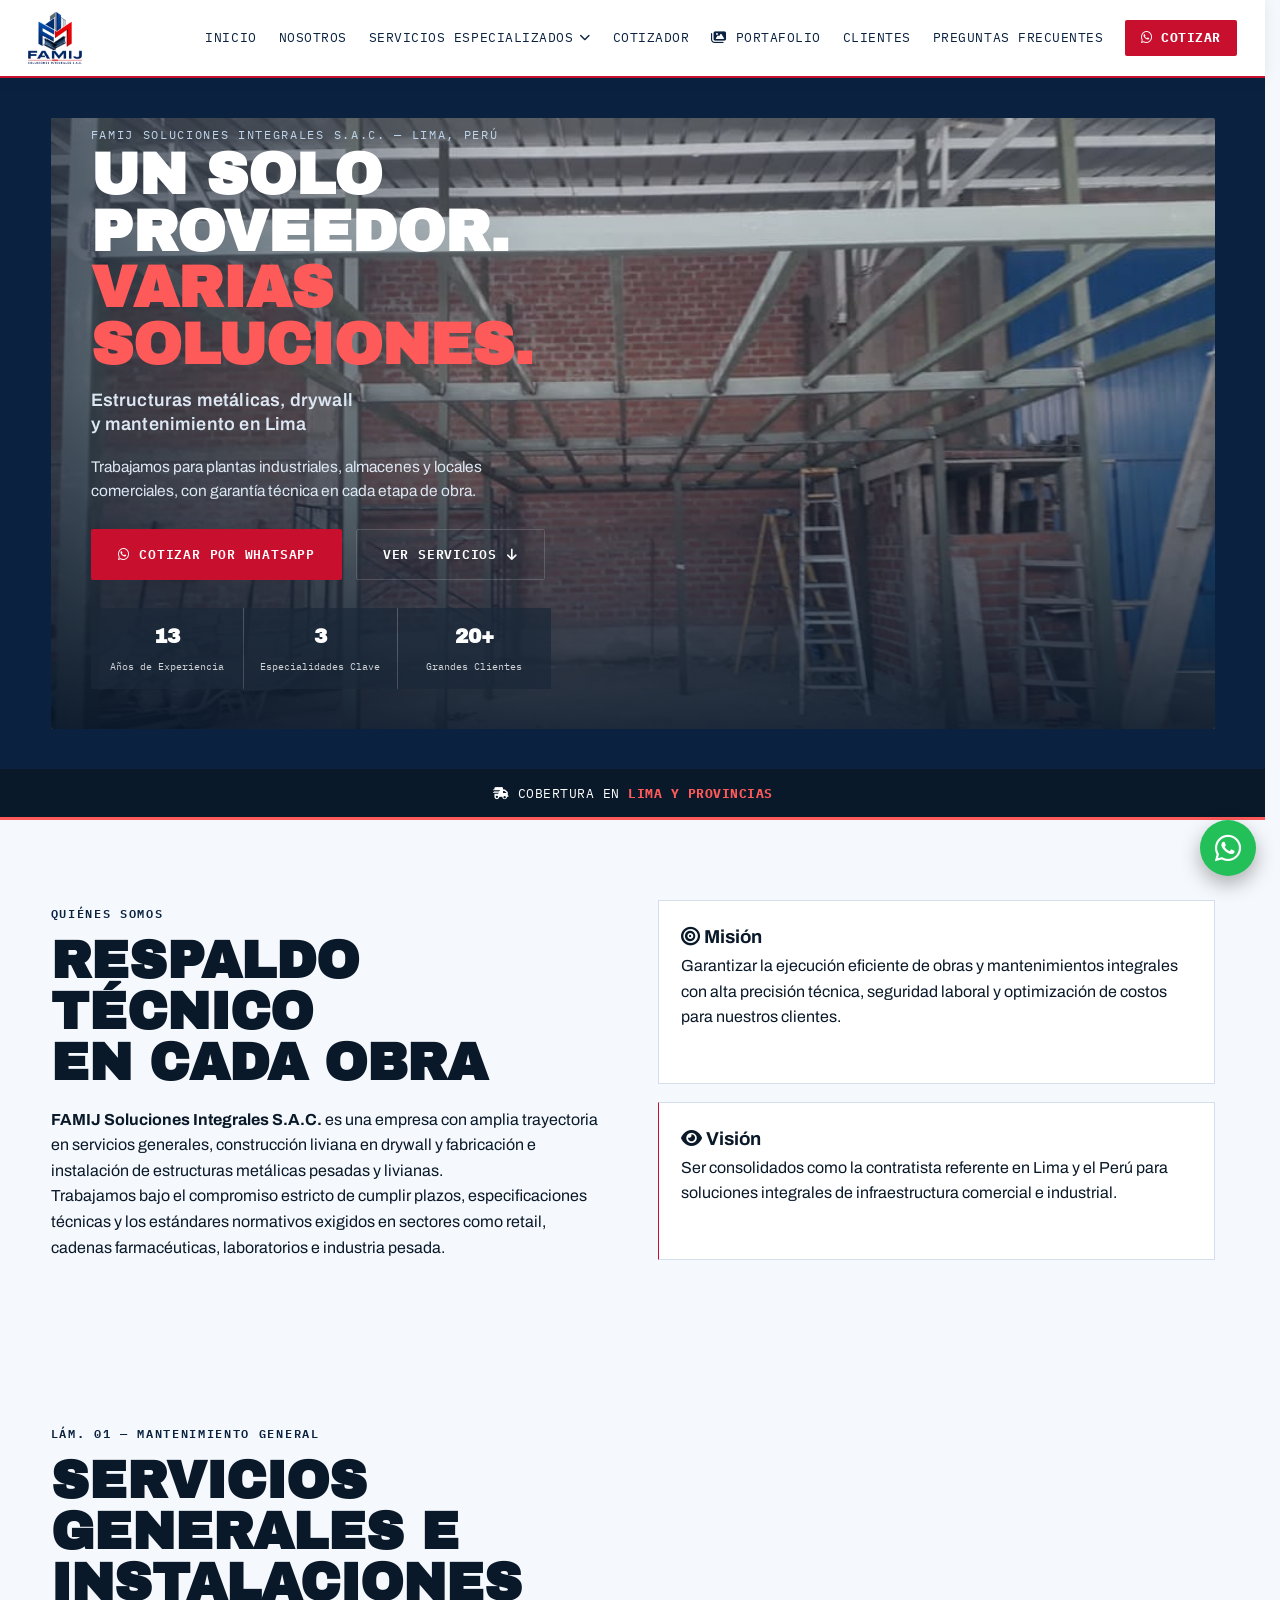
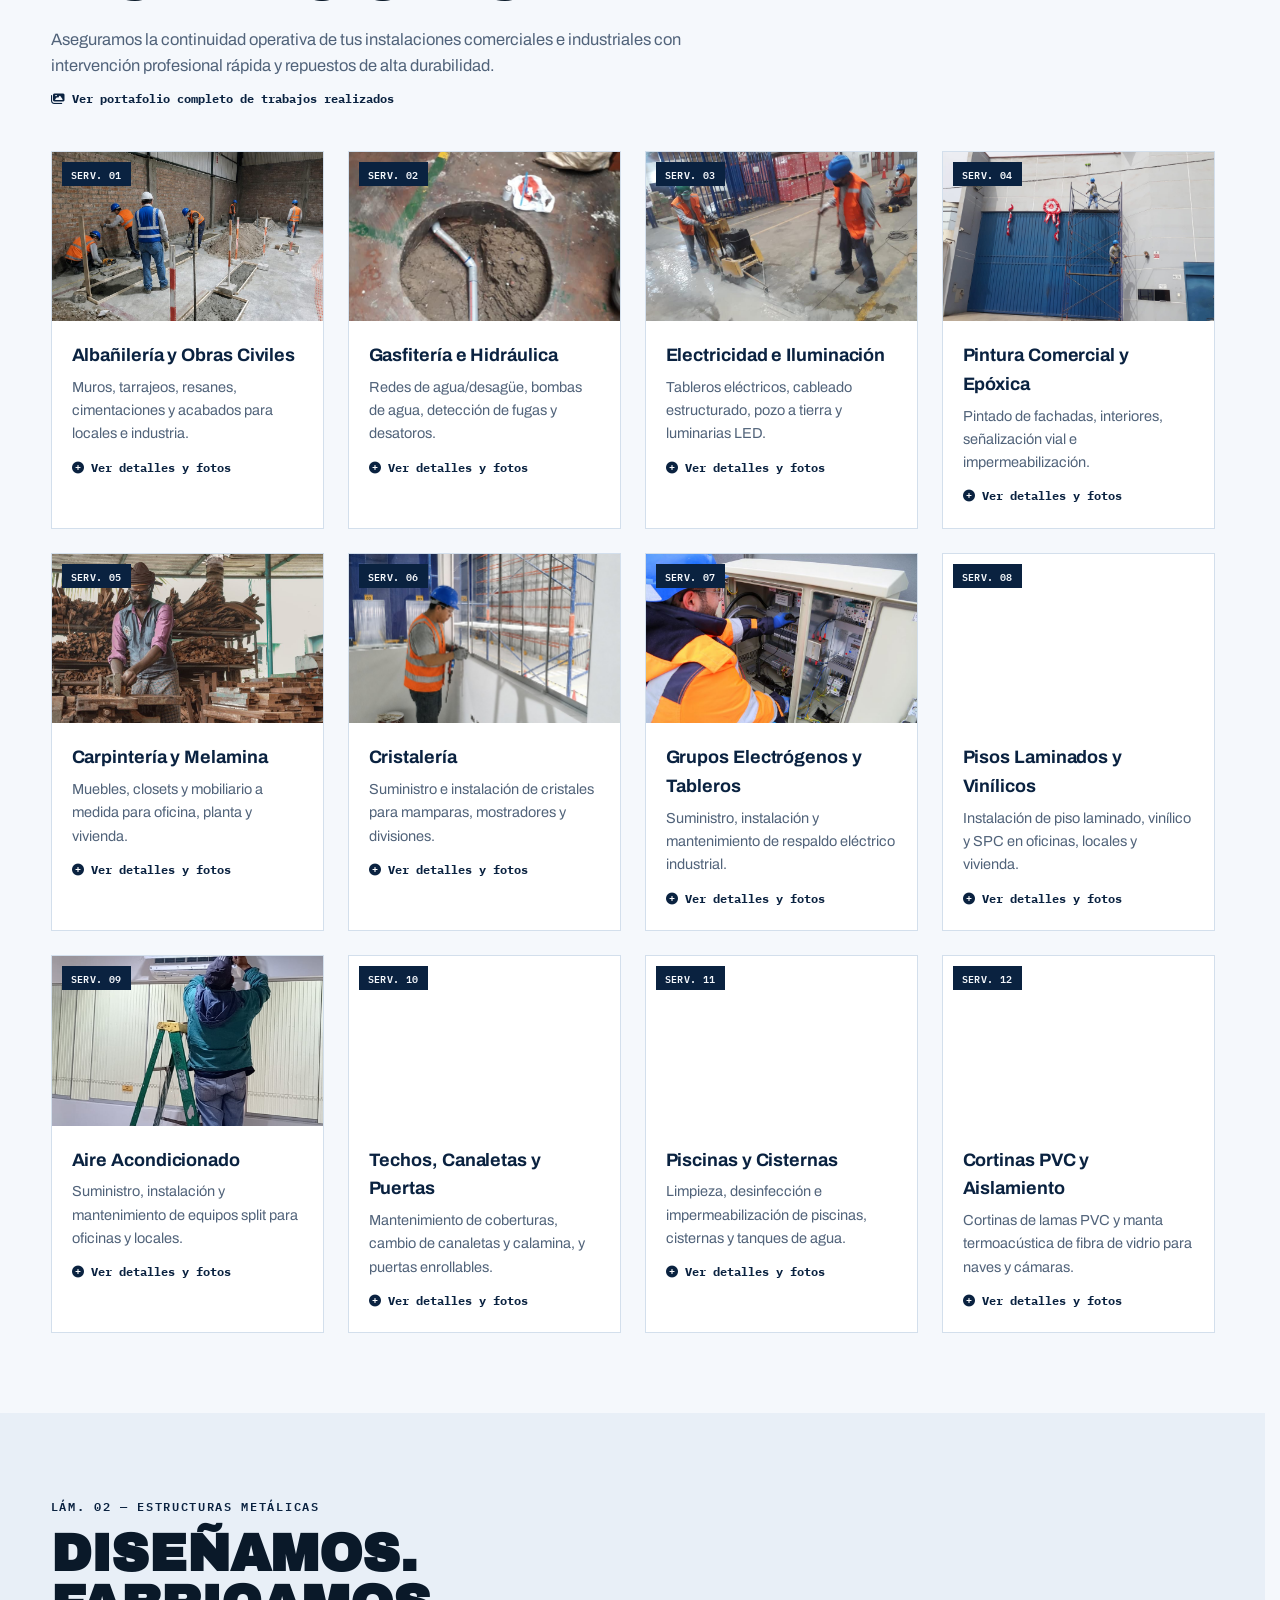
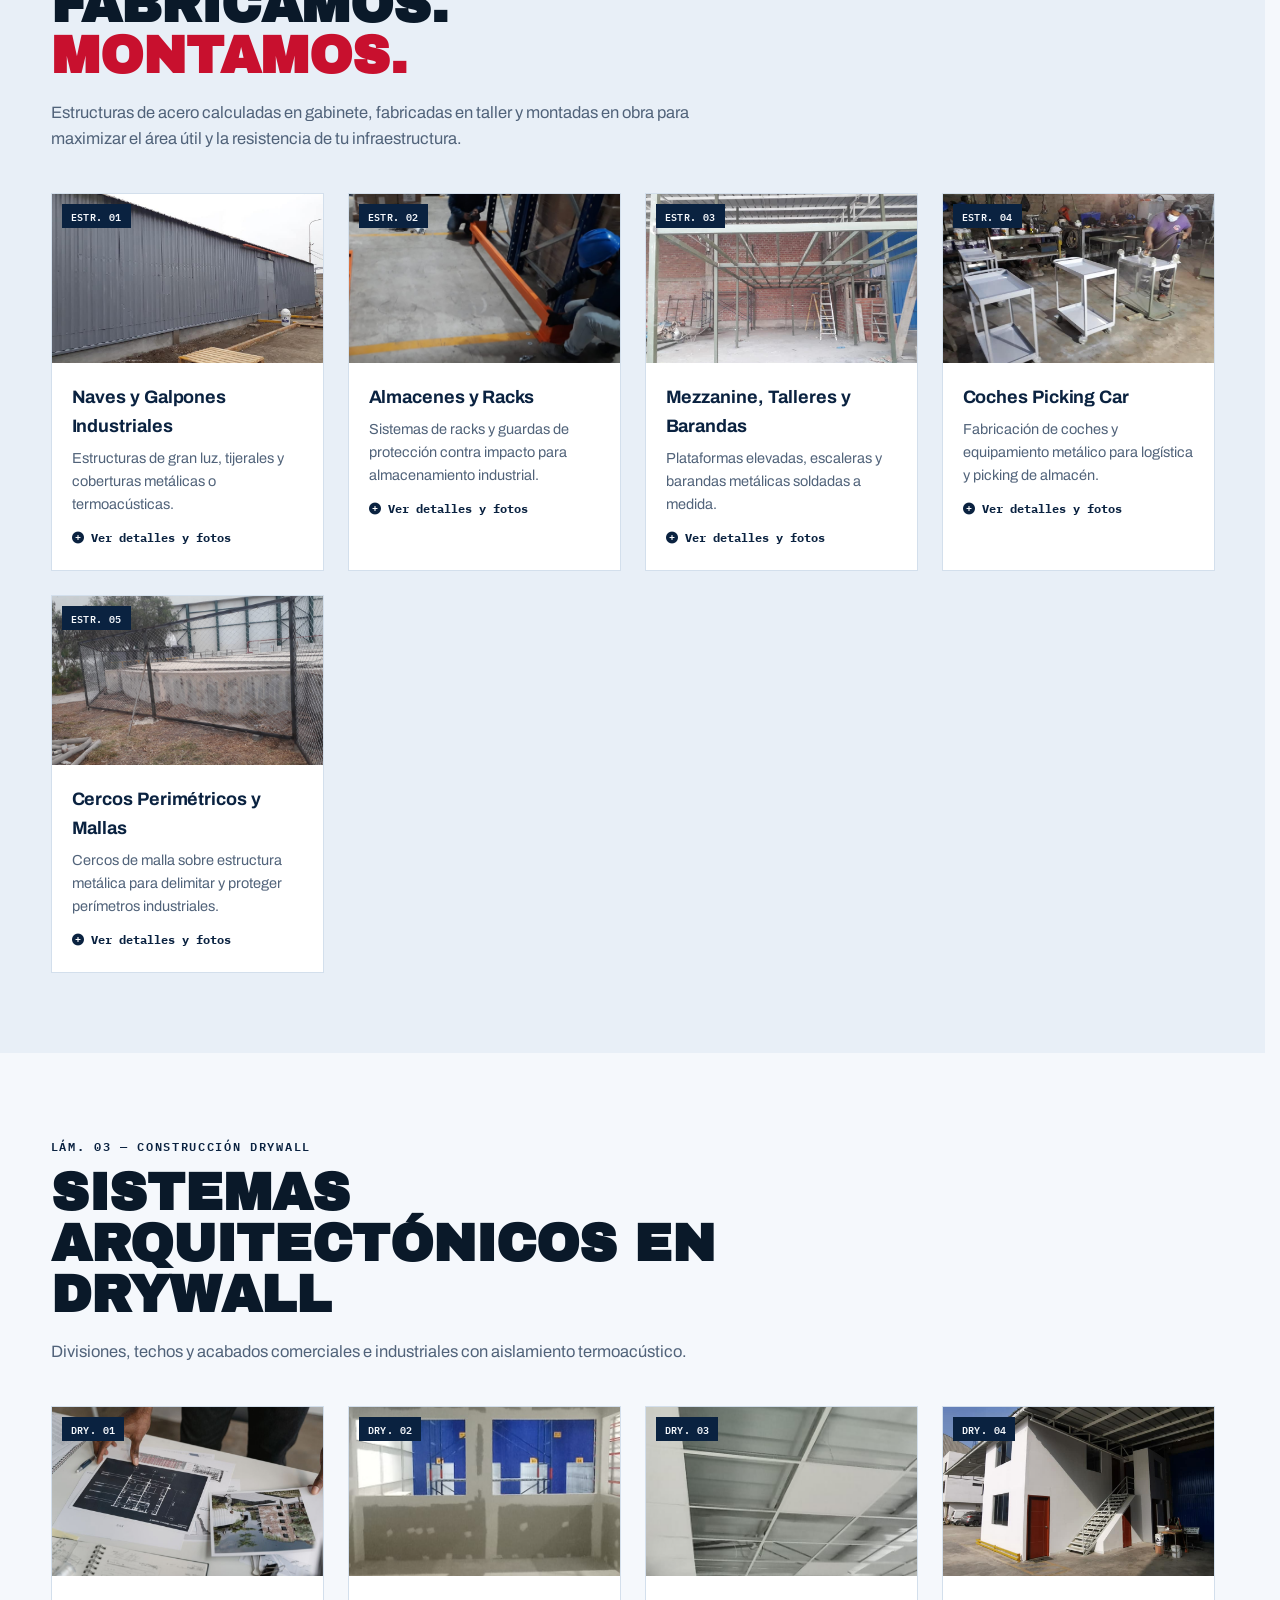
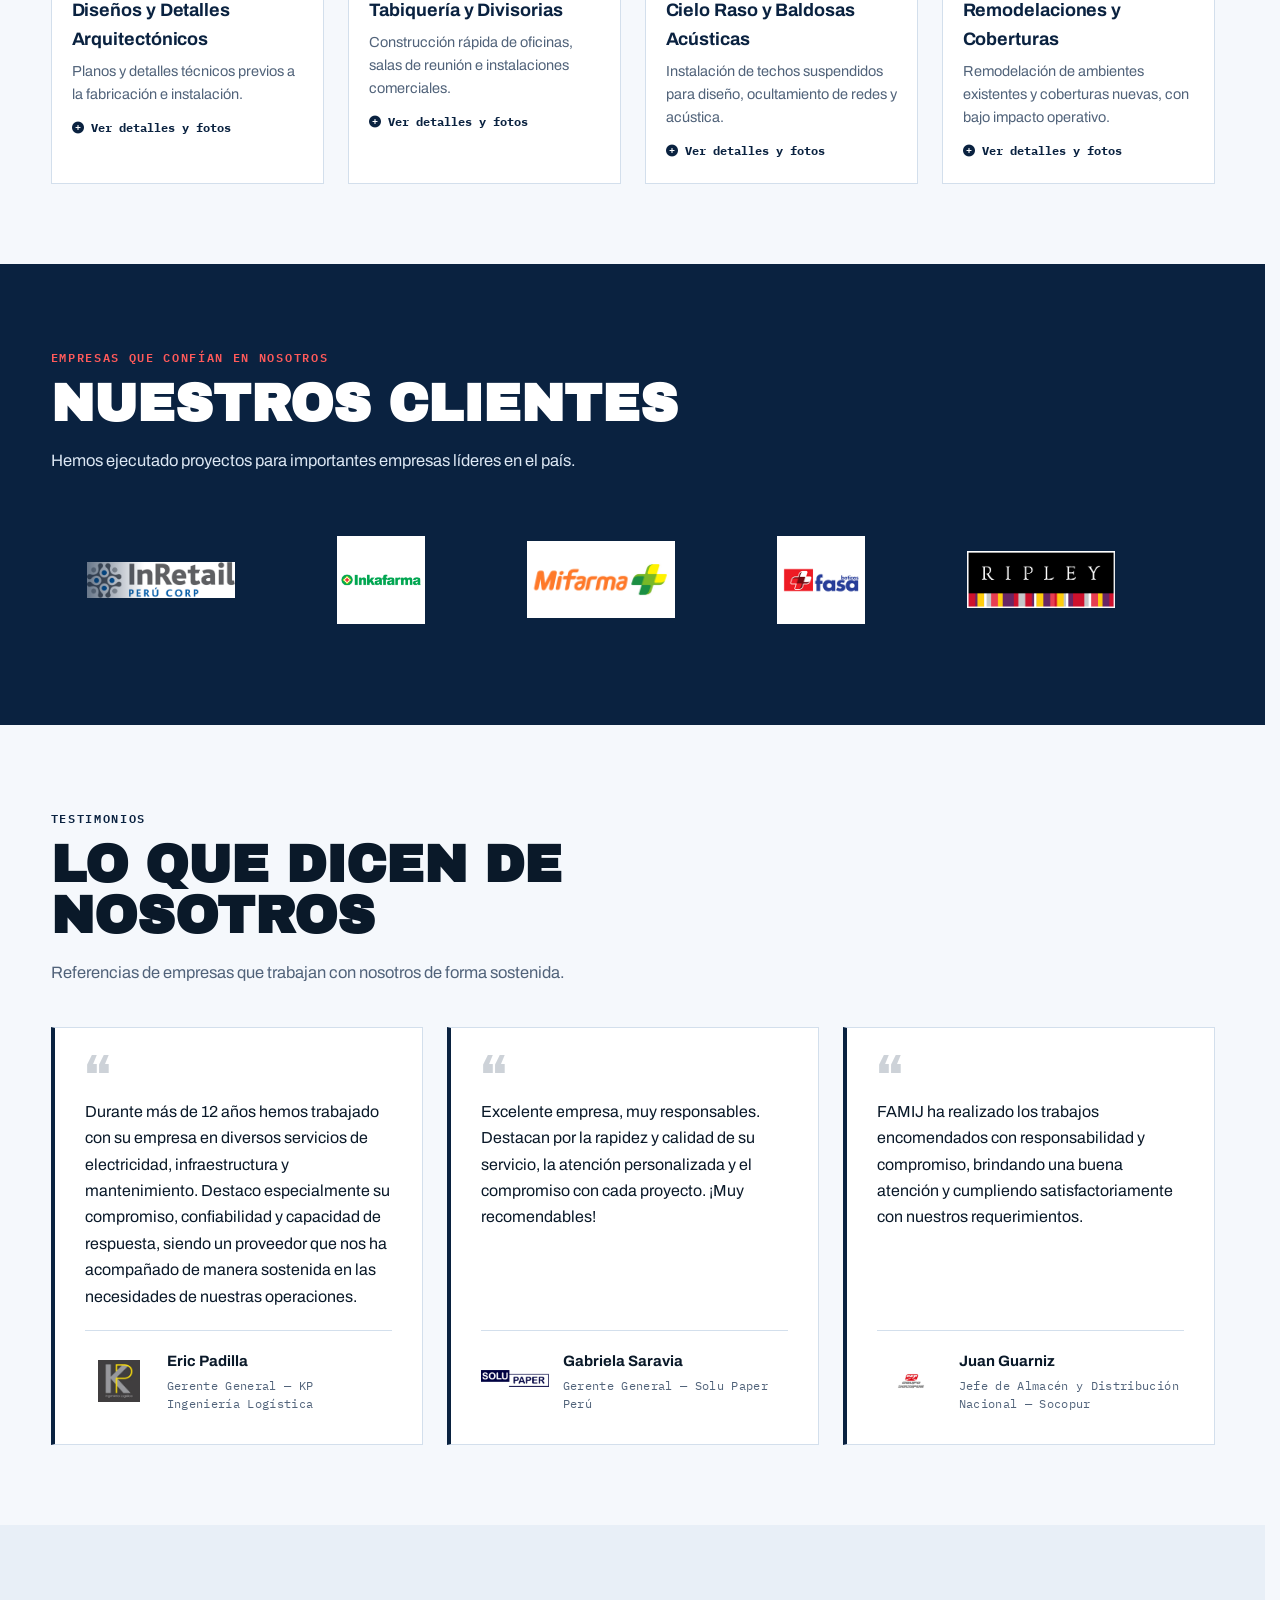
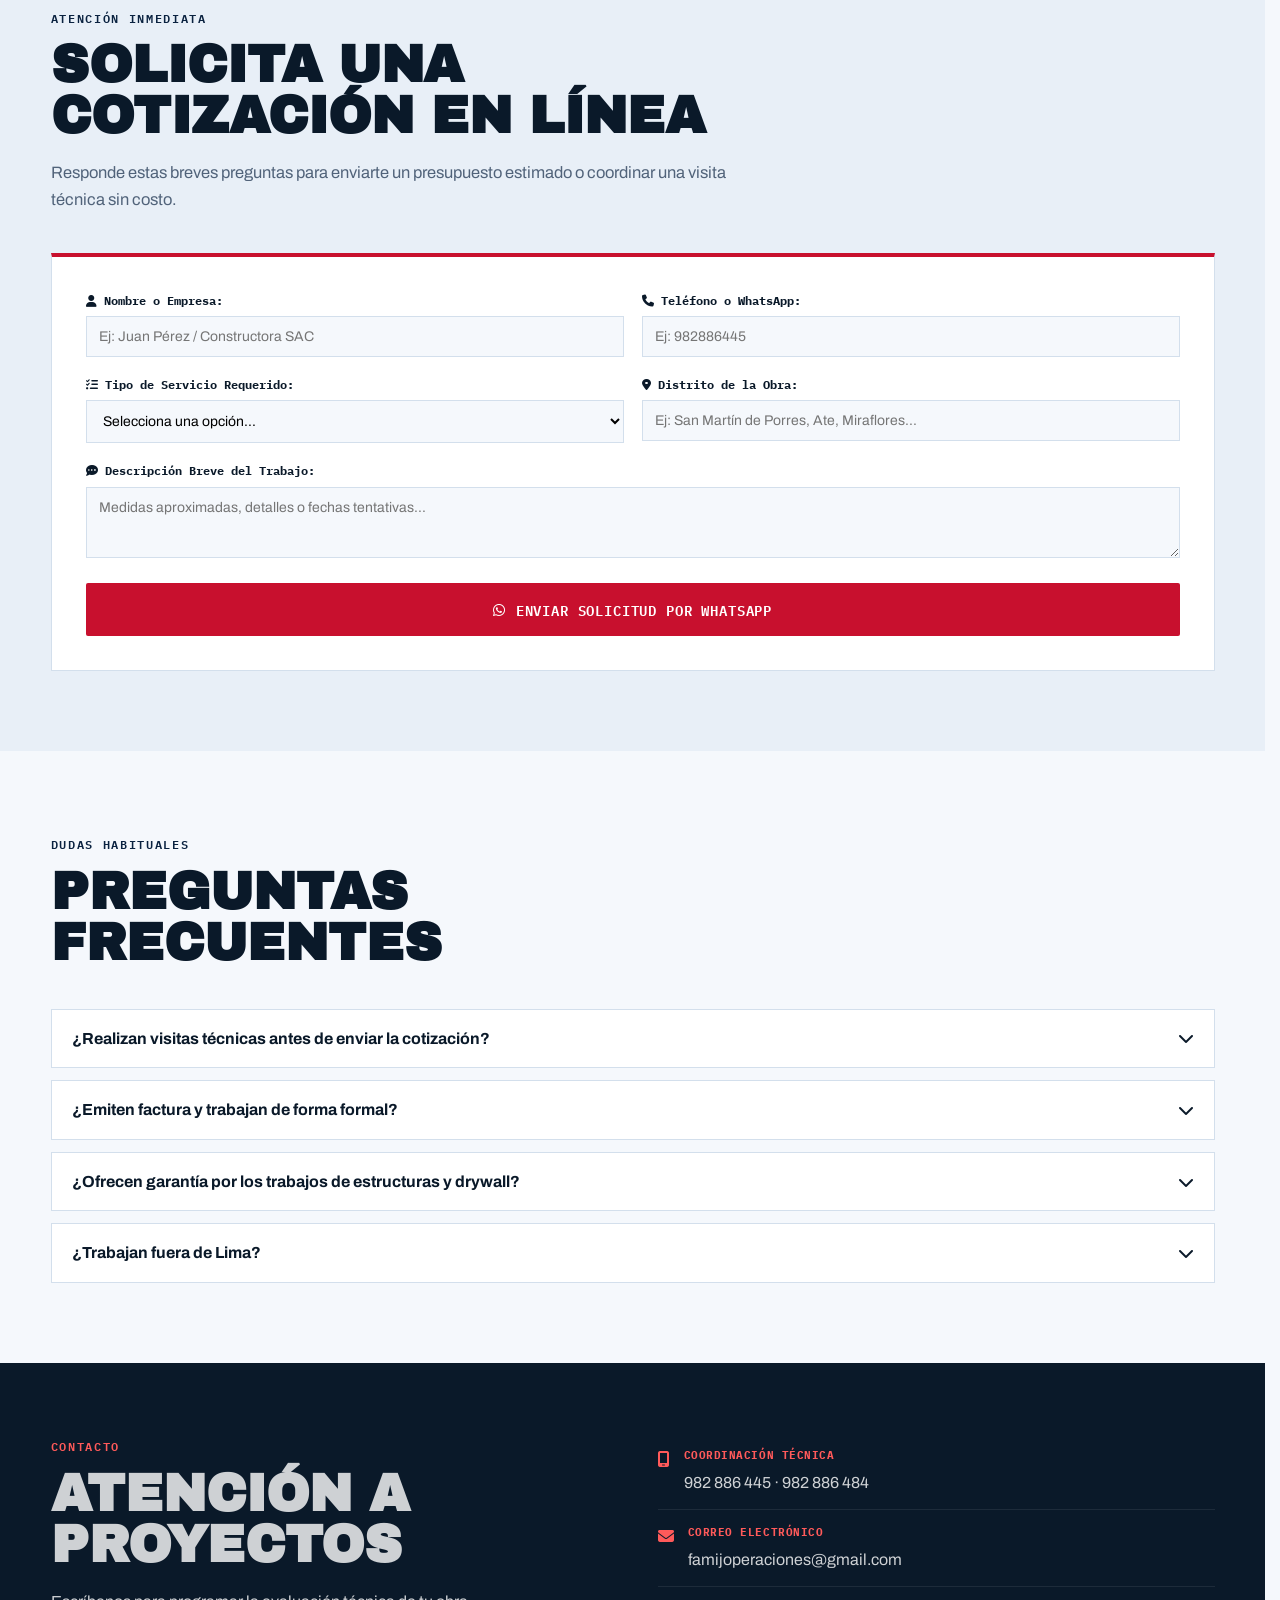
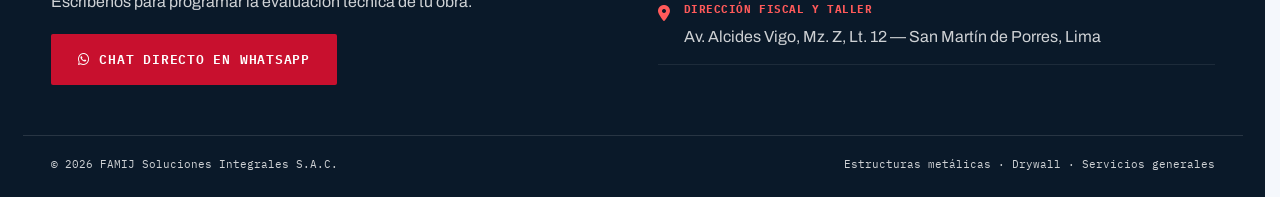
<file: index.html>
<!DOCTYPE html>
<html lang="es">
<head>
<!-- Google tag (gtag.js) -->
<script async src="https://www.googletagmanager.com/gtag/js?id=G-JS81BERVF7"></script>
<script>
  window.dataLayer = window.dataLayer || [];
  function gtag(){dataLayer.push(arguments);}
  gtag("js", new Date());

  gtag("config", "G-JS81BERVF7");
</script>
<meta charset="UTF-8">
<meta name="viewport" content="width=device-width, initial-scale=1.0">
<title>Servicios Generales y Estructuras Metálicas en Lima | FAMIJ</title>
<meta name="description" content="Contratista en Lima: servicios generales, estructuras metálicas, drywall y mantenimiento integral para plantas industriales, almacenes y locales comerciales.">
<link rel="canonical" href="https://famij.com.pe/">
<link rel="icon" type="image/png" sizes="32x32" href="assets/favicon-32.png">
<link rel="icon" type="image/png" sizes="192x192" href="assets/favicon-192.png">
<link rel="apple-touch-icon" sizes="180x180" href="assets/apple-touch-icon.png">
<meta name="theme-color" content="#0A2240">
<meta property="og:type" content="business.business">
<meta property="og:site_name" content="FAMIJ Soluciones Integrales S.A.C.">
<meta property="og:title" content="Servicios Generales y Estructuras Metálicas en Lima | FAMIJ">
<meta property="og:description" content="Contratista en Lima: servicios generales, estructuras metálicas, drywall y mantenimiento integral para plantas industriales, almacenes y locales comerciales.">
<meta property="og:image" content="https://famij.com.pe/assets/trabajos/mezzanine-estructura-metalica.jpg">
<meta property="og:image:alt" content="Mezzanine de estructura metálica fabricado e instalado por FAMIJ">
<meta property="og:url" content="https://famij.com.pe/">
<meta property="og:locale" content="es_PE">
<meta name="twitter:card" content="summary_large_image">
<script type="application/ld+json">
{
  "@context": "https://schema.org",
  "@type": "GeneralContractor",
  "name": "FAMIJ Soluciones Integrales S.A.C.",
  "alternateName": "FAMIJ",
  "url": "https://famij.com.pe/",
  "logo": "https://famij.com.pe/assets/logo-famij.png",
  "foundingDate": "2013-09-12",
  "image": "https://famij.com.pe/assets/trabajos/mezzanine-estructura-metalica.jpg",
  "description": "Construcción en drywall, estructuras metálicas y mantenimiento integral para plantas industriales, almacenes, locales comerciales y vivienda en Lima y provincias.",
  "address": {
    "@type": "PostalAddress",
    "streetAddress": "Av. Alcides Vigo, Mz. Z, Lt. 12",
    "addressLocality": "San Martín de Porres",
    "addressRegion": "Lima",
    "addressCountry": "PE"
  },
  "telephone": "+51982886445",
  "email": "famijoperaciones@gmail.com",
  "areaServed": {
    "@type": "State",
    "name": "Lima y provincias, Perú"
  },
  "priceRange": "$$",
  "hasOfferCatalog": {
    "@type": "OfferCatalog",
    "name": "Servicios de FAMIJ Soluciones Integrales S.A.C.",
    "itemListElement": [
      {
        "@type": "OfferCatalog",
        "name": "Servicios Generales y Mantenimiento",
        "itemListElement": [
          { "@type": "Offer", "itemOffered": { "@type": "Service", "name": "Albañilería y obras civiles" } },
          { "@type": "Offer", "itemOffered": { "@type": "Service", "name": "Gasfitería e hidráulica" } },
          { "@type": "Offer", "itemOffered": { "@type": "Service", "name": "Electricidad e iluminación" } },
          { "@type": "Offer", "itemOffered": { "@type": "Service", "name": "Pintura comercial y epóxica" } },
          { "@type": "Offer", "itemOffered": { "@type": "Service", "name": "Carpintería y melamina" } },
          { "@type": "Offer", "itemOffered": { "@type": "Service", "name": "Cristalería" } },
          { "@type": "Offer", "itemOffered": { "@type": "Service", "name": "Grupos electrógenos y tableros" } },
          { "@type": "Offer", "itemOffered": { "@type": "Service", "name": "Pisos laminados y vinílicos" } },
          { "@type": "Offer", "itemOffered": { "@type": "Service", "name": "Aire acondicionado" } },
          { "@type": "Offer", "itemOffered": { "@type": "Service", "name": "Techos, canaletas y puertas" } },
          { "@type": "Offer", "itemOffered": { "@type": "Service", "name": "Piscinas y cisternas" } },
          { "@type": "Offer", "itemOffered": { "@type": "Service", "name": "Cortinas PVC y aislamiento" } }
        ]
      },
      {
        "@type": "OfferCatalog",
        "name": "Estructuras Metálicas",
        "itemListElement": [
          { "@type": "Offer", "itemOffered": { "@type": "Service", "name": "Naves y galpones industriales" } },
          { "@type": "Offer", "itemOffered": { "@type": "Service", "name": "Almacenes y racks" } },
          { "@type": "Offer", "itemOffered": { "@type": "Service", "name": "Mezzanine, talleres y barandas" } },
          { "@type": "Offer", "itemOffered": { "@type": "Service", "name": "Coches picking car" } },
          { "@type": "Offer", "itemOffered": { "@type": "Service", "name": "Cercos perimétricos y mallas" } }
        ]
      },
      {
        "@type": "OfferCatalog",
        "name": "Construcción en Drywall",
        "itemListElement": [
          { "@type": "Offer", "itemOffered": { "@type": "Service", "name": "Diseños y detalles arquitectónicos" } },
          { "@type": "Offer", "itemOffered": { "@type": "Service", "name": "Tabiquería y divisorias" } },
          { "@type": "Offer", "itemOffered": { "@type": "Service", "name": "Cielo raso y baldosas acústicas" } },
          { "@type": "Offer", "itemOffered": { "@type": "Service", "name": "Remodelaciones y coberturas" } }
        ]
      }
    ]
  }
}
</script>
<link rel="preconnect" href="https://fonts.googleapis.com">
<link href="https://fonts.googleapis.com/css2?family=Archivo:wght@400;500;600;700&family=Archivo+Black&family=IBM+Plex+Mono:wght@400;500;600;700&display=swap" rel="stylesheet">
<link rel="stylesheet" href="https://cdnjs.cloudflare.com/ajax/libs/font-awesome/6.4.0/css/all.min.css">
<link rel="stylesheet" href="style.css">
</head>
<body>

<!-- ============ NAVBAR CON MENU DESPLEGABLE PURE CSS ============ -->
<header class="navbar">
  <a href="#inicio" class="logo"><img src="assets/logo-famij-nav.png" width="163" height="156" alt="FAMIJ Soluciones Integrales S.A.C."></a>

  <input type="checkbox" id="nav-toggle" class="nav-toggle-checkbox">
  <label for="nav-toggle" class="nav-toggle-label" aria-label="Abrir menú">
    <i class="fa-solid fa-bars open-icon"></i>
    <i class="fa-solid fa-xmark close-icon"></i>
  </label>

  <nav class="nav-links">
    <a href="#inicio">Inicio</a>
    <a href="#nosotros">Nosotros</a>

    <!-- CINTA DE OPCIONES / DROPDOWN SERVICIOS -->
    <div class="nav-dropdown">
      <a href="#servicios" class="dropdown-trigger">
        Servicios Especializados <i class="fa-solid fa-chevron-down drop-icon"></i>
      </a>
      <div class="dropdown-menu">
        <a href="servicios-generales.html"><i class="fa-solid fa-screwdriver-wrench"></i> Mantenimiento y Servicios Generales</a>
        <a href="estructuras-metalicas.html"><i class="fa-solid fa-warehouse"></i> Estructuras Metálicas e Industriales</a>
        <a href="drywall.html"><i class="fa-solid fa-border-all"></i> Construcción en Drywall y Coberturas</a>
      </div>
    </div>

    <a href="#cotizacion">Cotizador</a>
    <a href="portafolio.html"><i class="fa-solid fa-images"></i> Portafolio</a>
    <a href="#clientes">Clientes</a>
    <a href="#faq">Preguntas Frecuentes</a>
    <a href="#contacto" class="nav-btn-highlight"><i class="fa-brands fa-whatsapp"></i> Cotizar</a>
  </nav>
</header>

<!-- ============ HERO — foto real de obra ============ -->
<section class="hero" id="inicio">
  <div class="container">
    <div class="hero-frame">
      <div class="hero-photo" role="img" aria-label="Estructura metálica de mezzanine fabricada por FAMIJ Soluciones Integrales"></div>
      <div class="hero-scrim"></div>

      <div class="hero-content">
        <span class="hero-eyebrow">FAMIJ Soluciones Integrales S.A.C. — Lima, Perú</span>
        <h1>
          <span>Un solo proveedor.</span>
          <span class="accent">Varias soluciones.</span>
          <span class="h1-tagline">Estructuras metálicas, drywall y mantenimiento en Lima</span>
        </h1>
        <p class="lede">Trabajamos para plantas industriales, almacenes y locales comerciales, con garantía técnica en cada etapa de obra.</p>
        <div class="hero-actions">
          <a href="https://wa.me/51982886445?text=Hola,%20deseo%20solicitar%20una%20cotización%20para%20un%20proyecto." target="_blank" class="btn btn-primary"><i class="fa-brands fa-whatsapp"></i> Cotizar por WhatsApp</a>
          <a href="#servicios" class="btn btn-outline">Ver Servicios <i class="fa-solid fa-arrow-down"></i></a>
        </div>

        <div class="hero-stats">
          <div><strong data-anios-desde="2013-09-12">12</strong><span>Años de Experiencia</span></div>
          <div><strong>3</strong><span>Especialidades Clave</span></div>
          <div><strong>20+</strong><span>Grandes Clientes</span></div>
        </div>
      </div>
    </div>
  </div>
</section>

<!-- ============ FRANJA DE COBERTURA ============ -->
<div class="trust-strip">
  <div class="container">
    <span><i class="fa-solid fa-truck-fast"></i> Cobertura en <strong>Lima y Provincias</strong></span>
  </div>
</div>

<!-- ============ QUIÉNES SOMOS ============ -->
<section id="nosotros">
  <div class="container about-grid">
    <div>
      <span class="eyebrow">Quiénes somos</span>
      <h2 class="h-section">Respaldo técnico<br>en cada obra</h2>
      <p><b>FAMIJ Soluciones Integrales S.A.C.</b> es una empresa con amplia trayectoria en servicios generales, construcción liviana en drywall y fabricación e instalación de estructuras metálicas pesadas y livianas.</p>
      <p>Trabajamos bajo el compromiso estricto de cumplir plazos, especificaciones técnicas y los estándares normativos exigidos en sectores como retail, cadenas farmacéuticas, laboratorios e industria pesada.</p>
    </div>

    <div class="mv-cards">
      <div class="mv-card">
        <h3><i class="fa-solid fa-bullseye"></i> Misión</h3>
        <p>Garantizar la ejecución eficiente de obras y mantenimientos integrales con alta precisión técnica, seguridad laboral y optimización de costos para nuestros clientes.</p>
      </div>
      <div class="mv-card visn">
        <h3><i class="fa-solid fa-eye"></i> Visión</h3>
        <p>Ser consolidados como la contratista referente en Lima y el Perú para soluciones integrales de infraestructura comercial e industrial.</p>
      </div>
    </div>
  </div>
</section>

<!-- ============ SERVICIOS GENERALES ============ -->
<section id="servicios">
  <div class="container">
    <div class="section-head">
      <span class="eyebrow">Lám. 01 — Mantenimiento General</span>
      <h2 class="h-section">Servicios Generales e Instalaciones</h2>
      <p>Aseguramos la continuidad operativa de tus instalaciones comerciales e industriales con intervención profesional rápida y repuestos de alta durabilidad.</p>
      <a href="portafolio.html" class="btn-detail" style="margin-top:10px; display:inline-block;"><i class="fa-solid fa-images"></i> Ver portafolio completo de trabajos realizados</a>
    </div>

    <div class="plate-grid">
      <!-- 1 Albañilería -->
      <div class="plate-card">
        <div class="plate-photo">
          <span class="plate-tab">SERV. 01</span>
          <img loading="lazy" decoding="async" src="assets/trabajos/base-maquinas-06.jpg" alt="Cuadrilla ejecutando cimentaciones dentro de una nave industrial">
        </div>
        <div class="plate-body">
          <h3>Albañilería y Obras Civiles</h3>
          <p>Muros, tarrajeos, resanes, cimentaciones y acabados para locales e industria.</p>
          <a href="#modal-albanileria" class="btn-detail"><i class="fa-solid fa-circle-plus"></i> Ver detalles y fotos</a>
        </div>
      </div>

      <!-- 2 Gasfitería -->
      <div class="plate-card">
        <div class="plate-photo">
          <span class="plate-tab">SERV. 02</span>
          <img loading="lazy" decoding="async" src="assets/trabajos/gasfiteria-fuga-tuberia.jpg" alt="Tubería reparada por FAMIJ Soluciones Integrales, lista para resane">
        </div>
        <div class="plate-body">
          <h3>Gasfitería e Hidráulica</h3>
          <p>Redes de agua/desagüe, bombas de agua, detección de fugas y desatoros.</p>
          <a href="#modal-gasfiteria" class="btn-detail"><i class="fa-solid fa-circle-plus"></i> Ver detalles y fotos</a>
        </div>
      </div>

      <!-- 3 Electricidad -->
      <div class="plate-card">
        <div class="plate-photo">
          <span class="plate-tab">SERV. 03</span>
          <img loading="lazy" decoding="async" src="assets/trabajos/electricidad-corte-piso.jpg" alt="Corte de piso para cableado interno, trabajo de FAMIJ Soluciones Integrales">
        </div>
        <div class="plate-body">
          <h3>Electricidad e Iluminación</h3>
          <p>Tableros eléctricos, cableado estructurado, pozo a tierra y luminarias LED.</p>
          <a href="#modal-electricidad" class="btn-detail"><i class="fa-solid fa-circle-plus"></i> Ver detalles y fotos</a>
        </div>
      </div>

      <!-- 4 Pintura -->
      <div class="plate-card">
        <div class="plate-photo">
          <span class="plate-tab">SERV. 04</span>
          <img loading="lazy" decoding="async" src="assets/trabajos/pintura-fachada-andamio.jpg" alt="Pintura de fachada industrial con andamio">
        </div>
        <div class="plate-body">
          <h3>Pintura Comercial y Epóxica</h3>
          <p>Pintado de fachadas, interiores, señalización vial e impermeabilización.</p>
          <a href="#modal-pintura" class="btn-detail"><i class="fa-solid fa-circle-plus"></i> Ver detalles y fotos</a>
        </div>
      </div>

      <!-- 5 Carpintería y melamina -->
      <div class="plate-card">
        <div class="plate-photo">
          <span class="plate-tab">SERV. 05</span>
          <img loading="lazy" decoding="async" src="assets/stock/carpinteria-melamina.jpg" alt="Carpintería y melamina">
        </div>
        <div class="plate-body">
          <h3>Carpintería y Melamina</h3>
          <p>Muebles, closets y mobiliario a medida para oficina, planta y vivienda.</p>
          <a href="#modal-carpinteria" class="btn-detail"><i class="fa-solid fa-circle-plus"></i> Ver detalles y fotos</a>
        </div>
      </div>

      <!-- 6 Cristalería -->
      <div class="plate-card">
        <div class="plate-photo">
          <span class="plate-tab">SERV. 06</span>
          <img loading="lazy" decoding="async" src="assets/trabajos/vidrios-mampara-oficina.jpg" alt="Instalación y sellado de mampara de vidrio en oficina">
        </div>
        <div class="plate-body">
          <h3>Cristalería</h3>
          <p>Suministro e instalación de cristales para mamparas, mostradores y divisiones.</p>
          <a href="#modal-cristaleria" class="btn-detail"><i class="fa-solid fa-circle-plus"></i> Ver detalles y fotos</a>
        </div>
      </div>

      <!-- 7 Grupos electrógenos -->
      <div class="plate-card">
        <div class="plate-photo">
          <span class="plate-tab">SERV. 07</span>
          <img loading="lazy" decoding="async" src="assets/stock/grupo-electrogeno-tablero.jpg" alt="Grupos electrógenos y tableros eléctricos">
        </div>
        <div class="plate-body">
          <h3>Grupos Electrógenos y Tableros</h3>
          <p>Suministro, instalación y mantenimiento de respaldo eléctrico industrial.</p>
          <a href="#modal-electrogenos" class="btn-detail"><i class="fa-solid fa-circle-plus"></i> Ver detalles y fotos</a>
        </div>
      </div>

      <!-- 8 Pisos laminados (fotos reales) -->
      <div class="plate-card">
        <div class="plate-photo">
          <span class="plate-tab">SERV. 08</span>
          <img loading="lazy" decoding="async" src="assets/trabajos/piso-laminado-instalacion.jpg" alt="Instalación de piso laminado en oficina">
        </div>
        <div class="plate-body">
          <h3>Pisos Laminados y Vinílicos</h3>
          <p>Instalación de piso laminado, vinílico y SPC en oficinas, locales y vivienda.</p>
          <a href="#modal-pisos" class="btn-detail"><i class="fa-solid fa-circle-plus"></i> Ver detalles y fotos</a>
        </div>
      </div>

      <!-- 9 Aire acondicionado (fotos reales) -->
      <div class="plate-card">
        <div class="plate-photo">
          <span class="plate-tab">SERV. 09</span>
          <img loading="lazy" decoding="async" src="assets/trabajos/aire-acondicionado-instalacion.jpg" alt="Instalación de equipo split de aire acondicionado">
        </div>
        <div class="plate-body">
          <h3>Aire Acondicionado</h3>
          <p>Suministro, instalación y mantenimiento de equipos split para oficinas y locales.</p>
          <a href="#modal-aire" class="btn-detail"><i class="fa-solid fa-circle-plus"></i> Ver detalles y fotos</a>
        </div>
      </div>

      <!-- 10 Techos, canaletas y puertas (fotos reales) -->
      <div class="plate-card">
        <div class="plate-photo">
          <span class="plate-tab">SERV. 10</span>
          <img loading="lazy" decoding="async" src="assets/trabajos/canaleta-nueva-instalada.jpg" alt="Canaleta galvanizada nueva instalada en techo industrial">
        </div>
        <div class="plate-body">
          <h3>Techos, Canaletas y Puertas</h3>
          <p>Mantenimiento de coberturas, cambio de canaletas y calamina, y puertas enrollables.</p>
          <a href="#modal-techos" class="btn-detail"><i class="fa-solid fa-circle-plus"></i> Ver detalles y fotos</a>
        </div>
      </div>

      <!-- 11 Piscinas y cisternas (fotos reales) -->
      <div class="plate-card">
        <div class="plate-photo">
          <span class="plate-tab">SERV. 11</span>
          <img loading="lazy" decoding="async" src="assets/trabajos/piscina-terminada.jpg" alt="Piscina terminada tras el mantenimiento">
        </div>
        <div class="plate-body">
          <h3>Piscinas y Cisternas</h3>
          <p>Limpieza, desinfección e impermeabilización de piscinas, cisternas y tanques de agua.</p>
          <a href="#modal-piscinas" class="btn-detail"><i class="fa-solid fa-circle-plus"></i> Ver detalles y fotos</a>
        </div>
      </div>

      <!-- 12 Cortinas PVC y aislamiento (fotos reales) -->
      <div class="plate-card">
        <div class="plate-photo">
          <span class="plate-tab">SERV. 12</span>
          <img loading="lazy" decoding="async" src="assets/trabajos/cortinas-pvc-pasadizos.jpg" alt="Cortinas de lamas de PVC instaladas en pasadizos de almacén">
        </div>
        <div class="plate-body">
          <h3>Cortinas PVC y Aislamiento</h3>
          <p>Cortinas de lamas PVC y manta termoacústica de fibra de vidrio para naves y cámaras.</p>
          <a href="#modal-cortinas" class="btn-detail"><i class="fa-solid fa-circle-plus"></i> Ver detalles y fotos</a>
        </div>
      </div>
    </div>
  </div>
</section>

<!-- ============ ESTRUCTURAS METÁLICAS ============ -->
<section class="section-alt" id="estructuras">
  <div class="container">
    <div class="section-head">
      <span class="eyebrow">Lám. 02 — Estructuras Metálicas</span>
      <h2 class="h-section">Diseñamos. Fabricamos. <span class="accent">Montamos.</span></h2>
      <p>Estructuras de acero calculadas en gabinete, fabricadas en taller y montadas en obra para maximizar el área útil y la resistencia de tu infraestructura.</p>
    </div>

    <div class="plate-grid">
      <!-- 1 Naves industriales -->
      <div class="plate-card">
        <div class="plate-photo">
          <span class="plate-tab">ESTR. 01</span>
          <img loading="lazy" decoding="async" src="assets/trabajos/nave-industrial-fachada.jpg" alt="Fachada de nave industrial construida por FAMIJ Soluciones Integrales">
        </div>
        <div class="plate-body">
          <h3>Naves y Galpones Industriales</h3>
          <p>Estructuras de gran luz, tijerales y coberturas metálicas o termoacústicas.</p>
          <a href="#modal-naves" class="btn-detail"><i class="fa-solid fa-circle-plus"></i> Ver detalles y fotos</a>
        </div>
      </div>

      <!-- 2 Almacenes y racks (fotos reales) -->
      <div class="plate-card">
        <div class="plate-photo">
          <span class="plate-tab">ESTR. 02</span>
          <img loading="lazy" decoding="async" src="assets/trabajos/rack-vigas-instalacion.jpg" alt="Instalación de vigas de rack industrial">
        </div>
        <div class="plate-body">
          <h3>Almacenes y Racks</h3>
          <p>Sistemas de racks y guardas de protección contra impacto para almacenamiento industrial.</p>
          <a href="#modal-racks" class="btn-detail"><i class="fa-solid fa-circle-plus"></i> Ver detalles y fotos</a>
        </div>
      </div>

      <!-- 3 Mezzanine y barandas (fotos reales) -->
      <div class="plate-card">
        <div class="plate-photo">
          <span class="plate-tab">ESTR. 03</span>
          <img loading="lazy" decoding="async" src="assets/trabajos/mezzanine-estructura-metalica.jpg" alt="Estructura metálica de mezzanine fabricada por FAMIJ Soluciones Integrales">
        </div>
        <div class="plate-body">
          <h3>Mezzanine, Talleres y Barandas</h3>
          <p>Plataformas elevadas, escaleras y barandas metálicas soldadas a medida.</p>
          <a href="#modal-mezzanine" class="btn-detail"><i class="fa-solid fa-circle-plus"></i> Ver detalles y fotos</a>
        </div>
      </div>

      <!-- 4 Coches picking car (fotos reales) -->
      <div class="plate-card">
        <div class="plate-photo">
          <span class="plate-tab">ESTR. 04</span>
          <img loading="lazy" decoding="async" src="assets/trabajos/coche-picking-fabricacion-1.jpg" alt="Fabricación de coches picking car en taller FAMIJ">
        </div>
        <div class="plate-body">
          <h3>Coches Picking Car</h3>
          <p>Fabricación de coches y equipamiento metálico para logística y picking de almacén.</p>
          <a href="#modal-picking" class="btn-detail"><i class="fa-solid fa-circle-plus"></i> Ver detalles y fotos</a>
        </div>
      </div>

      <!-- 5 Cercos perimétricos (fotos reales) -->
      <div class="plate-card">
        <div class="plate-photo">
          <span class="plate-tab">ESTR. 05</span>
          <img loading="lazy" decoding="async" src="assets/trabajos/cerco-malla-perimetrico.jpg" alt="Cerco perimétrico de malla en planta industrial">
        </div>
        <div class="plate-body">
          <h3>Cercos Perimétricos y Mallas</h3>
          <p>Cercos de malla sobre estructura metálica para delimitar y proteger perímetros industriales.</p>
          <a href="#modal-cercos" class="btn-detail"><i class="fa-solid fa-circle-plus"></i> Ver detalles y fotos</a>
        </div>
      </div>
    </div>
  </div>
</section>

<!-- ============ DRYWALL ============ -->
<section id="drywall">
  <div class="container">
    <div class="section-head">
      <span class="eyebrow">Lám. 03 — Construcción Drywall</span>
      <h2 class="h-section">Sistemas Arquitectónicos en Drywall</h2>
      <p>Divisiones, techos y acabados comerciales e industriales con aislamiento termoacústico.</p>
    </div>

    <div class="plate-grid">
      <!-- 1 Diseños arquitectónicos -->
      <div class="plate-card">
        <div class="plate-photo">
          <span class="plate-tab">DRY. 01</span>
          <img loading="lazy" decoding="async" src="assets/stock/diseno-arquitectonico.jpg" alt="Diseños y detalles arquitectónicos">
        </div>
        <div class="plate-body">
          <h3>Diseños y Detalles Arquitectónicos</h3>
          <p>Planos y detalles técnicos previos a la fabricación e instalación.</p>
          <a href="#modal-drywall-disenos" class="btn-detail"><i class="fa-solid fa-circle-plus"></i> Ver detalles y fotos</a>
        </div>
      </div>

      <!-- 2 Divisiones de oficinas -->
      <div class="plate-card">
        <div class="plate-photo">
          <span class="plate-tab">DRY. 02</span>
          <img loading="lazy" decoding="async" src="assets/trabajos/drywall-oficina-ventanas.jpg" alt="Tabiquería de drywall masillada con vanos de ventana">
        </div>
        <div class="plate-body">
          <h3>Tabiquería y Divisorias</h3>
          <p>Construcción rápida de oficinas, salas de reunión e instalaciones comerciales.</p>
          <a href="#modal-drywall-oficinas" class="btn-detail"><i class="fa-solid fa-circle-plus"></i> Ver detalles y fotos</a>
        </div>
      </div>

      <!-- 3 Cielo raso -->
      <div class="plate-card">
        <div class="plate-photo">
          <span class="plate-tab">DRY. 03</span>
          <img loading="lazy" decoding="async" src="assets/trabajos/cielo-raso-instalacion.jpg" alt="Instalación de baldosas sobre estructura de cielo raso">
        </div>
        <div class="plate-body">
          <h3>Cielo Raso y Baldosas Acústicas</h3>
          <p>Instalación de techos suspendidos para diseño, ocultamiento de redes y acústica.</p>
          <a href="#modal-drywall-techos" class="btn-detail"><i class="fa-solid fa-circle-plus"></i> Ver detalles y fotos</a>
        </div>
      </div>

      <!-- 4 Remodelaciones y coberturas -->
      <div class="plate-card">
        <div class="plate-photo">
          <span class="plate-tab">DRY. 04</span>
          <img loading="lazy" decoding="async" src="assets/trabajos/edificio-dos-pisos-terminado.jpg" alt="Edificio de dos pisos con cobertura terminado">
        </div>
        <div class="plate-body">
          <h3>Remodelaciones y Coberturas</h3>
          <p>Remodelación de ambientes existentes y coberturas nuevas, con bajo impacto operativo.</p>
          <a href="#modal-drywall-remodelacion" class="btn-detail"><i class="fa-solid fa-circle-plus"></i> Ver detalles y fotos</a>
        </div>
      </div>
    </div>
  </div>
</section>

<!-- ============ CLIENTES CON LOGOS ============ -->
<section class="section-dark" id="clientes">
  <div class="container">
    <div class="section-head">
      <span class="eyebrow eyebrow--light">Empresas que confían en nosotros</span>
      <h2 class="h-section">Nuestros Clientes</h2>
      <p>Hemos ejecutado proyectos para importantes empresas líderes en el país.</p>
    </div>

    <div class="logos-marquee">
      <div class="logos-track">
        <!-- Primer set (leído por lectores de pantalla) -->
        <div class="logo-item"><img loading="lazy" decoding="async" src="assets/clientes/inretail.png" alt="InRetail Perú Corp"></div>
        <div class="logo-item"><img loading="lazy" decoding="async" src="assets/clientes/inkafarma.png" alt="Inkafarma"></div>
        <div class="logo-item"><img loading="lazy" decoding="async" src="assets/clientes/mifarma.png" alt="Mifarma"></div>
        <div class="logo-item"><img loading="lazy" decoding="async" src="assets/clientes/fasa.png" alt="Boticas Fasa"></div>
        <div class="logo-item"><img loading="lazy" decoding="async" src="assets/clientes/ripley.png" alt="Ripley Perú"></div>
        <div class="logo-item"><img loading="lazy" decoding="async" src="assets/clientes/topitop.png" alt="Topitop"></div>
        <div class="logo-item"><img loading="lazy" decoding="async" src="assets/clientes/komatsu.png" alt="Komatsu"></div>
        <div class="logo-item"><img loading="lazy" decoding="async" src="assets/clientes/mitsui.png" alt="Mitsui Automotive"></div>
        <div class="logo-item"><img loading="lazy" decoding="async" src="assets/clientes/cosapi.png" alt="Cosapi"></div>
        <div class="logo-item"><img loading="lazy" decoding="async" src="assets/clientes/perufarma.png" alt="Perufarma"></div>
        <div class="logo-item"><img loading="lazy" decoding="async" src="assets/clientes/costeno.png" alt="Costeño Alimentos"></div>
        <div class="logo-item"><img loading="lazy" decoding="async" src="assets/clientes/agp.png" alt="AGP Intelligent Glass"></div>
        <div class="logo-item"><img loading="lazy" decoding="async" src="assets/clientes/solu-paper.png" alt="Solu Paper"></div>
        <div class="logo-item"><img loading="lazy" decoding="async" src="assets/clientes/club-terrazas.png" alt="Club Terrazas"></div>
        <div class="logo-item"><img loading="lazy" decoding="async" src="assets/clientes/plastimiq.png" alt="Plastimiq"></div>
        <div class="logo-item"><img loading="lazy" decoding="async" src="assets/clientes/promogesa.png" alt="Promogesa"></div>
        <div class="logo-item"><img loading="lazy" decoding="async" src="assets/clientes/scp-socopur.png" alt="SCP Socopur"></div>
        <div class="logo-item"><img loading="lazy" decoding="async" src="assets/clientes/kp-ingenieria-logistica.png" alt="KP Ingeniería Logística"></div>
        <div class="logo-item"><img loading="lazy" decoding="async" src="assets/clientes/smasac.png" alt="Laboratorios SMASAC"></div>
        <div class="logo-item"><img loading="lazy" decoding="async" src="assets/clientes/negociar.png" alt="Negociar"></div>

        <!-- Segundo set idéntico, oculto para lectores de pantalla: solo cierra el loop visual -->
        <div class="logo-item" aria-hidden="true"><img loading="lazy" decoding="async" src="assets/clientes/inretail.png" alt=""></div>
        <div class="logo-item" aria-hidden="true"><img loading="lazy" decoding="async" src="assets/clientes/inkafarma.png" alt=""></div>
        <div class="logo-item" aria-hidden="true"><img loading="lazy" decoding="async" src="assets/clientes/mifarma.png" alt=""></div>
        <div class="logo-item" aria-hidden="true"><img loading="lazy" decoding="async" src="assets/clientes/fasa.png" alt=""></div>
        <div class="logo-item" aria-hidden="true"><img loading="lazy" decoding="async" src="assets/clientes/ripley.png" alt=""></div>
        <div class="logo-item" aria-hidden="true"><img loading="lazy" decoding="async" src="assets/clientes/topitop.png" alt=""></div>
        <div class="logo-item" aria-hidden="true"><img loading="lazy" decoding="async" src="assets/clientes/komatsu.png" alt=""></div>
        <div class="logo-item" aria-hidden="true"><img loading="lazy" decoding="async" src="assets/clientes/mitsui.png" alt=""></div>
        <div class="logo-item" aria-hidden="true"><img loading="lazy" decoding="async" src="assets/clientes/cosapi.png" alt=""></div>
        <div class="logo-item" aria-hidden="true"><img loading="lazy" decoding="async" src="assets/clientes/perufarma.png" alt=""></div>
        <div class="logo-item" aria-hidden="true"><img loading="lazy" decoding="async" src="assets/clientes/costeno.png" alt=""></div>
        <div class="logo-item" aria-hidden="true"><img loading="lazy" decoding="async" src="assets/clientes/agp.png" alt=""></div>
        <div class="logo-item" aria-hidden="true"><img loading="lazy" decoding="async" src="assets/clientes/solu-paper.png" alt=""></div>
        <div class="logo-item" aria-hidden="true"><img loading="lazy" decoding="async" src="assets/clientes/club-terrazas.png" alt=""></div>
        <div class="logo-item" aria-hidden="true"><img loading="lazy" decoding="async" src="assets/clientes/plastimiq.png" alt=""></div>
        <div class="logo-item" aria-hidden="true"><img loading="lazy" decoding="async" src="assets/clientes/promogesa.png" alt=""></div>
        <div class="logo-item" aria-hidden="true"><img loading="lazy" decoding="async" src="assets/clientes/scp-socopur.png" alt=""></div>
        <div class="logo-item" aria-hidden="true"><img loading="lazy" decoding="async" src="assets/clientes/kp-ingenieria-logistica.png" alt=""></div>
        <div class="logo-item" aria-hidden="true"><img loading="lazy" decoding="async" src="assets/clientes/smasac.png" alt=""></div>
        <div class="logo-item" aria-hidden="true"><img loading="lazy" decoding="async" src="assets/clientes/negociar.png" alt=""></div>
      </div>
    </div>
  </div>
</section>

<!-- ============ TESTIMONIOS ============ -->
<!-- Solo citas reales, con nombre, cargo y empresa autorizados.
     No agregar ninguna sin esos tres datos. -->
<section id="testimonios">
  <div class="container">
    <div class="section-head">
      <span class="eyebrow">Testimonios</span>
      <h2 class="h-section">Lo Que Dicen de Nosotros</h2>
      <p>Referencias de empresas que trabajan con nosotros de forma sostenida.</p>
    </div>

    <div class="testi-grid">
      <figure class="testi-card">
        <blockquote>
          <p>Durante más de 12 años hemos trabajado con su empresa en diversos servicios de electricidad, infraestructura y mantenimiento. Destaco especialmente su compromiso, confiabilidad y capacidad de respuesta, siendo un proveedor que nos ha acompañado de manera sostenida en las necesidades de nuestras operaciones.</p>
        </blockquote>
        <figcaption class="testi-author">
          <img loading="lazy" decoding="async" src="assets/clientes/kp-ingenieria-logistica.png" alt="KP Ingeniería Logística">
          <div>
            <strong>Eric Padilla</strong>
            <span>Gerente General — KP Ingeniería Logística</span>
          </div>
        </figcaption>
      </figure>

      <figure class="testi-card">
        <blockquote>
          <p>Excelente empresa, muy responsables. Destacan por la rapidez y calidad de su servicio, la atención personalizada y el compromiso con cada proyecto. ¡Muy recomendables!</p>
        </blockquote>
        <figcaption class="testi-author">
          <img loading="lazy" decoding="async" src="assets/clientes/solu-paper.png" alt="Solu Paper Perú">
          <div>
            <strong>Gabriela Saravia</strong>
            <span>Gerente General — Solu Paper Perú</span>
          </div>
        </figcaption>
      </figure>

      <figure class="testi-card">
        <blockquote>
          <p>FAMIJ ha realizado los trabajos encomendados con responsabilidad y compromiso, brindando una buena atención y cumpliendo satisfactoriamente con nuestros requerimientos.</p>
        </blockquote>
        <figcaption class="testi-author">
          <img loading="lazy" decoding="async" src="assets/clientes/scp-socopur.png" alt="Socopur">
          <div>
            <strong>Juan Guarniz</strong>
            <span>Jefe de Almacén y Distribución Nacional — Socopur</span>
          </div>
        </figcaption>
      </figure>
    </div>
  </div>
</section>

<!-- ============ FORMULARIO DE COTIZACIÓN RÁPIDA ============ -->
<section id="cotizacion" class="section-alt">
  <div class="container">
    <div class="section-head">
      <span class="eyebrow">Atención Inmediata</span>
      <h2 class="h-section">Solicita una Cotización en Línea</h2>
      <p>Responde estas breves preguntas para enviarte un presupuesto estimado o coordinar una visita técnica sin costo.</p>
    </div>

    <form class="quote-form" id="quote-form" action="https://wa.me/51982886445" method="get" target="_blank">
      <div class="form-grid">
        <div class="form-group">
          <label for="qf-nombre"><i class="fa-solid fa-user"></i> Nombre o Empresa:</label>
          <input type="text" id="qf-nombre" name="nombre" autocomplete="name" placeholder="Ej: Juan Pérez / Constructora SAC" required>
        </div>
        <div class="form-group">
          <label for="qf-telefono"><i class="fa-solid fa-phone"></i> Teléfono o WhatsApp:</label>
          <input type="tel" id="qf-telefono" name="telefono" autocomplete="tel" placeholder="Ej: 982886445" required>
        </div>
        <div class="form-group">
          <label for="qf-servicio"><i class="fa-solid fa-list-check"></i> Tipo de Servicio Requerido:</label>
          <select id="qf-servicio" name="servicio" required>
            <option value="">Selecciona una opción...</option>
            <option value="Estructuras Metálicas / Mezzanine">Estructuras Metálicas / Mezzanine</option>
            <option value="Construcción en Drywall / Techos">Construcción en Drywall / Techos</option>
            <option value="Servicios Generales / Mantenimiento">Servicios Generales / Mantenimiento</option>
            <option value="Pintura / Acabados Epóxicos">Pintura / Acabados Epóxicos</option>
            <option value="Pisos Laminados y Vinílicos">Pisos Laminados y Vinílicos</option>
            <option value="Aire Acondicionado">Aire Acondicionado</option>
            <option value="Cercos Perimétricos y Mallas">Cercos Perimétricos y Mallas</option>
            <option value="Otro proyecto especial">Otro proyecto especial</option>
          </select>
        </div>
        <div class="form-group">
          <label for="qf-distrito"><i class="fa-solid fa-location-dot"></i> Distrito de la Obra:</label>
          <input type="text" id="qf-distrito" name="distrito" placeholder="Ej: San Martín de Porres, Ate, Miraflores..." required>
        </div>
        <div class="form-group full-width">
          <label for="qf-detalle"><i class="fa-solid fa-comment-dots"></i> Descripción Breve del Trabajo:</label>
          <textarea id="qf-detalle" name="detalle" rows="3" placeholder="Medidas aproximadas, detalles o fechas tentativas..."></textarea>
        </div>
      </div>
      <button type="submit" class="btn btn-primary btn-submit"><i class="fa-brands fa-whatsapp"></i> Enviar Solicitud por WhatsApp</button>
    </form>
  </div>
</section>

<!-- ============ PREGUNTAS FRECUENTES (FAQ) ============ -->
<section id="faq">
  <div class="container">
    <div class="section-head">
      <span class="eyebrow">Dudas habituales</span>
      <h2 class="h-section">Preguntas Frecuentes</h2>
    </div>

    <div class="faq-container">
      <details class="faq-item">
        <summary><b>¿Realizan visitas técnicas antes de enviar la cotización?</b> <i class="fa-solid fa-chevron-down"></i></summary>
        <p>Sí, realizamos una visita técnica previa sin costo para tomar medidas y evaluar el sitio antes de emitir la cotización.</p>
      </details>

      <details class="faq-item">
        <summary><b>¿Emiten factura y trabajan de forma formal?</b> <i class="fa-solid fa-chevron-down"></i></summary>
        <p>Sí, emitimos comprobante de pago y trabajamos con total formalidad tributaria en cada proyecto.</p>
      </details>

      <details class="faq-item">
        <summary><b>¿Ofrecen garantía por los trabajos de estructuras y drywall?</b> <i class="fa-solid fa-chevron-down"></i></summary>
        <p>Todos nuestros trabajos cuentan con garantía por escrito que cubre defectos de fabricación, instalación o fallas estructurales.</p>
      </details>

      <details class="faq-item">
        <summary><b>¿Trabajan fuera de Lima?</b> <i class="fa-solid fa-chevron-down"></i></summary>
        <p>Sí, tenemos cobertura en Lima y provincias. Escríbenos con la ubicación de tu proyecto y coordinamos la visita técnica.</p>
      </details>
    </div>
  </div>
</section>

<!-- ============ CONTACTO Y FOOTER ============ -->
<footer id="contacto">
  <div class="container contact-wrap">
    <div>
      <span class="eyebrow eyebrow--light">Contacto</span>
      <h2 class="h-section">Atención a Proyectos</h2>
      <p>Escríbenos para programar la evaluación técnica de tu obra.</p>
      <div style="margin-top:20px;">
        <a href="https://wa.me/51982886445" target="_blank" class="btn btn-primary"><i class="fa-brands fa-whatsapp"></i> Chat directo en WhatsApp</a>
      </div>
    </div>

    <div>
      <ul class="contact-list">
        <li><i class="fa-solid fa-mobile-screen"></i><span><b>Coordinación Técnica</b>982 886 445 · 982 886 484</span></li>
        <li><i class="fa-solid fa-envelope"></i><span><b>Correo Electrónico</b>famijoperaciones@gmail.com</span></li>
        <li><i class="fa-solid fa-location-dot"></i><span><b>Dirección Fiscal y Taller</b>Av. Alcides Vigo, Mz. Z, Lt. 12 — San Martín de Porres, Lima</span></li>
      </ul>
    </div>
  </div>

  <div class="container footer-bottom">
    <span>© 2026 FAMIJ Soluciones Integrales S.A.C.</span>
    <span>Estructuras metálicas · Drywall · Servicios generales</span>
  </div>
</footer>

<a href="https://wa.me/51982886445" class="whatsapp-btn" target="_blank" aria-label="WhatsApp">
  <i class="fa-brands fa-whatsapp"></i>
</a>

<!-- ================================================================= -->
<!-- MODALES INTERACTIVOS DE SERVICIOS DETALLADOS (PURE CSS :TARGET)   -->
<!-- ================================================================= -->

<!-- Modal Albañilería -->
<div id="modal-albanileria" class="modal-overlay">
  <div class="modal-box">
    <a href="#servicios" class="modal-close">&times;</a>
    <span class="modal-badge">DETALLE DE SERVICIO</span>
    <h2>Albañilería y Obras Civiles</h2>
    <span class="modal-badge-real"><i class="fa-solid fa-camera"></i> Foto de un trabajo real</span>
    <div class="modal-gallery">
      <img loading="lazy" decoding="async" class="single" src="assets/trabajos/base-maquinas-06.jpg" alt="Cuadrilla ejecutando cimentaciones dentro de una nave industrial">
    </div>
    <a href="portafolio.html#pf-group-bases" class="btn-portfolio"><i class="fa-solid fa-images"></i> Ver todas las fotos en el Portafolio</a>
    <a href="servicios-generales.html#serv-albanileria" class="btn-portfolio serv-ver-todo"><i class="fa-solid fa-arrow-right"></i> Ver todo sobre este servicio</a>
    <div class="modal-details">
      <h3>Especificaciones del Servicio:</h3>
      <ul>
        <li><i class="fa-solid fa-check"></i> Construcción de muros en ladrillo pastelero, sílico-calcáreo y bloque de concreto.</li>
        <li><i class="fa-solid fa-check"></i> Tarrajeos frotachados, escarchados e impermeabilizados.</li>
        <li><i class="fa-solid fa-check"></i> Vaciado de contrapisos, losas y rampas de tránsito pesado.</li>
        <li><i class="fa-solid fa-check"></i> Reparación estructural de grietas y rajaduras en paredes de concreto.</li>
      </ul>
    </div>
    <a href="https://wa.me/51982886445?text=Deseo%20cotizar%20el%20servicio%20de%20Albañilería" target="_blank" class="btn btn-primary" style="width:100%; justify-content:center; margin-top:15px;"><i class="fa-brands fa-whatsapp"></i> Cotizar este servicio específico</a>
  </div>
</div>

<!-- Modal Gasfitería -->
<div id="modal-gasfiteria" class="modal-overlay">
  <div class="modal-box">
    <a href="#servicios" class="modal-close">&times;</a>
    <span class="modal-badge">DETALLE DE SERVICIO</span>
    <h2>Gasfitería e Hidráulica Industrial</h2>
    <span class="modal-badge-real"><i class="fa-solid fa-camera"></i> Foto de un trabajo real</span>
    <div class="modal-gallery">
      <img loading="lazy" decoding="async" class="single" src="assets/trabajos/gasfiteria-fuga-tuberia.jpg" alt="Tubería reparada lista para resane">
    </div>
    <a href="portafolio.html#pf-group-gasfiteria" class="btn-portfolio"><i class="fa-solid fa-images"></i> Ver todas las fotos en el Portafolio</a>
    <a href="servicios-generales.html#serv-gasfiteria" class="btn-portfolio serv-ver-todo"><i class="fa-solid fa-arrow-right"></i> Ver todo sobre este servicio</a>
    <div class="modal-details">
      <h3>Especificaciones del Servicio:</h3>
      <ul>
        <li><i class="fa-solid fa-check"></i> Montaje de tuberías CPVC, PPR por termofusión y PVC pesado.</li>
        <li><i class="fa-solid fa-check"></i> Mantenimiento de electrobombas, sistemas hidroneumáticos y tanques elevados.</li>
        <li><i class="fa-solid fa-check"></i> Detección de filtraciones no visibles y reparación inmediata.</li>
      </ul>
    </div>
    <a href="https://wa.me/51982886445?text=Deseo%20cotizar%20el%20servicio%20de%20Gasfitería" target="_blank" class="btn btn-primary" style="width:100%; justify-content:center; margin-top:15px;"><i class="fa-brands fa-whatsapp"></i> Cotizar este servicio específico</a>
  </div>
</div>

<!-- Modal Electricidad -->
<div id="modal-electricidad" class="modal-overlay">
  <div class="modal-box">
    <a href="#servicios" class="modal-close">&times;</a>
    <span class="modal-badge">DETALLE DE SERVICIO</span>
    <h2>Electricidad e Instalaciones de Potencia</h2>
    <span class="modal-badge-real"><i class="fa-solid fa-camera"></i> Foto de un trabajo real</span>
    <div class="modal-gallery">
      <img loading="lazy" decoding="async" class="single" src="assets/trabajos/electricidad-corte-piso.jpg" alt="Corte de piso para cableado interno">
    </div>
    <a href="portafolio.html#pf-group-electricidad" class="btn-portfolio"><i class="fa-solid fa-images"></i> Ver todas las fotos en el Portafolio</a>
    <a href="servicios-generales.html#serv-electricidad" class="btn-portfolio serv-ver-todo"><i class="fa-solid fa-arrow-right"></i> Ver todo sobre este servicio</a>
    <div class="modal-details">
      <h3>Especificaciones del Servicio:</h3>
      <ul>
        <li><i class="fa-solid fa-check"></i> Armado y balanceo de cargas en tableros trifásicos y monofásicos.</li>
        <li><i class="fa-solid fa-check"></i> Medición y protocolo de pozos a tierra.</li>
        <li><i class="fa-solid fa-check"></i> Iluminación industrial LED para galpones y locales comerciales.</li>
      </ul>
    </div>
    <a href="https://wa.me/51982886445?text=Deseo%20cotizar%20el%20servicio%20de%20Electricidad" target="_blank" class="btn btn-primary" style="width:100%; justify-content:center; margin-top:15px;"><i class="fa-brands fa-whatsapp"></i> Cotizar este servicio específico</a>
  </div>
</div>

<!-- Modal Pintura -->
<div id="modal-pintura" class="modal-overlay">
  <div class="modal-box">
    <a href="#servicios" class="modal-close">&times;</a>
    <span class="modal-badge">DETALLE DE SERVICIO</span>
    <h2>Pintura Comercial y Epóxica</h2>
    <span class="modal-badge-real"><i class="fa-solid fa-camera"></i> Foto de un trabajo real</span>
    <div class="modal-gallery">
      <img loading="lazy" decoding="async" class="single" src="assets/trabajos/pintura-fachada-andamio.jpg" alt="Pintura de fachada industrial con andamio">
    </div>
    <a href="portafolio.html#pf-group-pintura" class="btn-portfolio"><i class="fa-solid fa-images"></i> Ver todas las fotos en el Portafolio</a>
    <a href="servicios-generales.html#serv-pintura" class="btn-portfolio serv-ver-todo"><i class="fa-solid fa-arrow-right"></i> Ver todo sobre este servicio</a>
    <div class="modal-details">
      <h3>Especificaciones del Servicio:</h3>
      <ul>
        <li><i class="fa-solid fa-check"></i> Pintado de fachadas, interiores y áreas comunes.</li>
        <li><i class="fa-solid fa-check"></i> Recubrimientos epóxicos para pisos industriales.</li>
        <li><i class="fa-solid fa-check"></i> Tratamiento de humedad y empastado previo al acabado.</li>
      </ul>
    </div>
    <a href="https://wa.me/51982886445?text=Deseo%20cotizar%20el%20servicio%20de%20Pintura" target="_blank" class="btn btn-primary" style="width:100%; justify-content:center; margin-top:15px;"><i class="fa-brands fa-whatsapp"></i> Cotizar este servicio específico</a>
  </div>
</div>

<!-- Modal Carpintería y melamina -->
<div id="modal-carpinteria" class="modal-overlay">
  <div class="modal-box">
    <a href="#servicios" class="modal-close">&times;</a>
    <span class="modal-badge">DETALLE DE SERVICIO</span>
    <h2>Carpintería y Melamina</h2>
    <div class="modal-gallery">
      <img loading="lazy" decoding="async" class="single" src="assets/stock/carpinteria-melamina.jpg" alt="Carpintería en taller">
    </div>
    <a href="servicios-generales.html#serv-carpinteria" class="btn-portfolio serv-ver-todo"><i class="fa-solid fa-arrow-right"></i> Ver todo sobre este servicio</a>
    <div class="modal-details">
      <h3>Especificaciones del Servicio:</h3>
      <ul>
        <li><i class="fa-solid fa-check"></i> Fabricación de muebles, closets y mobiliario a medida.</li>
        <li><i class="fa-solid fa-check"></i> Trabajos en melamina para oficina y vivienda.</li>
        <li><i class="fa-solid fa-check"></i> Instalación y ajuste final en obra.</li>
      </ul>
    </div>
    <a href="https://wa.me/51982886445?text=Deseo%20cotizar%20el%20servicio%20de%20Carpintería%20y%20Melamina" target="_blank" class="btn btn-primary" style="width:100%; justify-content:center; margin-top:15px;"><i class="fa-brands fa-whatsapp"></i> Cotizar este servicio específico</a>
  </div>
</div>

<!-- Modal Cristalería -->
<div id="modal-cristaleria" class="modal-overlay">
  <div class="modal-box">
    <a href="#servicios" class="modal-close">&times;</a>
    <span class="modal-badge">DETALLE DE SERVICIO</span>
    <h2>Cristalería</h2>
    <span class="modal-badge-real"><i class="fa-solid fa-camera"></i> Foto de un trabajo real</span>
    <div class="modal-gallery">
      <img loading="lazy" decoding="async" class="single" src="assets/trabajos/vidrios-mampara-oficina.jpg" alt="Instalación y sellado de mampara de vidrio en oficina">
    </div>
    <a href="portafolio.html#pf-group-vidrios" class="btn-portfolio"><i class="fa-solid fa-images"></i> Ver todas las fotos en el Portafolio</a>
    <a href="servicios-generales.html#serv-cristaleria" class="btn-portfolio serv-ver-todo"><i class="fa-solid fa-arrow-right"></i> Ver todo sobre este servicio</a>
    <div class="modal-details">
      <h3>Especificaciones del Servicio:</h3>
      <ul>
        <li><i class="fa-solid fa-check"></i> Suministro e instalación de vidrio templado a medida.</li>
        <li><i class="fa-solid fa-check"></i> Mamparas, mostradores y divisiones de vidrio.</li>
        <li><i class="fa-solid fa-check"></i> Reposición de cristales dañados en fachadas.</li>
      </ul>
    </div>
    <a href="https://wa.me/51982886445?text=Deseo%20cotizar%20el%20servicio%20de%20Cristalería" target="_blank" class="btn btn-primary" style="width:100%; justify-content:center; margin-top:15px;"><i class="fa-brands fa-whatsapp"></i> Cotizar este servicio específico</a>
  </div>
</div>

<!-- Modal Grupos electrógenos -->
<div id="modal-electrogenos" class="modal-overlay">
  <div class="modal-box">
    <a href="#servicios" class="modal-close">&times;</a>
    <span class="modal-badge">DETALLE DE SERVICIO</span>
    <h2>Grupos Electrógenos y Tableros</h2>
    <div class="modal-gallery">
      <img loading="lazy" decoding="async" class="single" src="assets/stock/grupo-electrogeno-tablero.jpg" alt="Grupo electrógeno y tablero eléctrico">
    </div>
    <a href="servicios-generales.html#serv-electrogenos" class="btn-portfolio serv-ver-todo"><i class="fa-solid fa-arrow-right"></i> Ver todo sobre este servicio</a>
    <div class="modal-details">
      <h3>Especificaciones del Servicio:</h3>
      <ul>
        <li><i class="fa-solid fa-check"></i> Suministro e instalación de grupos electrógenos.</li>
        <li><i class="fa-solid fa-check"></i> Tableros de transferencia automática.</li>
        <li><i class="fa-solid fa-check"></i> Mantenimiento preventivo de respaldo eléctrico.</li>
      </ul>
    </div>
    <a href="https://wa.me/51982886445?text=Deseo%20cotizar%20Grupos%20Electrógenos%20y%20Tableros" target="_blank" class="btn btn-primary" style="width:100%; justify-content:center; margin-top:15px;"><i class="fa-brands fa-whatsapp"></i> Cotizar este servicio específico</a>
  </div>
</div>

<!-- Modal Pisos laminados (fotos reales) -->
<div id="modal-pisos" class="modal-overlay">
  <div class="modal-box">
    <a href="#servicios" class="modal-close">&times;</a>
    <span class="modal-badge">DETALLE DE SERVICIO</span>
    <h2>Pisos Laminados y Vinílicos</h2>
    <span class="modal-badge-real"><i class="fa-solid fa-camera"></i> Foto de un trabajo real</span>
    <div class="modal-gallery">
      <img loading="lazy" decoding="async" class="single" src="assets/trabajos/piso-laminado-instalacion.jpg" alt="Instalación de piso laminado sobre manta aislante">
    </div>
    <a href="portafolio.html#pf-group-pisos" class="btn-portfolio"><i class="fa-solid fa-images"></i> Ver todas las fotos en el Portafolio</a>
    <a href="servicios-generales.html#serv-pisos" class="btn-portfolio serv-ver-todo"><i class="fa-solid fa-arrow-right"></i> Ver todo sobre este servicio</a>
    <div class="modal-details">
      <h3>Especificaciones del Servicio:</h3>
      <ul>
        <li><i class="fa-solid fa-check"></i> Nivelación y preparación previa de la superficie.</li>
        <li><i class="fa-solid fa-check"></i> Instalación sobre manta aislante para amortiguar el ruido.</li>
        <li><i class="fa-solid fa-check"></i> Colocación de contrazócalo y remate de encuentros.</li>
      </ul>
    </div>
    <a href="https://wa.me/51982886445?text=Deseo%20cotizar%20Pisos%20Laminados%20y%20Vinílicos" target="_blank" class="btn btn-primary" style="width:100%; justify-content:center; margin-top:15px;"><i class="fa-brands fa-whatsapp"></i> Cotizar este servicio específico</a>
  </div>
</div>

<!-- Modal Aire acondicionado (fotos reales) -->
<div id="modal-aire" class="modal-overlay">
  <div class="modal-box">
    <a href="#servicios" class="modal-close">&times;</a>
    <span class="modal-badge">DETALLE DE SERVICIO</span>
    <h2>Aire Acondicionado</h2>
    <span class="modal-badge-real"><i class="fa-solid fa-camera"></i> Foto de un trabajo real</span>
    <div class="modal-gallery">
      <img loading="lazy" decoding="async" class="single" src="assets/trabajos/aire-acondicionado-instalacion.jpg" alt="Instalación de equipo split de aire acondicionado en oficina">
    </div>
    <a href="portafolio.html#pf-group-aire" class="btn-portfolio"><i class="fa-solid fa-images"></i> Ver todas las fotos en el Portafolio</a>
    <a href="servicios-generales.html#serv-aire" class="btn-portfolio serv-ver-todo"><i class="fa-solid fa-arrow-right"></i> Ver todo sobre este servicio</a>
    <div class="modal-details">
      <h3>Especificaciones del Servicio:</h3>
      <ul>
        <li><i class="fa-solid fa-check"></i> Suministro e instalación de equipos split y multisplit.</li>
        <li><i class="fa-solid fa-check"></i> Tendido de línea frigorífica, drenaje y punto eléctrico.</li>
        <li><i class="fa-solid fa-check"></i> Mantenimiento preventivo y recarga de refrigerante.</li>
      </ul>
    </div>
    <a href="https://wa.me/51982886445?text=Deseo%20cotizar%20Aire%20Acondicionado" target="_blank" class="btn btn-primary" style="width:100%; justify-content:center; margin-top:15px;"><i class="fa-brands fa-whatsapp"></i> Cotizar este servicio específico</a>
  </div>
</div>

<!-- Modal Techos, canaletas y puertas (fotos reales) -->
<div id="modal-techos" class="modal-overlay">
  <div class="modal-box">
    <a href="#servicios" class="modal-close">&times;</a>
    <span class="modal-badge">DETALLE DE SERVICIO</span>
    <h2>Techos, Canaletas y Puertas</h2>
    <span class="modal-badge-real"><i class="fa-solid fa-camera"></i> Foto de un trabajo real</span>
    <div class="modal-gallery">
      <img loading="lazy" decoding="async" class="single" src="assets/trabajos/techo-trabajo-arnes.jpg" alt="Trabajadores con arnés y línea de vida durante el mantenimiento de un techo">
    </div>
    <a href="portafolio.html#pf-group-techos" class="btn-portfolio"><i class="fa-solid fa-images"></i> Ver todas las fotos en el Portafolio</a>
    <a href="servicios-generales.html#serv-techos" class="btn-portfolio serv-ver-todo"><i class="fa-solid fa-arrow-right"></i> Ver todo sobre este servicio</a>
    <div class="modal-details">
      <h3>Especificaciones del Servicio:</h3>
      <ul>
        <li><i class="fa-solid fa-check"></i> Cambio de canaletas y bajantes en plancha galvanizada.</li>
        <li><i class="fa-solid fa-check"></i> Cambio de calamina y sellado de coberturas metálicas.</li>
        <li><i class="fa-solid fa-check"></i> Mantenimiento de puertas enrollables y portones metálicos.</li>
        <li><i class="fa-solid fa-check"></i> Trabajo en altura con arnés y línea de vida.</li>
      </ul>
    </div>
    <a href="https://wa.me/51982886445?text=Deseo%20cotizar%20Mantenimiento%20de%20Techos%20y%20Canaletas" target="_blank" class="btn btn-primary" style="width:100%; justify-content:center; margin-top:15px;"><i class="fa-brands fa-whatsapp"></i> Cotizar este servicio específico</a>
  </div>
</div>

<!-- Modal Piscinas y cisternas (fotos reales) -->
<div id="modal-piscinas" class="modal-overlay">
  <div class="modal-box">
    <a href="#servicios" class="modal-close">&times;</a>
    <span class="modal-badge">DETALLE DE SERVICIO</span>
    <h2>Piscinas y Cisternas</h2>
    <span class="modal-badge-real"><i class="fa-solid fa-camera"></i> Foto de un trabajo real</span>
    <div class="modal-gallery">
      <img loading="lazy" decoding="async" class="single" src="assets/trabajos/piscina-pintado-proceso.jpg" alt="Cuadrilla pintando el vaso de una piscina durante el mantenimiento">
    </div>
    <a href="portafolio.html#pf-group-piscinas" class="btn-portfolio"><i class="fa-solid fa-images"></i> Ver todas las fotos en el Portafolio</a>
    <a href="servicios-generales.html#serv-piscinas" class="btn-portfolio serv-ver-todo"><i class="fa-solid fa-arrow-right"></i> Ver todo sobre este servicio</a>
    <div class="modal-details">
      <h3>Especificaciones del Servicio:</h3>
      <ul>
        <li><i class="fa-solid fa-check"></i> Vaciado, limpieza y desinfección de cisternas y tanques.</li>
        <li><i class="fa-solid fa-check"></i> Impermeabilización y pintado del vaso de piscinas.</li>
        <li><i class="fa-solid fa-check"></i> Revisión de válvulas, flotadores y línea de alimentación.</li>
      </ul>
    </div>
    <a href="https://wa.me/51982886445?text=Deseo%20cotizar%20Mantenimiento%20de%20Piscinas%20y%20Cisternas" target="_blank" class="btn btn-primary" style="width:100%; justify-content:center; margin-top:15px;"><i class="fa-brands fa-whatsapp"></i> Cotizar este servicio específico</a>
  </div>
</div>

<!-- Modal Cortinas PVC y aislamiento (fotos reales) -->
<div id="modal-cortinas" class="modal-overlay">
  <div class="modal-box">
    <a href="#servicios" class="modal-close">&times;</a>
    <span class="modal-badge">DETALLE DE SERVICIO</span>
    <h2>Cortinas PVC y Aislamiento</h2>
    <span class="modal-badge-real"><i class="fa-solid fa-camera"></i> Foto de un trabajo real</span>
    <div class="modal-gallery">
      <img loading="lazy" decoding="async" class="single" src="assets/trabajos/manta-termoacustica-muro.jpg" alt="Muro de nave industrial forrado con manta termoacústica de fibra de vidrio">
    </div>
    <a href="portafolio.html#pf-group-cortinas" class="btn-portfolio"><i class="fa-solid fa-images"></i> Ver todas las fotos en el Portafolio</a>
    <a href="servicios-generales.html#serv-cortinas" class="btn-portfolio serv-ver-todo"><i class="fa-solid fa-arrow-right"></i> Ver todo sobre este servicio</a>
    <div class="modal-details">
      <h3>Especificaciones del Servicio:</h3>
      <ul>
        <li><i class="fa-solid fa-check"></i> Cortinas de lamas de PVC para pasadizos y cámaras.</li>
        <li><i class="fa-solid fa-check"></i> Manta termoacústica de fibra de vidrio con foil en muros y techos.</li>
        <li><i class="fa-solid fa-check"></i> Reducción de pérdida térmica y control de ruido en naves.</li>
      </ul>
    </div>
    <a href="https://wa.me/51982886445?text=Deseo%20cotizar%20Cortinas%20PVC%20y%20Aislamiento" target="_blank" class="btn btn-primary" style="width:100%; justify-content:center; margin-top:15px;"><i class="fa-brands fa-whatsapp"></i> Cotizar este servicio específico</a>
  </div>
</div>

<!-- Modal Naves Industriales -->
<div id="modal-naves" class="modal-overlay">
  <div class="modal-box">
    <a href="#estructuras" class="modal-close">&times;</a>
    <span class="modal-badge">ESTRUCTURAS METÁLICAS</span>
    <h2>Naves y Galpones Industriales</h2>
    <span class="modal-badge-real"><i class="fa-solid fa-camera"></i> Foto de un trabajo real</span>
    <div class="modal-gallery">
      <img loading="lazy" decoding="async" class="single" src="assets/trabajos/nave-industrial-fachada.jpg" alt="Fachada de nave industrial construida por FAMIJ Soluciones Integrales">
    </div>
    <a href="portafolio.html#pf-group-naves" class="btn-portfolio"><i class="fa-solid fa-images"></i> Ver todas las fotos en el Portafolio</a>
    <a href="estructuras-metalicas.html#serv-naves" class="btn-portfolio serv-ver-todo"><i class="fa-solid fa-arrow-right"></i> Ver todo sobre este servicio</a>
    <div class="modal-details">
      <h3>Especificaciones del Servicio:</h3>
      <ul>
        <li><i class="fa-solid fa-check"></i> Cálculo e ingeniería con perfiles estructurales.</li>
        <li><i class="fa-solid fa-check"></i> Coberturas en calamina, aluzinc y paneles termoacústicos.</li>
        <li><i class="fa-solid fa-check"></i> Soldadura estructural y protección anticorrosiva.</li>
      </ul>
    </div>
    <a href="https://wa.me/51982886445?text=Deseo%20cotizar%20Naves%20Industriales" target="_blank" class="btn btn-primary" style="width:100%; justify-content:center; margin-top:15px;"><i class="fa-brands fa-whatsapp"></i> Cotizar Naves Industriales</a>
  </div>
</div>

<!-- Modal Almacenes y racks (fotos reales) -->
<div id="modal-racks" class="modal-overlay">
  <div class="modal-box">
    <a href="#estructuras" class="modal-close">&times;</a>
    <span class="modal-badge">ESTRUCTURAS METÁLICAS</span><span class="modal-badge-real"><i class="fa-solid fa-camera"></i> Foto de un trabajo real</span>
    <h2>Almacenes y Racks</h2>
    <div class="modal-gallery">
      <img loading="lazy" decoding="async" class="single" src="assets/trabajos/rack-vigas-instalacion.jpg" alt="Instalación de vigas de rack industrial">
    </div>
    <a href="portafolio.html#pf-group-racks" class="btn-portfolio"><i class="fa-solid fa-images"></i> Ver todas las fotos en el Portafolio</a>
    <a href="estructuras-metalicas.html#serv-racks" class="btn-portfolio serv-ver-todo"><i class="fa-solid fa-arrow-right"></i> Ver todo sobre este servicio</a>
    <div class="modal-details">
      <h3>Especificaciones del Servicio:</h3>
      <ul>
        <li><i class="fa-solid fa-check"></i> Montaje de racks selectivos para paletizado.</li>
        <li><i class="fa-solid fa-check"></i> Guardas de protección contra impacto de montacargas.</li>
        <li><i class="fa-solid fa-check"></i> Señalización de pasillos y zonas de circulación.</li>
      </ul>
    </div>
    <a href="https://wa.me/51982886445?text=Deseo%20cotizar%20Almacenes%20y%20Racks" target="_blank" class="btn btn-primary" style="width:100%; justify-content:center; margin-top:15px;"><i class="fa-brands fa-whatsapp"></i> Cotizar Almacenes y Racks</a>
  </div>
</div>

<!-- Modal Mezzanine y barandas (fotos reales) -->
<div id="modal-mezzanine" class="modal-overlay">
  <div class="modal-box">
    <a href="#estructuras" class="modal-close">&times;</a>
    <span class="modal-badge">ESTRUCTURAS METÁLICAS</span><span class="modal-badge-real"><i class="fa-solid fa-camera"></i> Foto de un trabajo real</span>
    <h2>Mezzanine, Talleres y Barandas</h2>
    <div class="modal-gallery">
      <img loading="lazy" decoding="async" class="single" src="assets/trabajos/mezzanine-estructura-metalica.jpg" alt="Estructura metálica de mezzanine en construcción">
    </div>
    <a href="portafolio.html#pf-group-mezzanine" class="btn-portfolio"><i class="fa-solid fa-images"></i> Ver todas las fotos en el Portafolio</a>
    <a href="estructuras-metalicas.html#serv-mezzanine" class="btn-portfolio serv-ver-todo"><i class="fa-solid fa-arrow-right"></i> Ver todo sobre este servicio</a>
    <div class="modal-details">
      <h3>Especificaciones del Servicio:</h3>
      <ul>
        <li><i class="fa-solid fa-check"></i> Fabricación y soldadura de barandas a medida.</li>
        <li><i class="fa-solid fa-check"></i> Plataformas mezzanine para ganar niveles de trabajo.</li>
        <li><i class="fa-solid fa-check"></i> Escaleras y accesos metálicos seguros.</li>
      </ul>
    </div>
    <a href="https://wa.me/51982886445?text=Deseo%20cotizar%20Mezzanine%2C%20talleres%20y%20barandas" target="_blank" class="btn btn-primary" style="width:100%; justify-content:center; margin-top:15px;"><i class="fa-brands fa-whatsapp"></i> Cotizar Mezzanine y Barandas</a>
  </div>
</div>

<!-- Modal Coches Picking Car (fotos reales) -->
<div id="modal-picking" class="modal-overlay">
  <div class="modal-box">
    <a href="#estructuras" class="modal-close">&times;</a>
    <span class="modal-badge">ESTRUCTURAS METÁLICAS</span><span class="modal-badge-real"><i class="fa-solid fa-camera"></i> Foto de un trabajo real</span>
    <h2>Coches Picking Car</h2>
    <div class="modal-gallery">
      <img loading="lazy" decoding="async" class="single" src="assets/trabajos/coche-picking-fabricacion-1.jpg" alt="Fabricación de coches picking car, pintura en taller">
    </div>
    <a href="portafolio.html#pf-group-picking" class="btn-portfolio"><i class="fa-solid fa-images"></i> Ver todas las fotos en el Portafolio</a>
    <a href="estructuras-metalicas.html#serv-picking" class="btn-portfolio serv-ver-todo"><i class="fa-solid fa-arrow-right"></i> Ver todo sobre este servicio</a>
    <div class="modal-details">
      <h3>Especificaciones del Servicio:</h3>
      <ul>
        <li><i class="fa-solid fa-check"></i> Fabricación de coches de picking en acero con ruedas industriales.</li>
        <li><i class="fa-solid fa-check"></i> Estructura y bandejas a medida según el proceso logístico.</li>
        <li><i class="fa-solid fa-check"></i> Acabado en pintura electrostática o al horno.</li>
      </ul>
    </div>
    <a href="https://wa.me/51982886445?text=Deseo%20cotizar%20Coches%20Picking%20Car" target="_blank" class="btn btn-primary" style="width:100%; justify-content:center; margin-top:15px;"><i class="fa-brands fa-whatsapp"></i> Cotizar Coches Picking Car</a>
  </div>
</div>

<!-- Modal Cercos perimétricos (fotos reales) -->
<div id="modal-cercos" class="modal-overlay">
  <div class="modal-box">
    <a href="#estructuras" class="modal-close">&times;</a>
    <span class="modal-badge">ESTRUCTURAS METÁLICAS</span><span class="modal-badge-real"><i class="fa-solid fa-camera"></i> Foto de un trabajo real</span>
    <h2>Cercos Perimétricos y Mallas</h2>
    <div class="modal-gallery">
      <img loading="lazy" decoding="async" class="single" src="assets/trabajos/cerco-malla-perimetrico.jpg" alt="Cerco perimétrico de malla instalado en planta industrial">
    </div>
    <a href="portafolio.html#pf-group-cercos" class="btn-portfolio"><i class="fa-solid fa-images"></i> Ver todas las fotos en el Portafolio</a>
    <a href="estructuras-metalicas.html#serv-cercos" class="btn-portfolio serv-ver-todo"><i class="fa-solid fa-arrow-right"></i> Ver todo sobre este servicio</a>
    <div class="modal-details">
      <h3>Especificaciones del Servicio:</h3>
      <ul>
        <li><i class="fa-solid fa-check"></i> Paneles con malla galvanizada sobre marco metálico.</li>
        <li><i class="fa-solid fa-check"></i> Postes y estructura con protección anticorrosiva.</li>
        <li><i class="fa-solid fa-check"></i> Portones y accesos peatonales integrados al cerco.</li>
      </ul>
    </div>
    <a href="https://wa.me/51982886445?text=Deseo%20cotizar%20Cercos%20Perimétricos%20y%20Mallas" target="_blank" class="btn btn-primary" style="width:100%; justify-content:center; margin-top:15px;"><i class="fa-brands fa-whatsapp"></i> Cotizar Cercos Perimétricos</a>
  </div>
</div>

<!-- Modal Drywall — Diseños arquitectónicos -->
<div id="modal-drywall-disenos" class="modal-overlay">
  <div class="modal-box">
    <a href="#drywall" class="modal-close">&times;</a>
    <span class="modal-badge">DRYWALL</span>
    <h2>Diseños y Detalles Arquitectónicos</h2>
    <div class="modal-gallery">
      <img loading="lazy" decoding="async" class="single" src="assets/stock/diseno-arquitectonico.jpg" alt="Diseños y detalles arquitectónicos">
    </div>
    <a href="drywall.html#serv-drywall-disenos" class="btn-portfolio serv-ver-todo"><i class="fa-solid fa-arrow-right"></i> Ver todo sobre este servicio</a>
    <div class="modal-details">
      <h3>Especificaciones del Servicio:</h3>
      <ul>
        <li><i class="fa-solid fa-check"></i> Elaboración de planos y detalles técnicos.</li>
        <li><i class="fa-solid fa-check"></i> Coordinación con instalaciones eléctricas y sanitarias.</li>
        <li><i class="fa-solid fa-check"></i> Validación con el cliente antes de fabricar.</li>
      </ul>
    </div>
    <a href="https://wa.me/51982886445?text=Deseo%20cotizar%20Diseños%20Arquitectónicos" target="_blank" class="btn btn-primary" style="width:100%; justify-content:center; margin-top:15px;"><i class="fa-brands fa-whatsapp"></i> Cotizar este servicio específico</a>
  </div>
</div>

<!-- Modal Drywall — Oficinas -->
<div id="modal-drywall-oficinas" class="modal-overlay">
  <div class="modal-box">
    <a href="#drywall" class="modal-close">&times;</a>
    <span class="modal-badge">DRYWALL</span>
    <h2>Tabiquería y Divisorias</h2>
    <span class="modal-badge-real"><i class="fa-solid fa-camera"></i> Foto de un trabajo real</span>
    <div class="modal-gallery">
      <img loading="lazy" decoding="async" class="single" src="assets/trabajos/drywall-panel-instalacion.jpg" alt="Instalación de paneles de drywall">
    </div>
    <a href="portafolio.html#pf-group-tabiqueria" class="btn-portfolio"><i class="fa-solid fa-images"></i> Ver todas las fotos en el Portafolio</a>
    <a href="drywall.html#serv-drywall-oficinas" class="btn-portfolio serv-ver-todo"><i class="fa-solid fa-arrow-right"></i> Ver todo sobre este servicio</a>
    <div class="modal-details">
      <h3>Especificaciones del Servicio:</h3>
      <ul>
        <li><i class="fa-solid fa-check"></i> Tabiquería en drywall para oficinas y salas de reunión.</li>
        <li><i class="fa-solid fa-check"></i> Acabados listos para pintar o empapelar.</li>
        <li><i class="fa-solid fa-check"></i> Proyectos llave en mano, con bajo tiempo de ejecución.</li>
      </ul>
    </div>
    <a href="https://wa.me/51982886445?text=Deseo%20cotizar%20Tabiquería%20y%20Divisorias" target="_blank" class="btn btn-primary" style="width:100%; justify-content:center; margin-top:15px;"><i class="fa-brands fa-whatsapp"></i> Cotizar este servicio específico</a>
  </div>
</div>

<!-- Modal Drywall — Techos -->
<div id="modal-drywall-techos" class="modal-overlay">
  <div class="modal-box">
    <a href="#drywall" class="modal-close">&times;</a>
    <span class="modal-badge">DRYWALL</span>
    <h2>Cielo Raso y Baldosas Acústicas</h2>
    <span class="modal-badge-real"><i class="fa-solid fa-camera"></i> Foto de un trabajo real</span>
    <div class="modal-gallery">
      <img loading="lazy" decoding="async" class="single" src="assets/trabajos/drywall-oficina-terminada.jpg" alt="Oficina terminada con cielo raso de baldosas acústicas">
    </div>
    <a href="portafolio.html#pf-group-cielo-raso" class="btn-portfolio"><i class="fa-solid fa-images"></i> Ver todas las fotos en el Portafolio</a>
    <a href="drywall.html#serv-drywall-techos" class="btn-portfolio serv-ver-todo"><i class="fa-solid fa-arrow-right"></i> Ver todo sobre este servicio</a>
    <div class="modal-details">
      <h3>Especificaciones del Servicio:</h3>
      <ul>
        <li><i class="fa-solid fa-check"></i> Techos suspendidos con baldosas acústicas.</li>
        <li><i class="fa-solid fa-check"></i> Ocultamiento de tuberías, cables y ductos.</li>
        <li><i class="fa-solid fa-check"></i> Acabado listo para iluminación empotrada.</li>
      </ul>
    </div>
    <a href="https://wa.me/51982886445?text=Deseo%20cotizar%20Cielo%20Raso%20y%20Baldosas%20Acústicas" target="_blank" class="btn btn-primary" style="width:100%; justify-content:center; margin-top:15px;"><i class="fa-brands fa-whatsapp"></i> Cotizar este servicio específico</a>
  </div>
</div>

<!-- Modal Drywall — Remodelaciones y coberturas -->
<div id="modal-drywall-remodelacion" class="modal-overlay">
  <div class="modal-box">
    <a href="#drywall" class="modal-close">&times;</a>
    <span class="modal-badge">DRYWALL</span>
    <h2>Remodelaciones y Coberturas</h2>
    <span class="modal-badge-real"><i class="fa-solid fa-camera"></i> Foto de un trabajo real</span>
    <div class="modal-gallery">
      <img loading="lazy" decoding="async" class="single" src="assets/trabajos/edificio-dos-pisos-terminado.jpg" alt="Edificio de dos pisos con cobertura terminado">
    </div>
    <a href="portafolio.html#pf-group-remodelacion" class="btn-portfolio"><i class="fa-solid fa-images"></i> Ver todas las fotos en el Portafolio</a>
    <a href="drywall.html#serv-drywall-remodelacion" class="btn-portfolio serv-ver-todo"><i class="fa-solid fa-arrow-right"></i> Ver todo sobre este servicio</a>
    <div class="modal-details">
      <h3>Especificaciones del Servicio:</h3>
      <ul>
        <li><i class="fa-solid fa-check"></i> Remodelación de ambientes existentes sin obra gruesa.</li>
        <li><i class="fa-solid fa-check"></i> Coberturas nuevas para ampliar áreas cubiertas.</li>
        <li><i class="fa-solid fa-check"></i> Trabajo por etapas para minimizar la parada operativa.</li>
      </ul>
    </div>
    <a href="https://wa.me/51982886445?text=Deseo%20cotizar%20Remodelaciones%20y%20Coberturas" target="_blank" class="btn btn-primary" style="width:100%; justify-content:center; margin-top:15px;"><i class="fa-brands fa-whatsapp"></i> Cotizar este servicio específico</a>
  </div>
</div>

<!-- ============================================================
     Años de experiencia — se calcula solo.
     El número escrito en el HTML es el valor de respaldo: si el
     navegador no ejecuta scripts, igual se muestra correctamente.
     Para cambiar la fecha de fundación, edita data-anios-desde.
     ============================================================ -->
<script>
  document.querySelectorAll("[data-anios-desde]").forEach(function (el) {
    var inicio = new Date(el.dataset.aniosDesde + "T00:00:00");
    if (isNaN(inicio)) return;                 // fecha inválida: deja el respaldo
    var hoy = new Date();
    var anios = hoy.getFullYear() - inicio.getFullYear();
    var aniversario = new Date(hoy.getFullYear(), inicio.getMonth(), inicio.getDate());
    if (hoy < aniversario) anios--;            // aún no cumple años este año
    if (anios >= 0) el.textContent = anios;
  });

  /* Cotizador → WhatsApp.
     Sin esto, wa.me ignora los campos del formulario y el cliente llega
     a un chat vacío. Aquí se arma el mensaje con lo que escribió. */
  var form = document.getElementById("quote-form");
  if (form) {
    form.addEventListener("submit", function (e) {
      e.preventDefault();
      var val = function (id) {
        var el = document.getElementById(id);
        return el ? el.value.trim() : "";
      };
      var lineas = [
        "Hola FAMIJ Soluciones Integrales, quisiera solicitar una cotización.",
        "",
        "Nombre o empresa: " + val("qf-nombre"),
        "Teléfono: " + val("qf-telefono"),
        "Servicio: " + val("qf-servicio"),
        "Distrito de la obra: " + val("qf-distrito")
      ];
      if (val("qf-detalle")) lineas.push("Detalle: " + val("qf-detalle"));
      if (typeof gtag === "function") {
        gtag("event", "generate_lead", { method: "whatsapp", link_url: "cotizador" });
      }
      window.open(
        "https://wa.me/51982886445?text=" + encodeURIComponent(lineas.join("\n")),
        "_blank"
      );
    });
  }

  /* Evento de GA4 en cada clic a WhatsApp: botón flotante, navbar, hero,
     cada modal de servicio y las páginas de servicio. El cotizador ya
     dispara su propio evento arriba, al armar el mensaje. */
  document.addEventListener("click", function (e) {
    var enlace = e.target.closest('a[href*="wa.me"]');
    if (enlace && typeof gtag === "function") {
      gtag("event", "generate_lead", { method: "whatsapp", link_url: enlace.href });
    }
  });
</script>

</body>
</html>
</file>
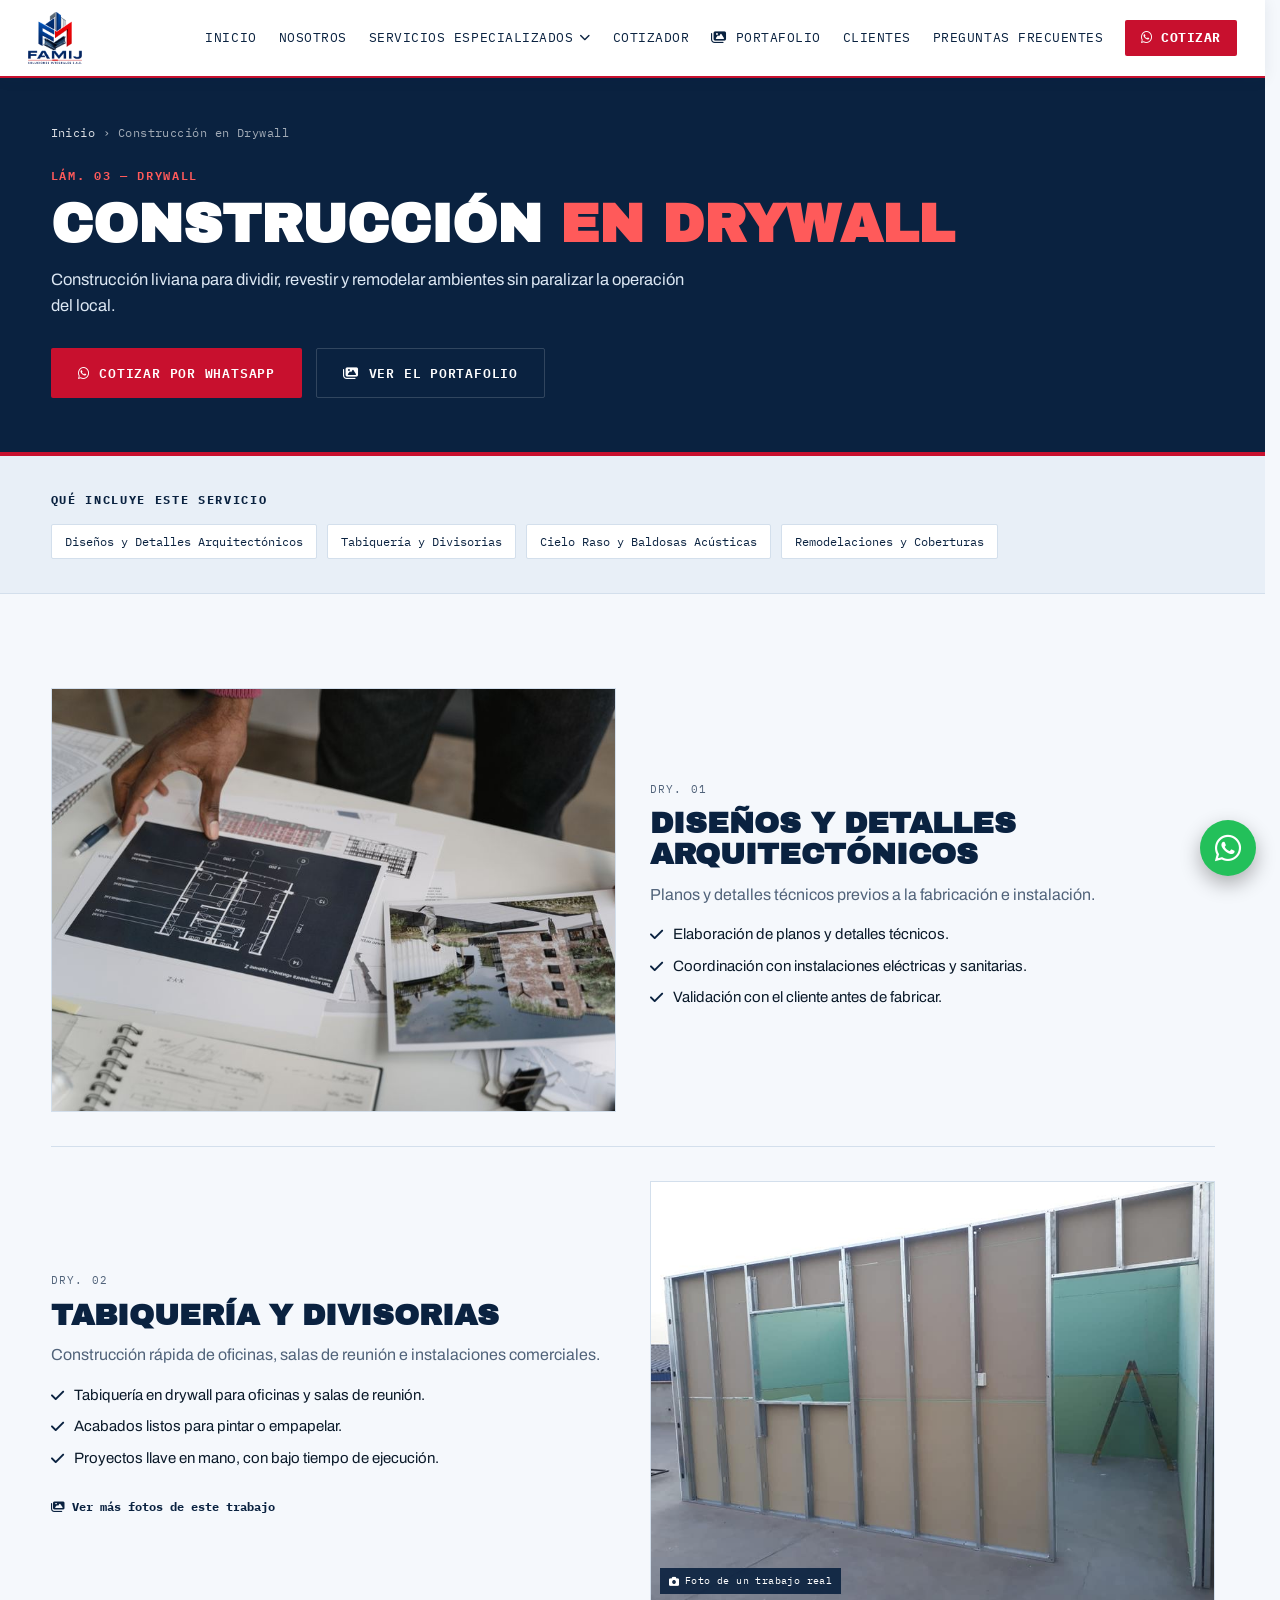
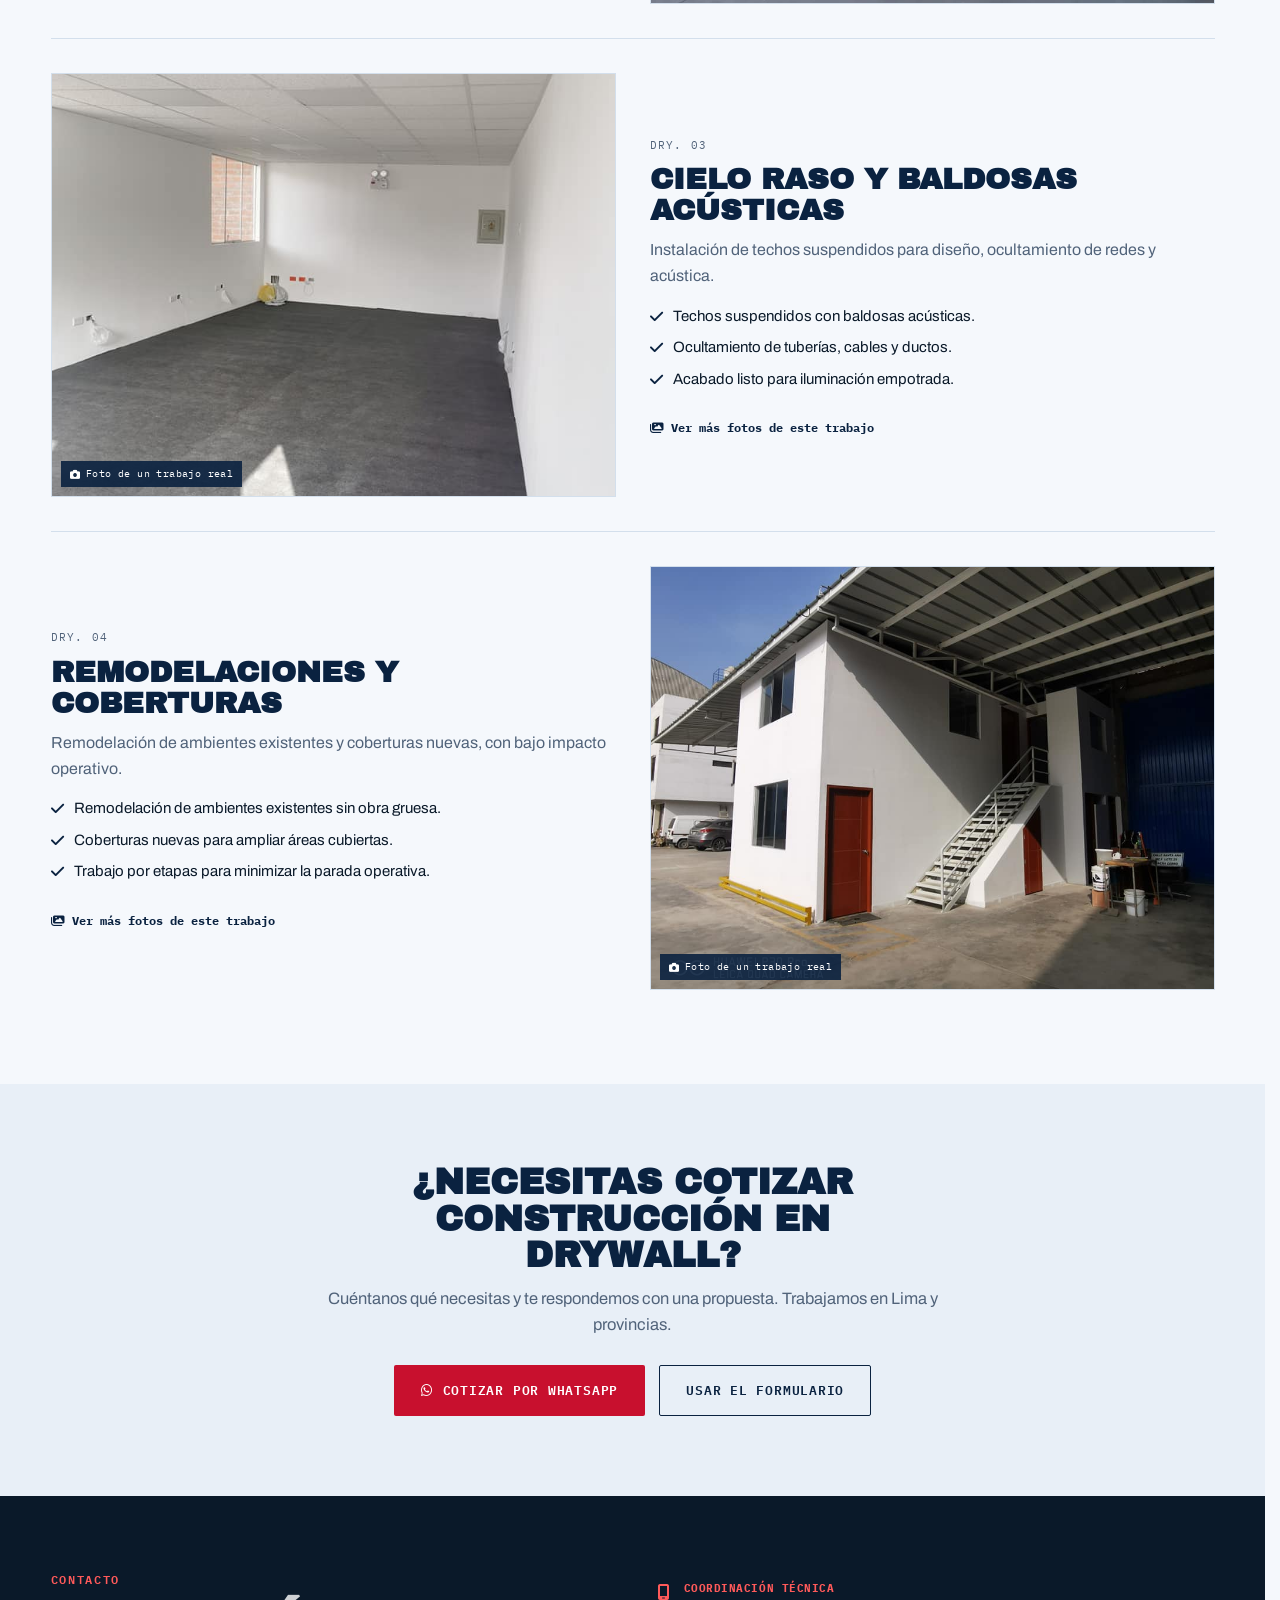
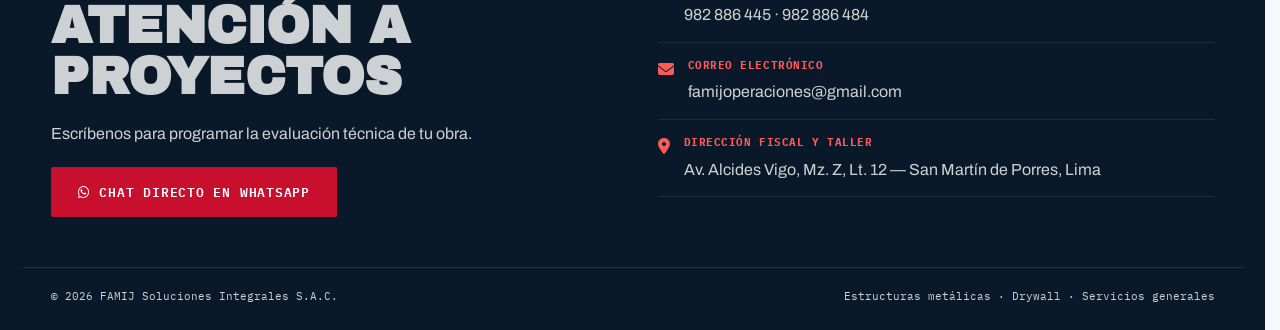
<file: drywall.html>
<!DOCTYPE html>
<html lang="es">
<head>
<!-- Google tag (gtag.js) -->
<script async src="https://www.googletagmanager.com/gtag/js?id=G-JS81BERVF7"></script>
<script>
  window.dataLayer = window.dataLayer || [];
  function gtag(){dataLayer.push(arguments);}
  gtag("js", new Date());

  gtag("config", "G-JS81BERVF7");
</script>
<meta charset="UTF-8">
<meta name="viewport" content="width=device-width, initial-scale=1.0">
<title>Drywall en Lima: Tabiquería y Cielo Raso | FAMIJ</title>
<meta name="description" content="Instalación de drywall en Lima: tabiquería, cielo raso, baldosas acústicas, diseños arquitectónicos y remodelación de oficinas y locales.">
<link rel="canonical" href="https://famij.com.pe/drywall.html">
<link rel="icon" type="image/png" sizes="32x32" href="assets/favicon-32.png">
<link rel="icon" type="image/png" sizes="192x192" href="assets/favicon-192.png">
<link rel="apple-touch-icon" sizes="180x180" href="assets/apple-touch-icon.png">
<meta name="theme-color" content="#0A2240">
<meta property="og:type" content="website">
<meta property="og:site_name" content="FAMIJ Soluciones Integrales S.A.C.">
<meta property="og:title" content="Drywall en Lima: Tabiquería y Cielo Raso | FAMIJ">
<meta property="og:description" content="Instalación de drywall en Lima: tabiquería, cielo raso, baldosas acústicas, diseños arquitectónicos y remodelación de oficinas y locales.">
<meta property="og:image" content="https://famij.com.pe/assets/trabajos/drywall-oficina-terminada.jpg">
<meta property="og:image:alt" content="Oficina terminada en drywall por FAMIJ">
<meta property="og:url" content="https://famij.com.pe/drywall.html">
<meta property="og:locale" content="es_PE">
<meta name="twitter:card" content="summary_large_image">
<script type="application/ld+json">
{
  "@context": "https://schema.org",
  "@graph": [
    {
      "@type": "Service",
      "name": "Construcción en drywall",
      "serviceType": "Construcción en drywall",
      "provider": {
        "@type": "GeneralContractor",
        "name": "FAMIJ Soluciones Integrales S.A.C.",
        "url": "https://famij.com.pe/"
      },
      "areaServed": {
        "@type": "State",
        "name": "Lima y provincias, Perú"
      },
      "url": "https://famij.com.pe/drywall.html",
      "description": "Instalación de drywall en Lima: tabiquería, cielo raso, baldosas acústicas, diseños arquitectónicos y remodelación de oficinas y locales.",
      "hasOfferCatalog": {
        "@type": "OfferCatalog",
        "name": "Construcción en drywall",
        "itemListElement": [
          {
            "@type": "Offer",
            "itemOffered": {
              "@type": "Service",
              "name": "Diseños y Detalles Arquitectónicos"
            }
          },
          {
            "@type": "Offer",
            "itemOffered": {
              "@type": "Service",
              "name": "Tabiquería y Divisorias"
            }
          },
          {
            "@type": "Offer",
            "itemOffered": {
              "@type": "Service",
              "name": "Cielo Raso y Baldosas Acústicas"
            }
          },
          {
            "@type": "Offer",
            "itemOffered": {
              "@type": "Service",
              "name": "Remodelaciones y Coberturas"
            }
          }
        ]
      }
    },
    {
      "@type": "BreadcrumbList",
      "itemListElement": [
        {
          "@type": "ListItem",
          "position": 1,
          "name": "Inicio",
          "item": "https://famij.com.pe/"
        },
        {
          "@type": "ListItem",
          "position": 2,
          "name": "Construcción en Drywall",
          "item": "https://famij.com.pe/drywall.html"
        }
      ]
    }
  ]
}
</script>
<link rel="preconnect" href="https://fonts.googleapis.com">
<link href="https://fonts.googleapis.com/css2?family=Archivo:wght@400;500;600;700&family=Archivo+Black&family=IBM+Plex+Mono:wght@400;500;600;700&display=swap" rel="stylesheet">
<link rel="stylesheet" href="https://cdnjs.cloudflare.com/ajax/libs/font-awesome/6.4.0/css/all.min.css">
<link rel="stylesheet" href="style.css">
</head>
<body>

<header class="navbar">
  <a href="index.html" class="logo"><img src="assets/logo-famij-nav.png" width="163" height="156" alt="FAMIJ Soluciones Integrales S.A.C."></a>

  <input type="checkbox" id="nav-toggle" class="nav-toggle-checkbox">
  <label for="nav-toggle" class="nav-toggle-label" aria-label="Abrir menú">
    <i class="fa-solid fa-bars open-icon"></i>
    <i class="fa-solid fa-xmark close-icon"></i>
  </label>

  <nav class="nav-links">
    <a href="index.html">Inicio</a>
    <a href="index.html#nosotros">Nosotros</a>

    <!-- CINTA DE OPCIONES / DROPDOWN SERVICIOS -->
    <div class="nav-dropdown">
      <a href="servicios-generales.html" class="dropdown-trigger">
        Servicios Especializados <i class="fa-solid fa-chevron-down drop-icon"></i>
      </a>
      <div class="dropdown-menu">
        <a href="servicios-generales.html"><i class="fa-solid fa-screwdriver-wrench"></i> Mantenimiento y Servicios Generales</a>
        <a href="estructuras-metalicas.html"><i class="fa-solid fa-warehouse"></i> Estructuras Metálicas e Industriales</a>
        <a href="drywall.html"><i class="fa-solid fa-border-all"></i> Construcción en Drywall y Coberturas</a>
      </div>
    </div>

    <a href="index.html#cotizacion">Cotizador</a>
    <a href="portafolio.html"><i class="fa-solid fa-images"></i> Portafolio</a>
    <a href="index.html#clientes">Clientes</a>
    <a href="index.html#faq">Preguntas Frecuentes</a>
    <a href="index.html#contacto" class="nav-btn-highlight"><i class="fa-brands fa-whatsapp"></i> Cotizar</a>
  </nav>
</header>

<!-- ============ ENCABEZADO DEL SERVICIO ============ -->
<section class="serv-hero">
  <div class="container">
    <nav class="miga" aria-label="Ruta de navegación">
      <a href="index.html">Inicio</a> <span aria-hidden="true">›</span> <span>Construcción en Drywall</span>
    </nav>
    <span class="eyebrow eyebrow--light">Lám. 03 — Drywall</span>
    <h1>Construcción <span class="accent">en Drywall</span></h1>
    <p>Construcción liviana para dividir, revestir y remodelar ambientes sin paralizar la operación del local.</p>
    <div class="serv-hero-acciones">
      <a href="https://wa.me/51982886445?text=Deseo%20cotizar%20un%20proyecto%20de%20drywall" target="_blank" rel="noopener" class="btn btn-primary"><i class="fa-brands fa-whatsapp"></i> Cotizar por WhatsApp</a>
      <a href="portafolio.html" class="btn btn-outline"><i class="fa-solid fa-images"></i> Ver el portafolio</a>
    </div>
  </div>
</section>

<!-- ============ INDICE ============ -->
<section class="serv-indice">
  <div class="container">
    <h2 class="serv-indice-titulo">Qué incluye este servicio</h2>
    <ul>
        <li><a href="#serv-drywall-disenos">Diseños y Detalles Arquitectónicos</a></li>
        <li><a href="#serv-drywall-oficinas">Tabiquería y Divisorias</a></li>
        <li><a href="#serv-drywall-techos">Cielo Raso y Baldosas Acústicas</a></li>
        <li><a href="#serv-drywall-remodelacion">Remodelaciones y Coberturas</a></li>
    </ul>
  </div>
</section>

<!-- ============ DETALLE DE CADA SERVICIO ============ -->
<section class="serv-detalle">
  <div class="container">

      <article class="serv-bloque" id="serv-drywall-disenos">
        <div class="serv-media">
          <img loading="lazy" decoding="async" src="assets/stock/diseno-arquitectonico.jpg" alt="Diseños y detalles arquitectónicos">
        </div>
        <div class="serv-texto">
          <span class="serv-tab">DRY. 01</span>
          <h2>Diseños y Detalles Arquitectónicos</h2>
          <p>Planos y detalles técnicos previos a la fabricación e instalación.</p>
          <ul class="serv-lista">
            <li><i class="fa-solid fa-check"></i> Elaboración de planos y detalles técnicos.</li>
            <li><i class="fa-solid fa-check"></i> Coordinación con instalaciones eléctricas y sanitarias.</li>
            <li><i class="fa-solid fa-check"></i> Validación con el cliente antes de fabricar.</li>
          </ul>
        </div>
      </article>

      <article class="serv-bloque" id="serv-drywall-oficinas">
        <div class="serv-media">
          <img loading="lazy" decoding="async" src="assets/trabajos/drywall-panel-instalacion.jpg" alt="Instalación de paneles de drywall">
            <span class="serv-real"><i class="fa-solid fa-camera"></i> Foto de un trabajo real</span>
        </div>
        <div class="serv-texto">
          <span class="serv-tab">DRY. 02</span>
          <h2>Tabiquería y Divisorias</h2>
          <p>Construcción rápida de oficinas, salas de reunión e instalaciones comerciales.</p>
          <ul class="serv-lista">
            <li><i class="fa-solid fa-check"></i> Tabiquería en drywall para oficinas y salas de reunión.</li>
            <li><i class="fa-solid fa-check"></i> Acabados listos para pintar o empapelar.</li>
            <li><i class="fa-solid fa-check"></i> Proyectos llave en mano, con bajo tiempo de ejecución.</li>
          </ul>
          <a class="btn-detail" href="portafolio.html#pf-group-tabiqueria"><i class="fa-solid fa-images"></i> Ver más fotos de este trabajo</a>
        </div>
      </article>

      <article class="serv-bloque" id="serv-drywall-techos">
        <div class="serv-media">
          <img loading="lazy" decoding="async" src="assets/trabajos/drywall-oficina-terminada.jpg" alt="Oficina terminada con cielo raso de baldosas acústicas">
            <span class="serv-real"><i class="fa-solid fa-camera"></i> Foto de un trabajo real</span>
        </div>
        <div class="serv-texto">
          <span class="serv-tab">DRY. 03</span>
          <h2>Cielo Raso y Baldosas Acústicas</h2>
          <p>Instalación de techos suspendidos para diseño, ocultamiento de redes y acústica.</p>
          <ul class="serv-lista">
            <li><i class="fa-solid fa-check"></i> Techos suspendidos con baldosas acústicas.</li>
            <li><i class="fa-solid fa-check"></i> Ocultamiento de tuberías, cables y ductos.</li>
            <li><i class="fa-solid fa-check"></i> Acabado listo para iluminación empotrada.</li>
          </ul>
          <a class="btn-detail" href="portafolio.html#pf-group-cielo-raso"><i class="fa-solid fa-images"></i> Ver más fotos de este trabajo</a>
        </div>
      </article>

      <article class="serv-bloque" id="serv-drywall-remodelacion">
        <div class="serv-media">
          <img loading="lazy" decoding="async" src="assets/trabajos/edificio-dos-pisos-terminado.jpg" alt="Edificio de dos pisos con cobertura terminado">
            <span class="serv-real"><i class="fa-solid fa-camera"></i> Foto de un trabajo real</span>
        </div>
        <div class="serv-texto">
          <span class="serv-tab">DRY. 04</span>
          <h2>Remodelaciones y Coberturas</h2>
          <p>Remodelación de ambientes existentes y coberturas nuevas, con bajo impacto operativo.</p>
          <ul class="serv-lista">
            <li><i class="fa-solid fa-check"></i> Remodelación de ambientes existentes sin obra gruesa.</li>
            <li><i class="fa-solid fa-check"></i> Coberturas nuevas para ampliar áreas cubiertas.</li>
            <li><i class="fa-solid fa-check"></i> Trabajo por etapas para minimizar la parada operativa.</li>
          </ul>
          <a class="btn-detail" href="portafolio.html#pf-group-remodelacion"><i class="fa-solid fa-images"></i> Ver más fotos de este trabajo</a>
        </div>
      </article>

  </div>
</section>

<!-- ============ CIERRE ============ -->
<section class="section-alt">
  <div class="container">
    <div class="serv-cierre">
      <h2>¿Necesitas cotizar construcción en drywall?</h2>
      <p>Cuéntanos qué necesitas y te respondemos con una propuesta. Trabajamos en Lima y provincias.</p>
      <div class="serv-hero-acciones">
        <a href="https://wa.me/51982886445?text=Deseo%20cotizar%20un%20proyecto%20de%20drywall" target="_blank" rel="noopener" class="btn btn-primary"><i class="fa-brands fa-whatsapp"></i> Cotizar por WhatsApp</a>
        <a href="index.html#cotizacion" class="btn btn-secundario-claro">Usar el formulario</a>
      </div>
    </div>
  </div>
</section>

<!-- ============ CONTACTO Y FOOTER ============ -->
<footer id="contacto">
  <div class="container contact-wrap">
    <div>
      <span class="eyebrow eyebrow--light">Contacto</span>
      <h2 class="h-section">Atención a Proyectos</h2>
      <p>Escríbenos para programar la evaluación técnica de tu obra.</p>
      <div style="margin-top:20px;">
        <a href="https://wa.me/51982886445" target="_blank" class="btn btn-primary"><i class="fa-brands fa-whatsapp"></i> Chat directo en WhatsApp</a>
      </div>
    </div>

    <div>
      <ul class="contact-list">
        <li><i class="fa-solid fa-mobile-screen"></i><span><b>Coordinación Técnica</b>982 886 445 · 982 886 484</span></li>
        <li><i class="fa-solid fa-envelope"></i><span><b>Correo Electrónico</b>famijoperaciones@gmail.com</span></li>
        <li><i class="fa-solid fa-location-dot"></i><span><b>Dirección Fiscal y Taller</b>Av. Alcides Vigo, Mz. Z, Lt. 12 — San Martín de Porres, Lima</span></li>
      </ul>
    </div>
  </div>

  <div class="container footer-bottom">
    <span>© 2026 FAMIJ Soluciones Integrales S.A.C.</span>
    <span>Estructuras metálicas · Drywall · Servicios generales</span>
  </div>
</footer>

<a href="https://wa.me/51982886445" class="whatsapp-btn" target="_blank" aria-label="WhatsApp">
  <i class="fa-brands fa-whatsapp"></i>
</a>



<script>
  /* Evento de GA4 en cada clic a WhatsApp: boton flotante, navbar,
     hero y cada bloque de servicio. */
  document.addEventListener("click", function (e) {
    var enlace = e.target.closest('a[href*="wa.me"]');
    if (enlace && typeof gtag === "function") {
      gtag("event", "generate_lead", { method: "whatsapp", link_url: enlace.href });
    }
  });
</script>
</body>
</html>
</file>
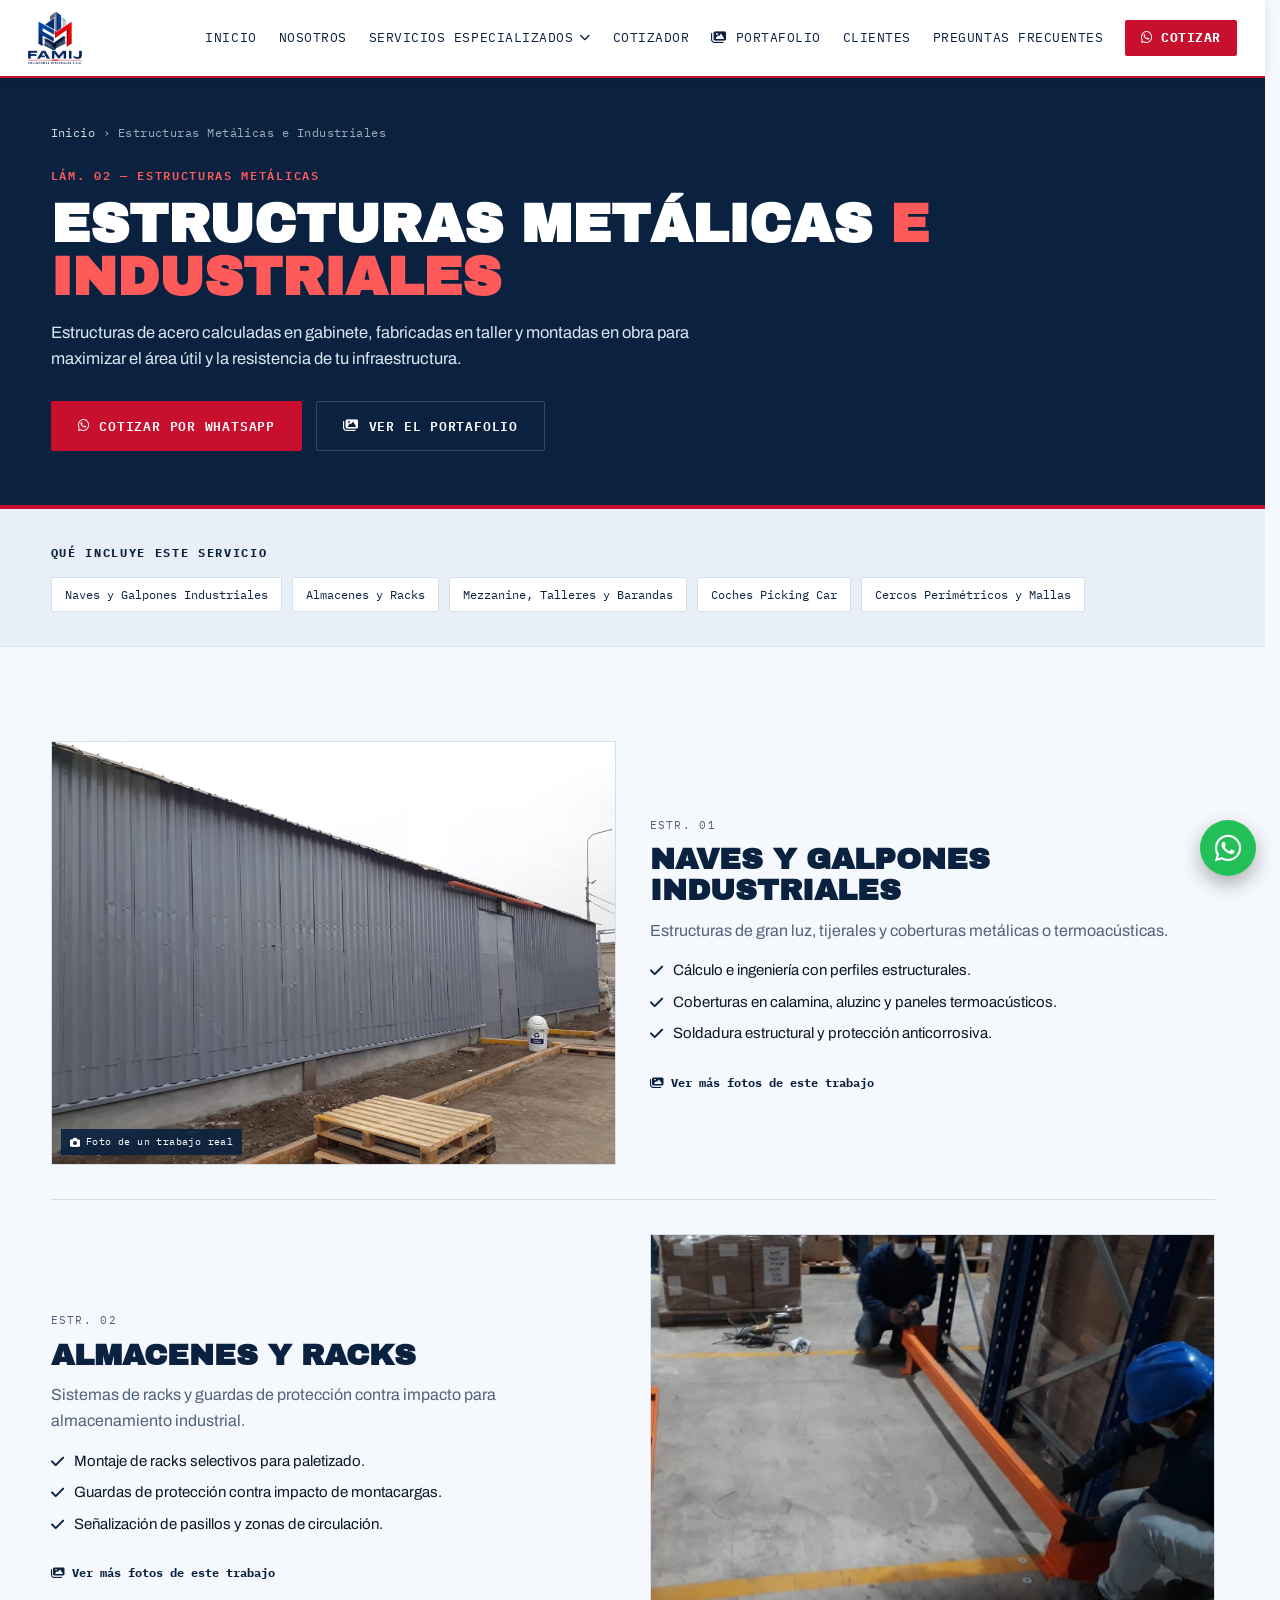
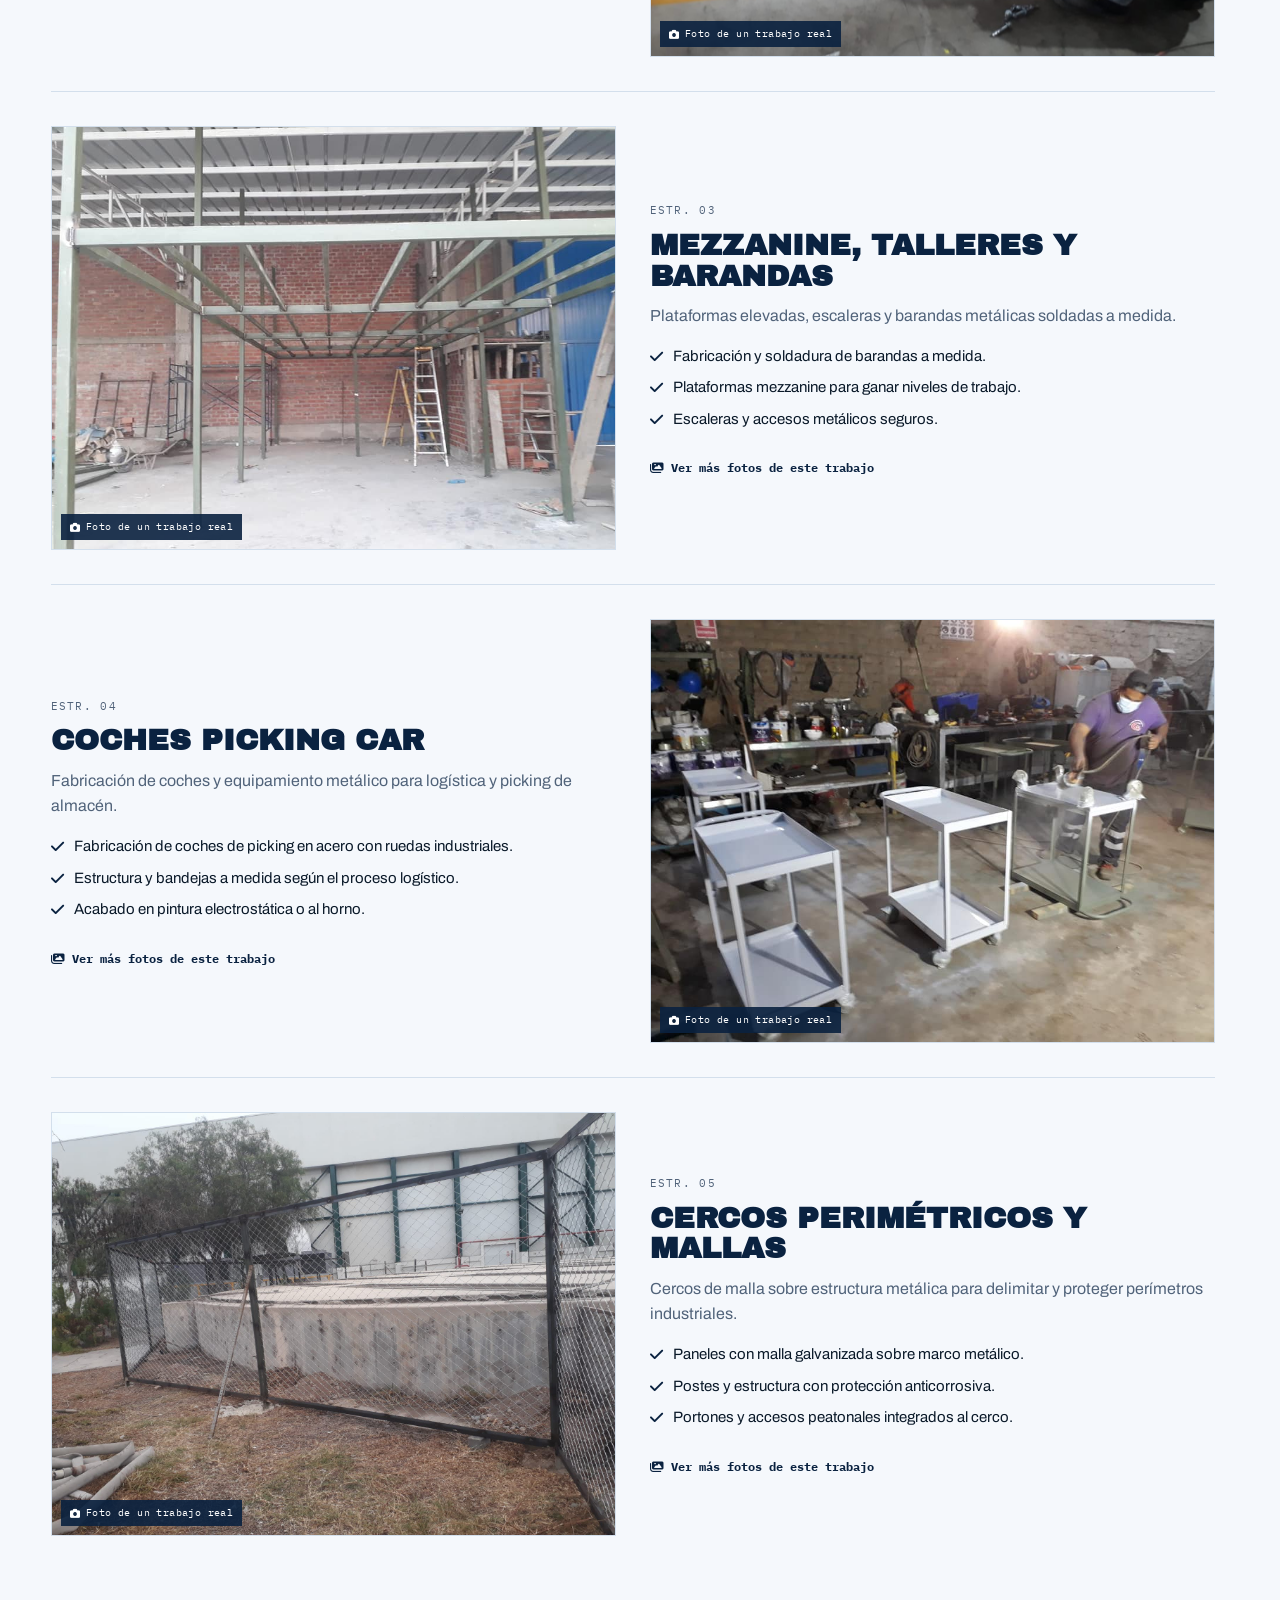
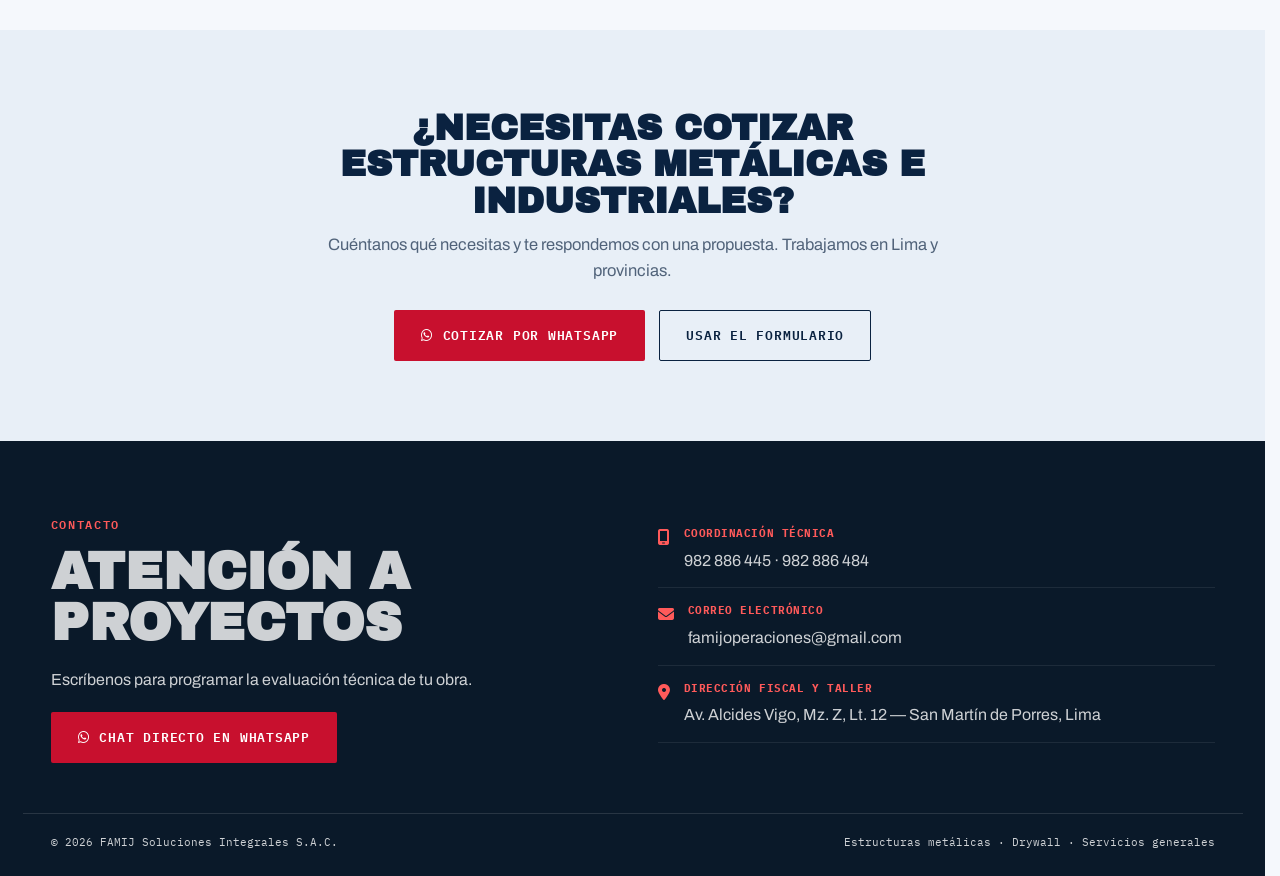
<file: estructuras-metalicas.html>
<!DOCTYPE html>
<html lang="es">
<head>
<!-- Google tag (gtag.js) -->
<script async src="https://www.googletagmanager.com/gtag/js?id=G-JS81BERVF7"></script>
<script>
  window.dataLayer = window.dataLayer || [];
  function gtag(){dataLayer.push(arguments);}
  gtag("js", new Date());

  gtag("config", "G-JS81BERVF7");
</script>
<meta charset="UTF-8">
<meta name="viewport" content="width=device-width, initial-scale=1.0">
<title>Estructuras Metálicas en Lima | FAMIJ</title>
<meta name="description" content="Fabricación y montaje de estructuras metálicas en Lima: naves industriales, mezzanine, racks de almacén, coches picking y cercos perimétricos.">
<link rel="canonical" href="https://famij.com.pe/estructuras-metalicas.html">
<link rel="icon" type="image/png" sizes="32x32" href="assets/favicon-32.png">
<link rel="icon" type="image/png" sizes="192x192" href="assets/favicon-192.png">
<link rel="apple-touch-icon" sizes="180x180" href="assets/apple-touch-icon.png">
<meta name="theme-color" content="#0A2240">
<meta property="og:type" content="website">
<meta property="og:site_name" content="FAMIJ Soluciones Integrales S.A.C.">
<meta property="og:title" content="Estructuras Metálicas en Lima | FAMIJ">
<meta property="og:description" content="Fabricación y montaje de estructuras metálicas en Lima: naves industriales, mezzanine, racks de almacén, coches picking y cercos perimétricos.">
<meta property="og:image" content="https://famij.com.pe/assets/trabajos/mezzanine-estructura-metalica.jpg">
<meta property="og:image:alt" content="Mezzanine de estructura metálica fabricado e instalado por FAMIJ">
<meta property="og:url" content="https://famij.com.pe/estructuras-metalicas.html">
<meta property="og:locale" content="es_PE">
<meta name="twitter:card" content="summary_large_image">
<script type="application/ld+json">
{
  "@context": "https://schema.org",
  "@graph": [
    {
      "@type": "Service",
      "name": "Fabricación y montaje de estructuras metálicas",
      "serviceType": "Fabricación y montaje de estructuras metálicas",
      "provider": {
        "@type": "GeneralContractor",
        "name": "FAMIJ Soluciones Integrales S.A.C.",
        "url": "https://famij.com.pe/"
      },
      "areaServed": {
        "@type": "State",
        "name": "Lima y provincias, Perú"
      },
      "url": "https://famij.com.pe/estructuras-metalicas.html",
      "description": "Fabricación y montaje de estructuras metálicas en Lima: naves industriales, mezzanine, racks de almacén, coches picking y cercos perimétricos.",
      "hasOfferCatalog": {
        "@type": "OfferCatalog",
        "name": "Fabricación y montaje de estructuras metálicas",
        "itemListElement": [
          {
            "@type": "Offer",
            "itemOffered": {
              "@type": "Service",
              "name": "Naves y Galpones Industriales"
            }
          },
          {
            "@type": "Offer",
            "itemOffered": {
              "@type": "Service",
              "name": "Almacenes y Racks"
            }
          },
          {
            "@type": "Offer",
            "itemOffered": {
              "@type": "Service",
              "name": "Mezzanine, Talleres y Barandas"
            }
          },
          {
            "@type": "Offer",
            "itemOffered": {
              "@type": "Service",
              "name": "Coches Picking Car"
            }
          },
          {
            "@type": "Offer",
            "itemOffered": {
              "@type": "Service",
              "name": "Cercos Perimétricos y Mallas"
            }
          }
        ]
      }
    },
    {
      "@type": "BreadcrumbList",
      "itemListElement": [
        {
          "@type": "ListItem",
          "position": 1,
          "name": "Inicio",
          "item": "https://famij.com.pe/"
        },
        {
          "@type": "ListItem",
          "position": 2,
          "name": "Estructuras Metálicas e Industriales",
          "item": "https://famij.com.pe/estructuras-metalicas.html"
        }
      ]
    }
  ]
}
</script>
<link rel="preconnect" href="https://fonts.googleapis.com">
<link href="https://fonts.googleapis.com/css2?family=Archivo:wght@400;500;600;700&family=Archivo+Black&family=IBM+Plex+Mono:wght@400;500;600;700&display=swap" rel="stylesheet">
<link rel="stylesheet" href="https://cdnjs.cloudflare.com/ajax/libs/font-awesome/6.4.0/css/all.min.css">
<link rel="stylesheet" href="style.css">
</head>
<body>

<header class="navbar">
  <a href="index.html" class="logo"><img src="assets/logo-famij-nav.png" width="163" height="156" alt="FAMIJ Soluciones Integrales S.A.C."></a>

  <input type="checkbox" id="nav-toggle" class="nav-toggle-checkbox">
  <label for="nav-toggle" class="nav-toggle-label" aria-label="Abrir menú">
    <i class="fa-solid fa-bars open-icon"></i>
    <i class="fa-solid fa-xmark close-icon"></i>
  </label>

  <nav class="nav-links">
    <a href="index.html">Inicio</a>
    <a href="index.html#nosotros">Nosotros</a>

    <!-- CINTA DE OPCIONES / DROPDOWN SERVICIOS -->
    <div class="nav-dropdown">
      <a href="servicios-generales.html" class="dropdown-trigger">
        Servicios Especializados <i class="fa-solid fa-chevron-down drop-icon"></i>
      </a>
      <div class="dropdown-menu">
        <a href="servicios-generales.html"><i class="fa-solid fa-screwdriver-wrench"></i> Mantenimiento y Servicios Generales</a>
        <a href="estructuras-metalicas.html"><i class="fa-solid fa-warehouse"></i> Estructuras Metálicas e Industriales</a>
        <a href="drywall.html"><i class="fa-solid fa-border-all"></i> Construcción en Drywall y Coberturas</a>
      </div>
    </div>

    <a href="index.html#cotizacion">Cotizador</a>
    <a href="portafolio.html"><i class="fa-solid fa-images"></i> Portafolio</a>
    <a href="index.html#clientes">Clientes</a>
    <a href="index.html#faq">Preguntas Frecuentes</a>
    <a href="index.html#contacto" class="nav-btn-highlight"><i class="fa-brands fa-whatsapp"></i> Cotizar</a>
  </nav>
</header>

<!-- ============ ENCABEZADO DEL SERVICIO ============ -->
<section class="serv-hero">
  <div class="container">
    <nav class="miga" aria-label="Ruta de navegación">
      <a href="index.html">Inicio</a> <span aria-hidden="true">›</span> <span>Estructuras Metálicas e Industriales</span>
    </nav>
    <span class="eyebrow eyebrow--light">Lám. 02 — Estructuras Metálicas</span>
    <h1>Estructuras Metálicas <span class="accent">e Industriales</span></h1>
    <p>Estructuras de acero calculadas en gabinete, fabricadas en taller y montadas en obra para maximizar el área útil y la resistencia de tu infraestructura.</p>
    <div class="serv-hero-acciones">
      <a href="https://wa.me/51982886445?text=Deseo%20cotizar%20un%20proyecto%20de%20estructuras%20met%C3%A1licas" target="_blank" rel="noopener" class="btn btn-primary"><i class="fa-brands fa-whatsapp"></i> Cotizar por WhatsApp</a>
      <a href="portafolio.html" class="btn btn-outline"><i class="fa-solid fa-images"></i> Ver el portafolio</a>
    </div>
  </div>
</section>

<!-- ============ INDICE ============ -->
<section class="serv-indice">
  <div class="container">
    <h2 class="serv-indice-titulo">Qué incluye este servicio</h2>
    <ul>
        <li><a href="#serv-naves">Naves y Galpones Industriales</a></li>
        <li><a href="#serv-racks">Almacenes y Racks</a></li>
        <li><a href="#serv-mezzanine">Mezzanine, Talleres y Barandas</a></li>
        <li><a href="#serv-picking">Coches Picking Car</a></li>
        <li><a href="#serv-cercos">Cercos Perimétricos y Mallas</a></li>
    </ul>
  </div>
</section>

<!-- ============ DETALLE DE CADA SERVICIO ============ -->
<section class="serv-detalle">
  <div class="container">

      <article class="serv-bloque" id="serv-naves">
        <div class="serv-media">
          <img loading="lazy" decoding="async" src="assets/trabajos/nave-industrial-fachada.jpg" alt="Fachada de nave industrial construida por FAMIJ Soluciones Integrales">
            <span class="serv-real"><i class="fa-solid fa-camera"></i> Foto de un trabajo real</span>
        </div>
        <div class="serv-texto">
          <span class="serv-tab">ESTR. 01</span>
          <h2>Naves y Galpones Industriales</h2>
          <p>Estructuras de gran luz, tijerales y coberturas metálicas o termoacústicas.</p>
          <ul class="serv-lista">
            <li><i class="fa-solid fa-check"></i> Cálculo e ingeniería con perfiles estructurales.</li>
            <li><i class="fa-solid fa-check"></i> Coberturas en calamina, aluzinc y paneles termoacústicos.</li>
            <li><i class="fa-solid fa-check"></i> Soldadura estructural y protección anticorrosiva.</li>
          </ul>
          <a class="btn-detail" href="portafolio.html#pf-group-naves"><i class="fa-solid fa-images"></i> Ver más fotos de este trabajo</a>
        </div>
      </article>

      <article class="serv-bloque" id="serv-racks">
        <div class="serv-media">
          <img loading="lazy" decoding="async" src="assets/trabajos/rack-vigas-instalacion.jpg" alt="Instalación de vigas de rack industrial">
            <span class="serv-real"><i class="fa-solid fa-camera"></i> Foto de un trabajo real</span>
        </div>
        <div class="serv-texto">
          <span class="serv-tab">ESTR. 02</span>
          <h2>Almacenes y Racks</h2>
          <p>Sistemas de racks y guardas de protección contra impacto para almacenamiento industrial.</p>
          <ul class="serv-lista">
            <li><i class="fa-solid fa-check"></i> Montaje de racks selectivos para paletizado.</li>
            <li><i class="fa-solid fa-check"></i> Guardas de protección contra impacto de montacargas.</li>
            <li><i class="fa-solid fa-check"></i> Señalización de pasillos y zonas de circulación.</li>
          </ul>
          <a class="btn-detail" href="portafolio.html#pf-group-racks"><i class="fa-solid fa-images"></i> Ver más fotos de este trabajo</a>
        </div>
      </article>

      <article class="serv-bloque" id="serv-mezzanine">
        <div class="serv-media">
          <img loading="lazy" decoding="async" src="assets/trabajos/mezzanine-estructura-metalica.jpg" alt="Estructura metálica de mezzanine en construcción">
            <span class="serv-real"><i class="fa-solid fa-camera"></i> Foto de un trabajo real</span>
        </div>
        <div class="serv-texto">
          <span class="serv-tab">ESTR. 03</span>
          <h2>Mezzanine, Talleres y Barandas</h2>
          <p>Plataformas elevadas, escaleras y barandas metálicas soldadas a medida.</p>
          <ul class="serv-lista">
            <li><i class="fa-solid fa-check"></i> Fabricación y soldadura de barandas a medida.</li>
            <li><i class="fa-solid fa-check"></i> Plataformas mezzanine para ganar niveles de trabajo.</li>
            <li><i class="fa-solid fa-check"></i> Escaleras y accesos metálicos seguros.</li>
          </ul>
          <a class="btn-detail" href="portafolio.html#pf-group-mezzanine"><i class="fa-solid fa-images"></i> Ver más fotos de este trabajo</a>
        </div>
      </article>

      <article class="serv-bloque" id="serv-picking">
        <div class="serv-media">
          <img loading="lazy" decoding="async" src="assets/trabajos/coche-picking-fabricacion-1.jpg" alt="Fabricación de coches picking car, pintura en taller">
            <span class="serv-real"><i class="fa-solid fa-camera"></i> Foto de un trabajo real</span>
        </div>
        <div class="serv-texto">
          <span class="serv-tab">ESTR. 04</span>
          <h2>Coches Picking Car</h2>
          <p>Fabricación de coches y equipamiento metálico para logística y picking de almacén.</p>
          <ul class="serv-lista">
            <li><i class="fa-solid fa-check"></i> Fabricación de coches de picking en acero con ruedas industriales.</li>
            <li><i class="fa-solid fa-check"></i> Estructura y bandejas a medida según el proceso logístico.</li>
            <li><i class="fa-solid fa-check"></i> Acabado en pintura electrostática o al horno.</li>
          </ul>
          <a class="btn-detail" href="portafolio.html#pf-group-picking"><i class="fa-solid fa-images"></i> Ver más fotos de este trabajo</a>
        </div>
      </article>

      <article class="serv-bloque" id="serv-cercos">
        <div class="serv-media">
          <img loading="lazy" decoding="async" src="assets/trabajos/cerco-malla-perimetrico.jpg" alt="Cerco perimétrico de malla instalado en planta industrial">
            <span class="serv-real"><i class="fa-solid fa-camera"></i> Foto de un trabajo real</span>
        </div>
        <div class="serv-texto">
          <span class="serv-tab">ESTR. 05</span>
          <h2>Cercos Perimétricos y Mallas</h2>
          <p>Cercos de malla sobre estructura metálica para delimitar y proteger perímetros industriales.</p>
          <ul class="serv-lista">
            <li><i class="fa-solid fa-check"></i> Paneles con malla galvanizada sobre marco metálico.</li>
            <li><i class="fa-solid fa-check"></i> Postes y estructura con protección anticorrosiva.</li>
            <li><i class="fa-solid fa-check"></i> Portones y accesos peatonales integrados al cerco.</li>
          </ul>
          <a class="btn-detail" href="portafolio.html#pf-group-cercos"><i class="fa-solid fa-images"></i> Ver más fotos de este trabajo</a>
        </div>
      </article>

  </div>
</section>

<!-- ============ CIERRE ============ -->
<section class="section-alt">
  <div class="container">
    <div class="serv-cierre">
      <h2>¿Necesitas cotizar estructuras metálicas e industriales?</h2>
      <p>Cuéntanos qué necesitas y te respondemos con una propuesta. Trabajamos en Lima y provincias.</p>
      <div class="serv-hero-acciones">
        <a href="https://wa.me/51982886445?text=Deseo%20cotizar%20un%20proyecto%20de%20estructuras%20met%C3%A1licas" target="_blank" rel="noopener" class="btn btn-primary"><i class="fa-brands fa-whatsapp"></i> Cotizar por WhatsApp</a>
        <a href="index.html#cotizacion" class="btn btn-secundario-claro">Usar el formulario</a>
      </div>
    </div>
  </div>
</section>

<!-- ============ CONTACTO Y FOOTER ============ -->
<footer id="contacto">
  <div class="container contact-wrap">
    <div>
      <span class="eyebrow eyebrow--light">Contacto</span>
      <h2 class="h-section">Atención a Proyectos</h2>
      <p>Escríbenos para programar la evaluación técnica de tu obra.</p>
      <div style="margin-top:20px;">
        <a href="https://wa.me/51982886445" target="_blank" class="btn btn-primary"><i class="fa-brands fa-whatsapp"></i> Chat directo en WhatsApp</a>
      </div>
    </div>

    <div>
      <ul class="contact-list">
        <li><i class="fa-solid fa-mobile-screen"></i><span><b>Coordinación Técnica</b>982 886 445 · 982 886 484</span></li>
        <li><i class="fa-solid fa-envelope"></i><span><b>Correo Electrónico</b>famijoperaciones@gmail.com</span></li>
        <li><i class="fa-solid fa-location-dot"></i><span><b>Dirección Fiscal y Taller</b>Av. Alcides Vigo, Mz. Z, Lt. 12 — San Martín de Porres, Lima</span></li>
      </ul>
    </div>
  </div>

  <div class="container footer-bottom">
    <span>© 2026 FAMIJ Soluciones Integrales S.A.C.</span>
    <span>Estructuras metálicas · Drywall · Servicios generales</span>
  </div>
</footer>

<a href="https://wa.me/51982886445" class="whatsapp-btn" target="_blank" aria-label="WhatsApp">
  <i class="fa-brands fa-whatsapp"></i>
</a>



<script>
  /* Evento de GA4 en cada clic a WhatsApp: boton flotante, navbar,
     hero y cada bloque de servicio. */
  document.addEventListener("click", function (e) {
    var enlace = e.target.closest('a[href*="wa.me"]');
    if (enlace && typeof gtag === "function") {
      gtag("event", "generate_lead", { method: "whatsapp", link_url: enlace.href });
    }
  });
</script>
</body>
</html>
</file>
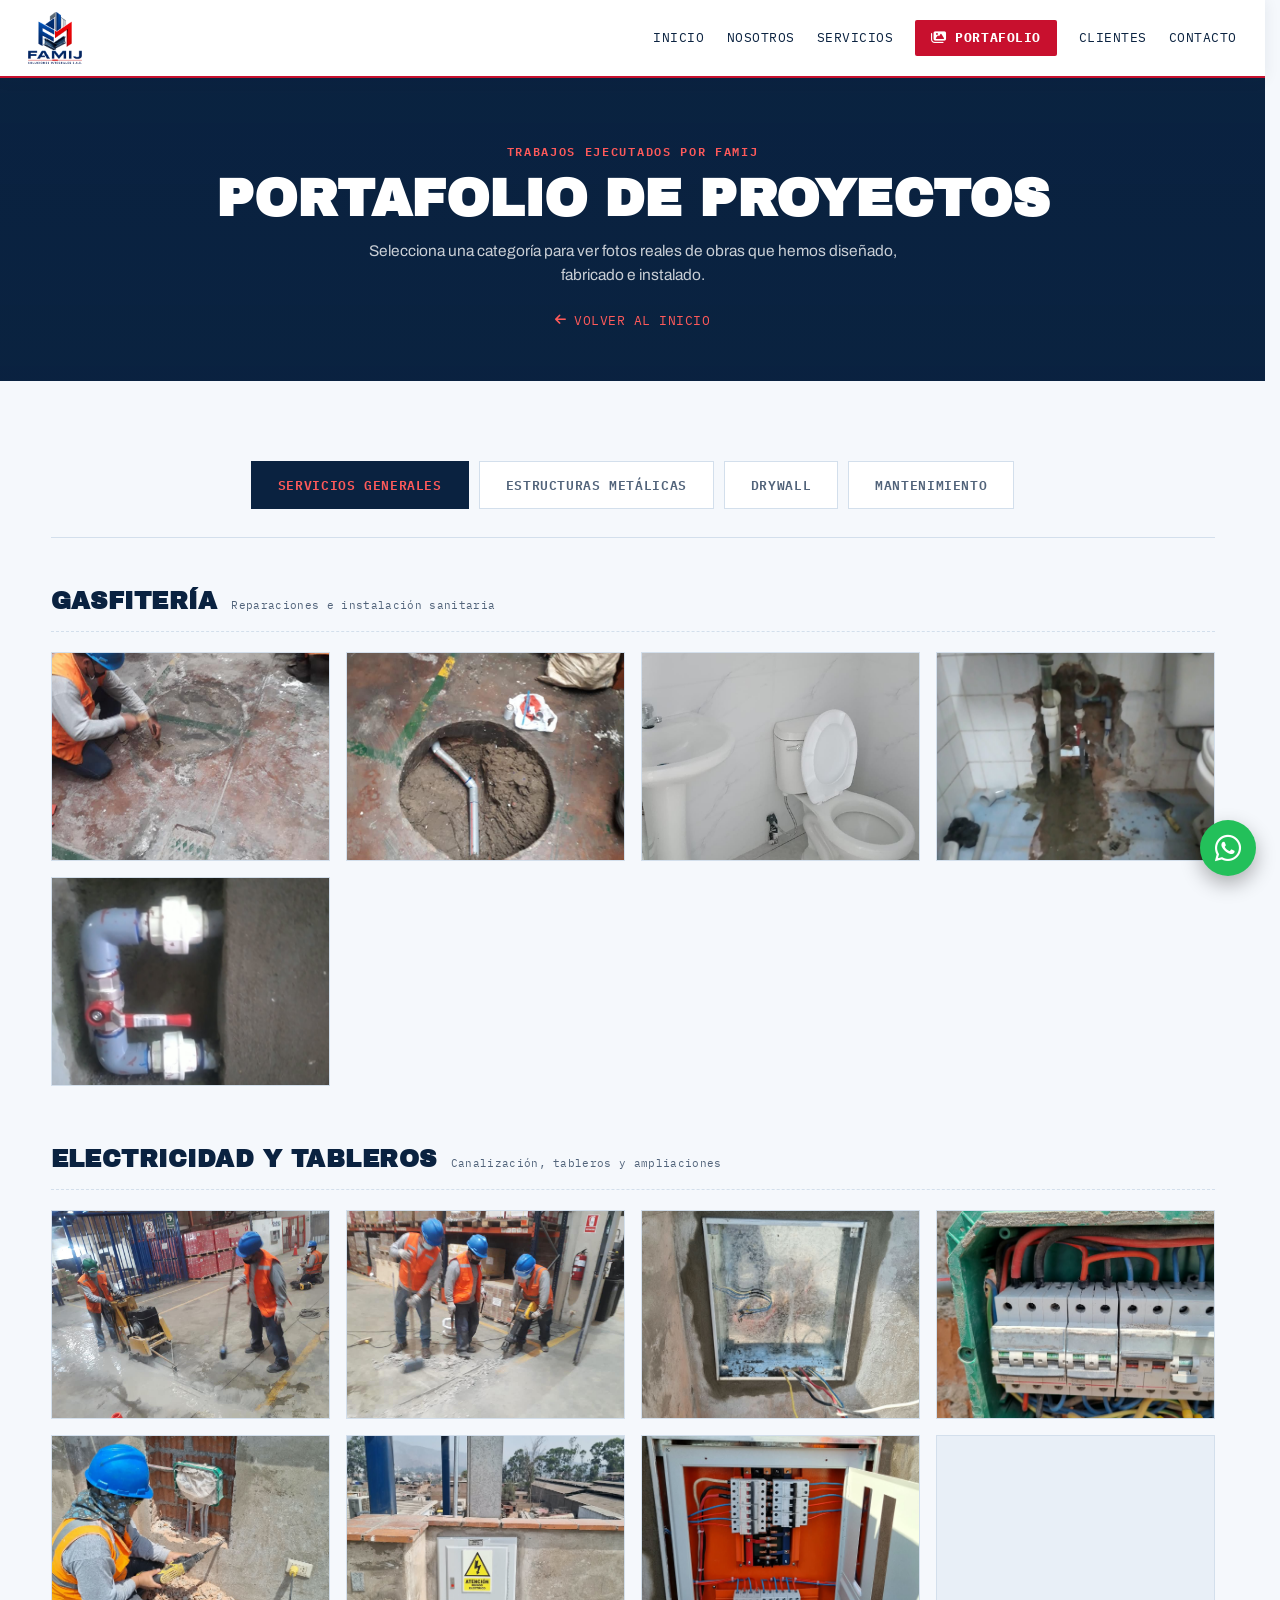
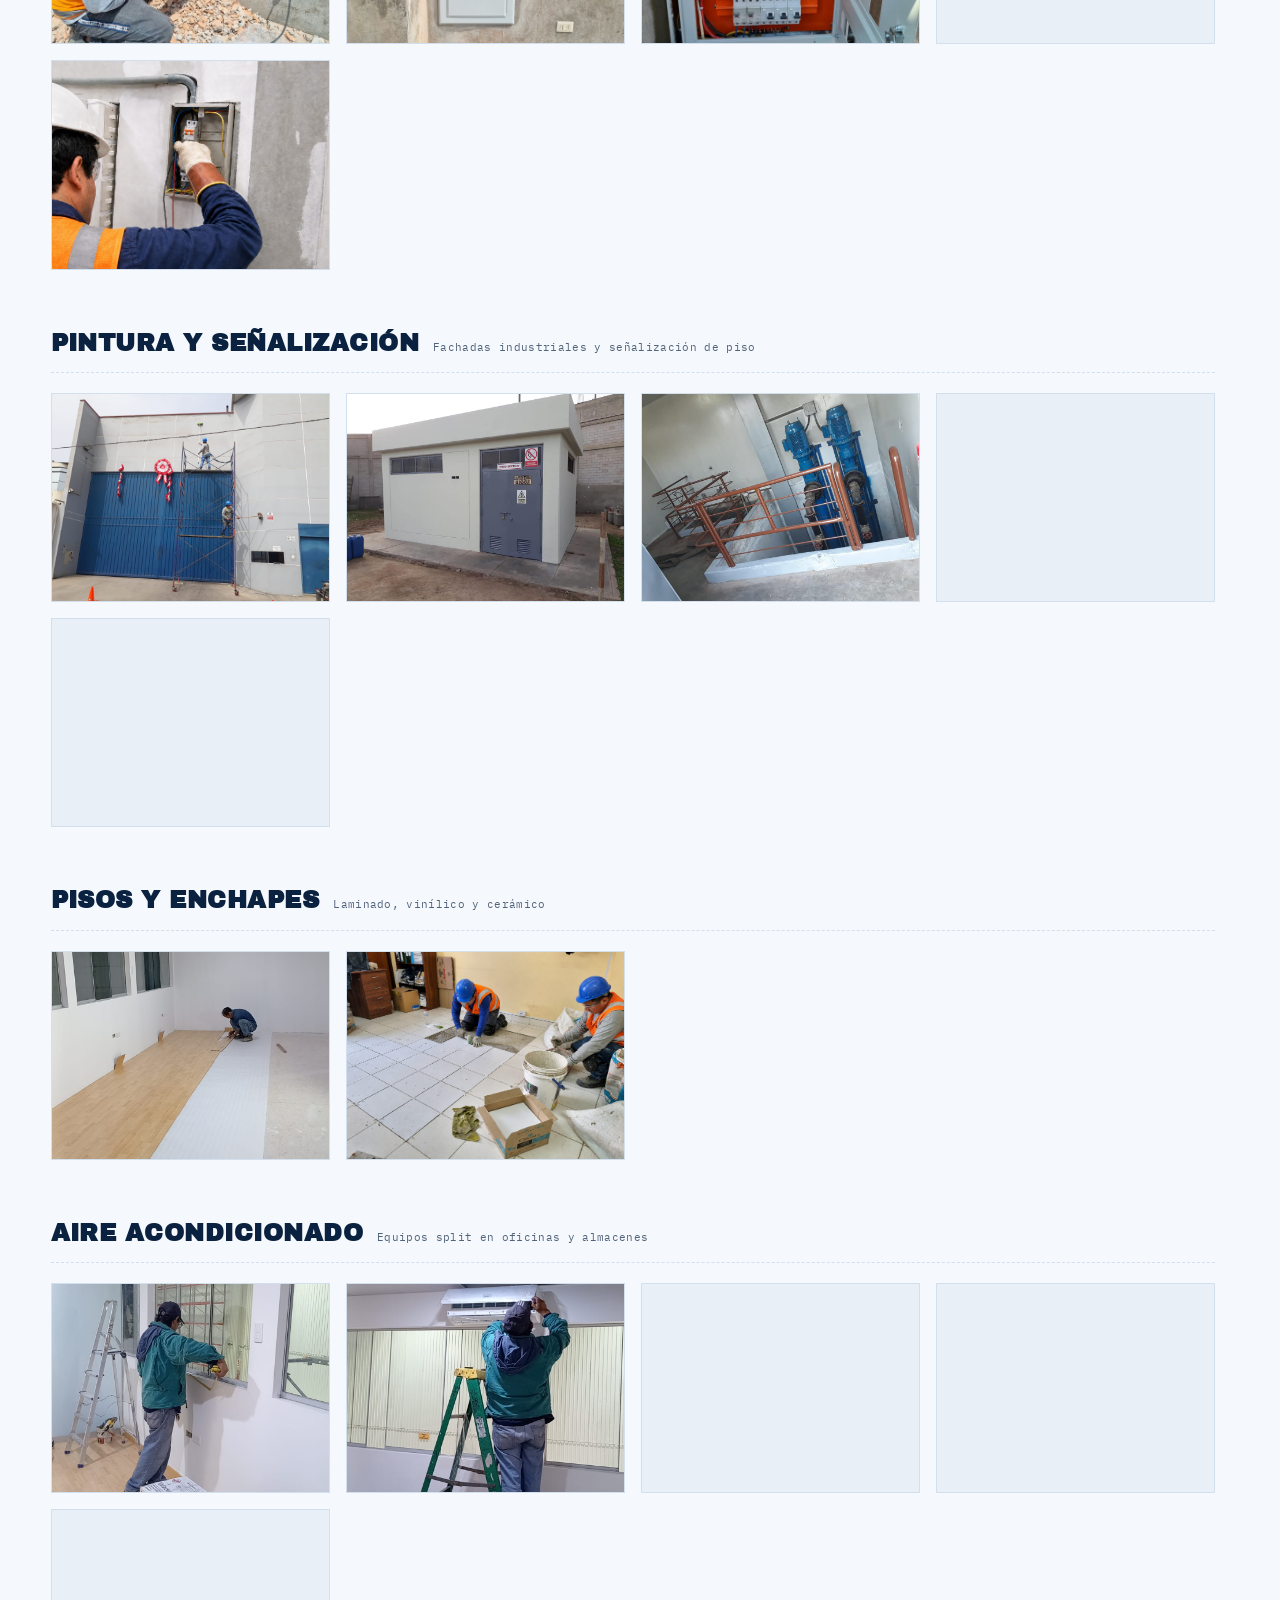
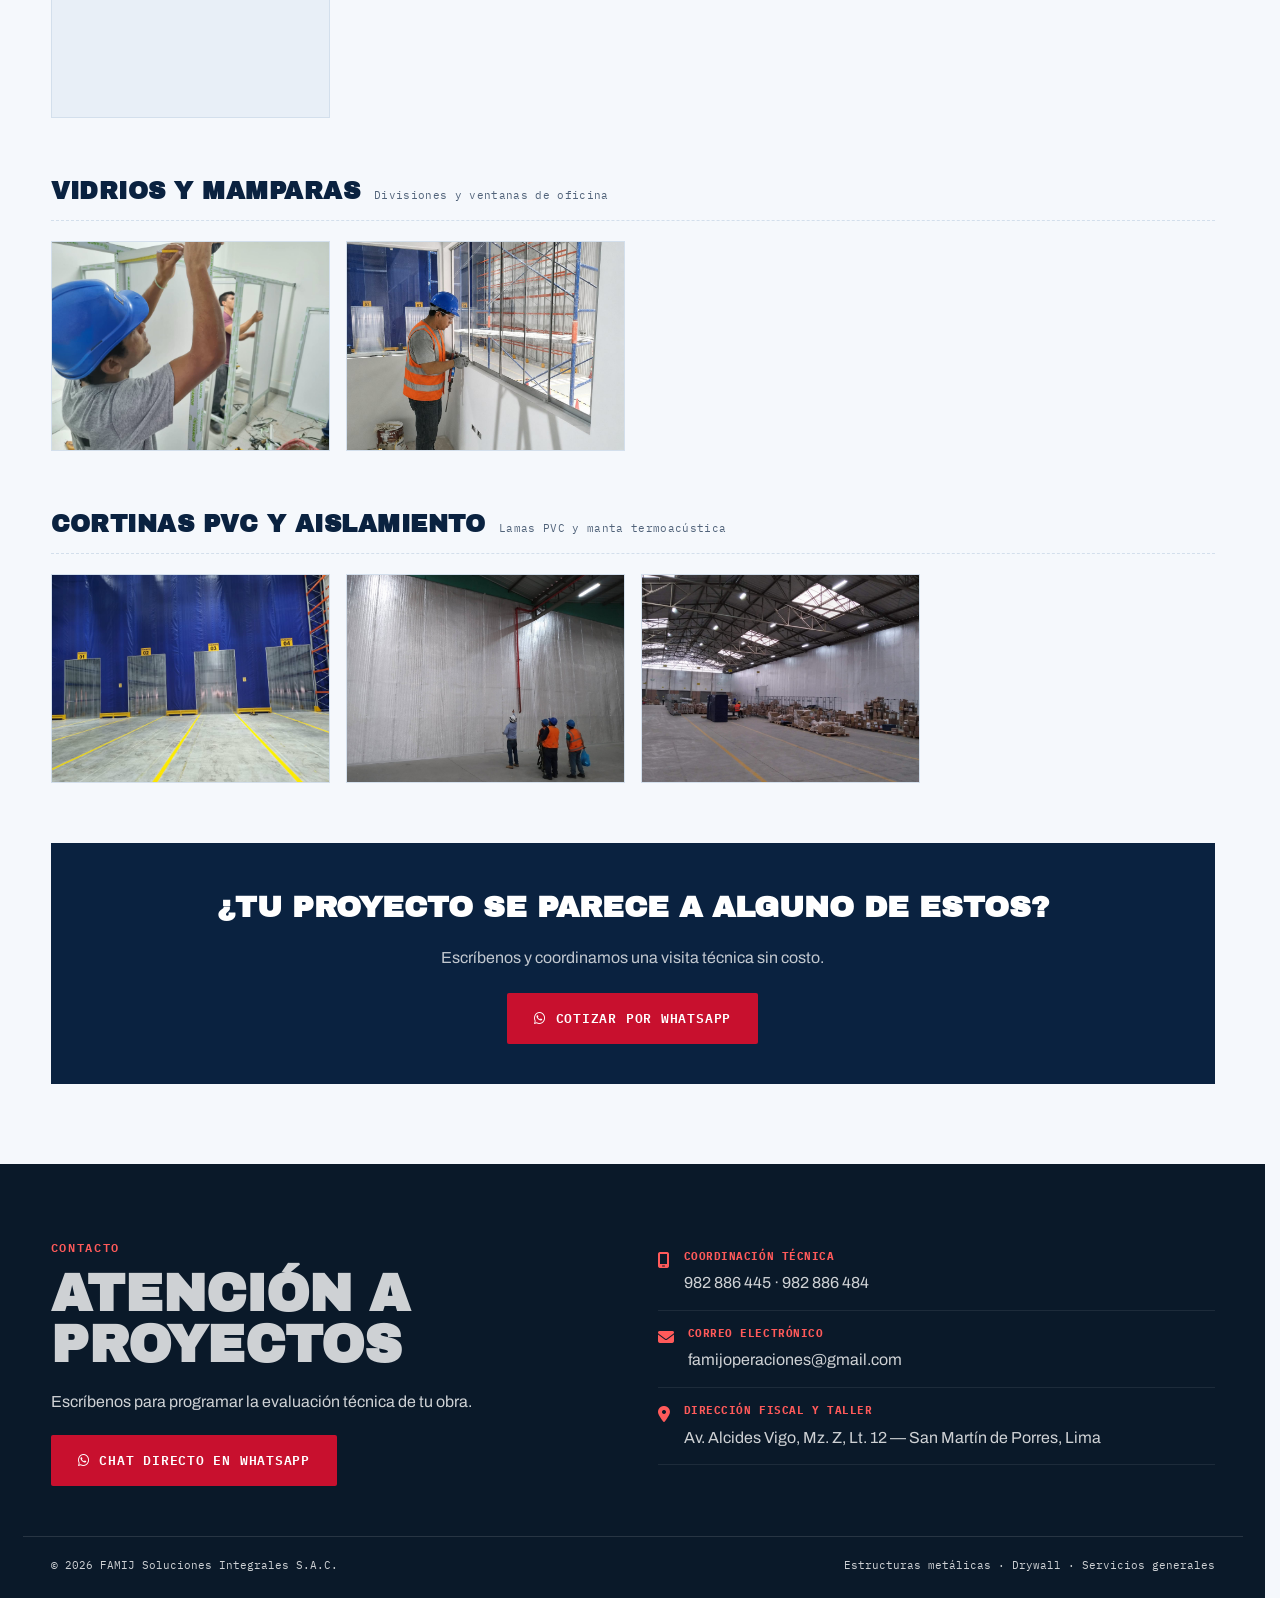
<file: portafolio.html>
<!DOCTYPE html>
<html lang="es">
<head>
<!-- Google tag (gtag.js) -->
<script async src="https://www.googletagmanager.com/gtag/js?id=G-JS81BERVF7"></script>
<script>
  window.dataLayer = window.dataLayer || [];
  function gtag(){dataLayer.push(arguments);}
  gtag("js", new Date());

  gtag("config", "G-JS81BERVF7");
</script>
<meta charset="UTF-8">
<meta name="viewport" content="width=device-width, initial-scale=1.0">
<title>Portafolio de Trabajos Realizados en Lima | FAMIJ</title>
<meta name="description" content="Fotos reales de obras ejecutadas por FAMIJ: estructuras metálicas, drywall, gasfitería, electricidad y pintura en Lima y provincias.">
<link rel="canonical" href="https://famij.com.pe/portafolio.html">
<link rel="icon" type="image/png" sizes="32x32" href="assets/favicon-32.png">
<link rel="icon" type="image/png" sizes="192x192" href="assets/favicon-192.png">
<link rel="apple-touch-icon" sizes="180x180" href="assets/apple-touch-icon.png">
<meta name="theme-color" content="#0A2240">
<meta property="og:type" content="website">
<meta property="og:site_name" content="FAMIJ Soluciones Integrales S.A.C.">
<meta property="og:title" content="Portafolio de Trabajos Realizados en Lima | FAMIJ">
<meta property="og:description" content="Fotos reales de obras ejecutadas por FAMIJ: estructuras metálicas, drywall, gasfitería, electricidad y pintura en Lima y provincias.">
<meta property="og:image" content="https://famij.com.pe/assets/trabajos/mezzanine-estructura-metalica.jpg">
<meta property="og:image:alt" content="Mezzanine de estructura metálica fabricado e instalado por FAMIJ">
<meta property="og:url" content="https://famij.com.pe/portafolio.html">
<meta property="og:locale" content="es_PE">
<meta name="twitter:card" content="summary_large_image">
<script type="application/ld+json">
{
  "@context": "https://schema.org",
  "@type": "BreadcrumbList",
  "itemListElement": [
    { "@type": "ListItem", "position": 1, "name": "Inicio", "item": "https://famij.com.pe/" },
    { "@type": "ListItem", "position": 2, "name": "Portafolio de Trabajos Realizados", "item": "https://famij.com.pe/portafolio.html" }
  ]
}
</script>
<link rel="preconnect" href="https://fonts.googleapis.com">
<link href="https://fonts.googleapis.com/css2?family=Archivo:wght@400;500;600;700&family=Archivo+Black&family=IBM+Plex+Mono:wght@400;500;600;700&display=swap" rel="stylesheet">
<link rel="stylesheet" href="https://cdnjs.cloudflare.com/ajax/libs/font-awesome/6.4.0/css/all.min.css">
<link rel="stylesheet" href="style.css">
</head>
<body>

<!-- ============ NAVBAR (igual que index.html) ============ -->
<header class="navbar">
  <a href="index.html" class="logo"><img src="assets/logo-famij-nav.png" width="163" height="156" alt="FAMIJ Soluciones Integrales S.A.C."></a>

  <input type="checkbox" id="nav-toggle" class="nav-toggle-checkbox">
  <label for="nav-toggle" class="nav-toggle-label" aria-label="Abrir menú">
    <i class="fa-solid fa-bars open-icon"></i>
    <i class="fa-solid fa-xmark close-icon"></i>
  </label>

  <nav class="nav-links">
    <a href="index.html">Inicio</a>
    <a href="index.html#nosotros">Nosotros</a>
    <a href="servicios-generales.html">Servicios</a>
    <a href="portafolio.html" class="nav-btn-highlight"><i class="fa-solid fa-images"></i> Portafolio</a>
    <a href="index.html#clientes">Clientes</a>
    <a href="index.html#contacto">Contacto</a>
  </nav>
</header>

<!-- ============ HERO DEL PORTAFOLIO ============ -->
<section class="portfolio-hero">
  <div class="container">
    <span class="eyebrow eyebrow--light">Trabajos ejecutados por FAMIJ</span>
    <h1 class="h-section">Portafolio de Proyectos</h1>
    <p>Selecciona una categoría para ver fotos reales de obras que hemos diseñado, fabricado e instalado.</p>
    <a href="index.html" class="back-link"><i class="fa-solid fa-arrow-left"></i> Volver al inicio</a>
  </div>
</section>

<!-- ============ GALERÍA CON PESTAÑAS (100% CSS, sin JS) ============ -->
<section id="portafolio">
  <div class="container">

    <input type="radio" name="pf-cat" id="pf-cat-generales" class="pf-tabs-input" checked>
    <input type="radio" name="pf-cat" id="pf-cat-estructuras" class="pf-tabs-input">
    <input type="radio" name="pf-cat" id="pf-cat-drywall" class="pf-tabs-input">
    <input type="radio" name="pf-cat" id="pf-cat-mantenimiento" class="pf-tabs-input">

    <div class="pf-cat-ribbon">
      <label for="pf-cat-generales">Servicios Generales</label>
      <label for="pf-cat-estructuras">Estructuras Metálicas</label>
      <label for="pf-cat-drywall">Drywall</label>
      <label for="pf-cat-mantenimiento">Mantenimiento</label>
    </div>

    <!-- ===== SERVICIOS GENERALES ===== -->
    <div class="pf-cat-panel" id="pf-panel-generales">

      <div class="pf-group" id="pf-group-gasfiteria">
        <div class="pf-group-head"><h3>Gasfitería</h3><span>Reparaciones e instalación sanitaria</span></div>
        <div class="pf-grid">
          <a class="pf-card" href="#lb-gasfiteria-fuga-picado"><img loading="lazy" decoding="async" src="assets/trabajos/gasfiteria-fuga-picado.jpg" alt="Picado de piso para reparar fuga de agua"><span>Picado de piso para ubicar la fuga</span></a>
          <a class="pf-card" href="#lb-gasfiteria-fuga-tuberia"><img loading="lazy" decoding="async" src="assets/trabajos/gasfiteria-fuga-tuberia.jpg" alt="Tubería reparada lista para resane"><span>Tubería reparada, lista para resane</span></a>
          <a class="pf-card" href="#lb-bano-terminado"><img loading="lazy" decoding="async" src="assets/trabajos/bano-terminado.jpg" alt="Baño terminado con aparatos sanitarios instalados"><span>Baño terminado con aparatos instalados</span></a>
          <a class="pf-card" href="#lb-filtracion-bano-picado"><img loading="lazy" decoding="async" src="assets/trabajos/filtracion-bano-picado.jpg" alt="Picado de muro y piso para ubicar una filtración"><span>Picado para ubicar la filtración</span></a>
          <a class="pf-card" href="#lb-filtracion-reparacion"><img loading="lazy" decoding="async" src="assets/trabajos/filtracion-reparacion.jpg" alt="Reparación de tubería con filtración"><span>Reparación de la tubería</span></a>
        </div>
      </div>

      <div class="pf-group" id="pf-group-electricidad">
        <div class="pf-group-head"><h3>Electricidad y Tableros</h3><span>Canalización, tableros y ampliaciones</span></div>
        <div class="pf-grid">
          <a class="pf-card" href="#lb-electricidad-corte-piso"><img loading="lazy" decoding="async" src="assets/trabajos/electricidad-corte-piso.jpg" alt="Corte de piso para cableado interno"><span>Corte de piso para paso de cables</span></a>
          <a class="pf-card" href="#lb-electricidad-picado-piso"><img loading="lazy" decoding="async" src="assets/trabajos/electricidad-picado-piso.jpg" alt="Picado de piso para paso de cables"><span>Picado de piso para canalización</span></a>
          <a class="pf-card" href="#lb-tablero-ampliacion-01"><img loading="lazy" decoding="async" src="assets/trabajos/tablero-ampliacion-01.jpg" alt="Tablero eléctrico con interruptores y barras ordenados"><span>Tablero armado y ordenado</span></a>
          <a class="pf-card" href="#lb-tablero-ampliacion-02"><img loading="lazy" decoding="async" src="assets/trabajos/tablero-ampliacion-02.jpg" alt="Ampliación de tablero eléctrico"><span>Ampliación de tablero</span></a>
          <a class="pf-card" href="#lb-tablero-ampliacion-03"><img loading="lazy" decoding="async" src="assets/trabajos/tablero-ampliacion-03.jpg" alt="Trabajo de ampliación en tablero eléctrico"><span>Ampliación de circuitos</span></a>
          <a class="pf-card" href="#lb-tablero-ampliacion-04"><img loading="lazy" decoding="async" src="assets/trabajos/tablero-ampliacion-04.jpg" alt="Cableado de tablero eléctrico"><span>Cableado del tablero</span></a>
          <a class="pf-card" href="#lb-tablero-ampliacion-05"><img loading="lazy" decoding="async" src="assets/trabajos/tablero-ampliacion-05.jpg" alt="Tablero eléctrico ampliado"><span>Tablero ampliado</span></a>
          <a class="pf-card" href="#lb-tablero-instalacion-01"><img loading="lazy" decoding="async" src="assets/trabajos/tablero-instalacion-01.jpg" alt="Instalación de tablero eléctrico"><span>Instalación de tablero</span></a>
          <a class="pf-card" href="#lb-tablero-instalacion-02"><img loading="lazy" decoding="async" src="assets/trabajos/tablero-instalacion-02.jpg" alt="Tablero eléctrico instalado"><span>Tablero instalado</span></a>
        </div>
      </div>

      <div class="pf-group" id="pf-group-pintura">
        <div class="pf-group-head"><h3>Pintura y Señalización</h3><span>Fachadas industriales y señalización de piso</span></div>
        <div class="pf-grid">
          <a class="pf-card" href="#lb-pintura-fachada-andamio"><img loading="lazy" decoding="async" src="assets/trabajos/pintura-fachada-andamio.jpg" alt="Pintura de fachada industrial con andamio"><span>Pintura de fachada con andamio</span></a>
          <a class="pf-card" href="#lb-pintura-fachada-zona-acopio"><img loading="lazy" decoding="async" src="assets/trabajos/pintura-fachada-zona-acopio.jpg" alt="Pintura de fachada de caseta industrial"><span>Fachada de caseta industrial</span></a>
          <a class="pf-card" href="#lb-cuarto-bombas-exterior"><img loading="lazy" decoding="async" src="assets/trabajos/cuarto-bombas-exterior.jpg" alt="Pintura de fachada de cuarto de bombas"><span>Fachada de cuarto de bombas</span></a>
          <a class="pf-card" href="#lb-senalizacion-pasillo-peatonal"><img loading="lazy" decoding="async" src="assets/trabajos/senalizacion-pasillo-peatonal.jpg" alt="Pasillo peatonal señalizado con franjas blancas y línea amarilla"><span>Pasillo peatonal señalizado</span></a>
          <a class="pf-card" href="#lb-senalizacion-lineas-02"><img loading="lazy" decoding="async" src="assets/trabajos/senalizacion-lineas-02.jpg" alt="Pintado de líneas de señalización peatonal"><span>Pintado de líneas peatonales</span></a>
        </div>
      </div>

      <div class="pf-group" id="pf-group-pisos">
        <div class="pf-group-head"><h3>Pisos y Enchapes</h3><span>Laminado, vinílico y cerámico</span></div>
        <div class="pf-grid">
          <a class="pf-card" href="#lb-piso-laminado-instalacion"><img loading="lazy" decoding="async" src="assets/trabajos/piso-laminado-instalacion.jpg" alt="Instalación de piso laminado sobre manta aislante"><span>Instalación sobre manta aislante</span></a>
          <a class="pf-card" href="#lb-enchape-piso-ceramico"><img loading="lazy" decoding="async" src="assets/trabajos/enchape-piso-ceramico.jpg" alt="Enchape de piso cerámico en oficina"><span>Enchape de piso cerámico</span></a>
        </div>
      </div>

      <div class="pf-group" id="pf-group-aire">
        <div class="pf-group-head"><h3>Aire Acondicionado</h3><span>Equipos split en oficinas y almacenes</span></div>
        <div class="pf-grid">
          <a class="pf-card" href="#lb-aire-acondicionado-medicion"><img loading="lazy" decoding="async" src="assets/trabajos/aire-acondicionado-medicion.jpg" alt="Medición previa para instalación de equipo de aire acondicionado"><span>Medición previa a la instalación</span></a>
          <a class="pf-card" href="#lb-aire-acondicionado-instalacion"><img loading="lazy" decoding="async" src="assets/trabajos/aire-acondicionado-instalacion.jpg" alt="Instalación de equipo split de aire acondicionado"><span>Instalación de equipo split</span></a>
          <a class="pf-card" href="#lb-aire-instalacion-01"><img loading="lazy" decoding="async" src="assets/trabajos/aire-instalacion-01.jpg" alt="Instalación de equipo de aire acondicionado"><span>Montaje de equipo</span></a>
          <a class="pf-card" href="#lb-aire-instalacion-02"><img loading="lazy" decoding="async" src="assets/trabajos/aire-instalacion-02.jpg" alt="Trabajo de instalación de aire acondicionado"><span>Tendido de líneas</span></a>
          <a class="pf-card" href="#lb-aire-instalacion-03"><img loading="lazy" decoding="async" src="assets/trabajos/aire-instalacion-03.jpg" alt="Equipo de aire acondicionado instalado"><span>Equipo instalado</span></a>
        </div>
      </div>

      <div class="pf-group" id="pf-group-vidrios">
        <div class="pf-group-head"><h3>Vidrios y Mamparas</h3><span>Divisiones y ventanas de oficina</span></div>
        <div class="pf-grid">
          <a class="pf-card" href="#lb-vidrios-estructura-division"><img loading="lazy" decoding="async" src="assets/trabajos/vidrios-estructura-division.jpg" alt="Montaje de estructura de aluminio para divisiones"><span>Estructura de aluminio para divisiones</span></a>
          <a class="pf-card" href="#lb-vidrios-mampara-oficina"><img loading="lazy" decoding="async" src="assets/trabajos/vidrios-mampara-oficina.jpg" alt="Instalación y sellado de mampara de vidrio en oficina"><span>Sellado de mampara de oficina</span></a>
        </div>
      </div>

      <div class="pf-group" id="pf-group-cortinas">
        <div class="pf-group-head"><h3>Cortinas PVC y Aislamiento</h3><span>Lamas PVC y manta termoacústica</span></div>
        <div class="pf-grid">
          <a class="pf-card" href="#lb-cortinas-pvc-pasadizos"><img loading="lazy" decoding="async" src="assets/trabajos/cortinas-pvc-pasadizos.jpg" alt="Cortinas de lamas de PVC instaladas en pasadizos de almacén"><span>Cortinas PVC por pasadizo</span></a>
          <a class="pf-card" href="#lb-manta-termoacustica-muro"><img loading="lazy" decoding="async" src="assets/trabajos/manta-termoacustica-muro.jpg" alt="Muro forrado con manta termoacústica de fibra de vidrio"><span>Muro con manta termoacústica</span></a>
          <a class="pf-card" href="#lb-manta-termoacustica-nave"><img loading="lazy" decoding="async" src="assets/trabajos/manta-termoacustica-nave.jpg" alt="Nave industrial con aislamiento termoacústico instalado"><span>Nave con aislamiento instalado</span></a>
        </div>
      </div>

    </div>

    <!-- ===== ESTRUCTURAS METÁLICAS ===== -->
    <div class="pf-cat-panel" id="pf-panel-estructuras">

      <div class="pf-group" id="pf-group-naves">
        <div class="pf-group-head"><h3>Naves Industriales y Coberturas</h3><span>Galpones, almacenes y techos metálicos</span></div>
        <div class="pf-grid">
          <a class="pf-card" href="#lb-nave-industrial-fachada"><img loading="lazy" decoding="async" src="assets/trabajos/nave-industrial-fachada.jpg" alt="Fachada de nave industrial construida por FAMIJ Soluciones Integrales"><span>Fachada de nave industrial terminada</span></a>
          <a class="pf-card" href="#lb-cobertura-techo-patio"><img loading="lazy" decoding="async" src="assets/trabajos/cobertura-techo-patio.jpg" alt="Estructura metálica para cobertura de techo sobre patio"><span>Estructura para cobertura de patio</span></a>
        </div>
      </div>

      <div class="pf-group" id="pf-group-racks">
        <div class="pf-group-head"><h3>Almacenes y Racks</h3><span>Montaje y guardas de protección</span></div>
        <div class="pf-grid">
          <a class="pf-card" href="#lb-rack-vigas-instalacion"><img loading="lazy" decoding="async" src="assets/trabajos/rack-vigas-instalacion.jpg" alt="Instalación de vigas de rack industrial"><span>Instalación de vigas de rack</span></a>
          <a class="pf-card" href="#lb-almacen-racks-pasillo"><img loading="lazy" decoding="async" src="assets/trabajos/almacen-racks-pasillo.jpg" alt="Pasillo de almacén con racks instalados"><span>Pasillo de almacén con racks</span></a>
          <a class="pf-card" href="#lb-rack-guarda-instalacion"><img loading="lazy" decoding="async" src="assets/trabajos/rack-guarda-instalacion.jpg" alt="Instalación de guarda de protección en rack"><span>Instalación de guarda de protección</span></a>
          <a class="pf-card" href="#lb-rack-guarda-1"><img loading="lazy" decoding="async" src="assets/trabajos/rack-guarda-1.jpg" alt="Guarda de protección instalada en rack industrial"><span>Guarda de protección instalada</span></a>
          <a class="pf-card" href="#lb-rack-guarda-2"><img loading="lazy" decoding="async" src="assets/trabajos/rack-guarda-2.jpg" alt="Guarda de protección terminada en rack industrial, otro ángulo"><span>Guarda de protección, detalle</span></a>
          <a class="pf-card" href="#lb-racks-almacen-entrepiso"><img loading="lazy" decoding="async" src="assets/trabajos/racks-almacen-entrepiso.jpg" alt="Sistema de racks con entrepiso y escalera en almacén"><span>Racks con entrepiso y escalera</span></a>
          <a class="pf-card" href="#lb-racks-componentes-obra"><img loading="lazy" decoding="async" src="assets/trabajos/racks-componentes-obra.jpg" alt="Vigas y puntales de rack acopiados antes del armado"><span>Componentes antes del armado</span></a>
          <a class="pf-card" href="#lb-racks-piso-epoxico"><img loading="lazy" decoding="async" src="assets/trabajos/racks-piso-epoxico.jpg" alt="Racks montados sobre piso epóxico con guardas por instalar"><span>Racks sobre piso epóxico</span></a>
        </div>
      </div>

      <div class="pf-group" id="pf-group-mezzanine">
        <div class="pf-group-head"><h3>Mezzanine y Entrepisos</h3><span>Cálculo, fabricación y montaje propio</span></div>
        <div class="pf-grid">
          <a class="pf-card" href="#lb-mezzanine-estructura-metalica"><img loading="lazy" decoding="async" src="assets/trabajos/mezzanine-estructura-metalica.jpg" alt="Estructura metálica de mezzanine en construcción"><span>Estructura de mezzanine en construcción</span></a>
          <a class="pf-card" href="#lb-mezzanine-soldadura-vigas"><img loading="lazy" decoding="async" src="assets/trabajos/mezzanine-soldadura-vigas.jpg" alt="Soldadura de vigas de mezzanine dentro de nave industrial"><span>Soldadura de vigas en altura</span></a>
          <a class="pf-card" href="#lb-mezzanine-estructura-escalera"><img loading="lazy" decoding="async" src="assets/trabajos/mezzanine-estructura-escalera.jpg" alt="Estructura de mezzanine con escalera de acceso montada"><span>Estructura con escalera de acceso</span></a>
          <a class="pf-card" href="#lb-mezzanine-plataforma-montaje"><img loading="lazy" decoding="async" src="assets/trabajos/mezzanine-plataforma-montaje.jpg" alt="Montaje de la plataforma del mezzanine"><span>Montaje de la plataforma</span></a>
          <a class="pf-card" href="#lb-mezzanine-avance-estructura"><img loading="lazy" decoding="async" src="assets/trabajos/mezzanine-avance-estructura.jpg" alt="Avance de la estructura del mezzanine"><span>Avance de la estructura</span></a>
          <a class="pf-card" href="#lb-mezzanine-drywall-montaje"><img loading="lazy" decoding="async" src="assets/trabajos/mezzanine-drywall-montaje.jpg" alt="Mezzanine con estructura de drywall montada"><span>Cerramiento en drywall</span></a>
          <a class="pf-card" href="#lb-oficina-dos-niveles-nave"><img loading="lazy" decoding="async" src="assets/trabajos/oficina-dos-niveles-nave.jpg" alt="Oficina de dos niveles terminada dentro de nave industrial"><span>Oficina de dos niveles terminada</span></a>
          <a class="pf-card" href="#lb-mezzanine-drywall-avance"><img loading="lazy" decoding="async" src="assets/trabajos/mezzanine-drywall-avance.jpg" alt="Avance de mezzanine con drywall"><span>Avance de mezzanine con drywall</span></a>
          <a class="pf-card" href="#lb-entrepiso-almacen-operativo"><img loading="lazy" decoding="async" src="assets/trabajos/entrepiso-almacen-operativo.jpg" alt="Entrepiso de almacén en operación con mercadería"><span>Entrepiso en operación</span></a>
          <a class="pf-card" href="#lb-estructura-tijeral-obra"><img loading="lazy" decoding="async" src="assets/trabajos/estructura-tijeral-obra.jpg" alt="Viga reticulada lista para montaje en obra"><span>Tijeral listo para montaje</span></a>
          <a class="pf-card" href="#lb-estructura-montaje-01"><img loading="lazy" decoding="async" src="assets/trabajos/estructura-montaje-01.jpg" alt="Montaje de estructura metálica en obra"><span>Montaje de estructura</span></a>
          <a class="pf-card" href="#lb-estructura-montaje-02"><img loading="lazy" decoding="async" src="assets/trabajos/estructura-montaje-02.jpg" alt="Avance del montaje de estructura metálica"><span>Avance del montaje</span></a>
        </div>
      </div>

      <div class="pf-group" id="pf-group-barandas">
        <div class="pf-group-head"><h3>Barandas y Escaleras</h3><span>Fabricación en taller y montaje en obra</span></div>
        <div class="pf-grid">
          <a class="pf-card" href="#lb-baranda-soldadura"><img loading="lazy" decoding="async" src="assets/trabajos/baranda-soldadura.jpg" alt="Soldadura de baranda metálica en taller de FAMIJ"><span>Soldadura de baranda en taller</span></a>
          <a class="pf-card" href="#lb-baranda-corte"><img loading="lazy" decoding="async" src="assets/trabajos/baranda-corte.jpg" alt="Corte y armado de estructura metálica"><span>Corte y armado de estructura</span></a>
          <a class="pf-card" href="#lb-baranda-instalacion-exterior"><img loading="lazy" decoding="async" src="assets/trabajos/baranda-instalacion-exterior.jpg" alt="Instalación de baranda metálica en escalera exterior"><span>Instalación en escalera exterior</span></a>
          <a class="pf-card" href="#lb-baranda-exterior-terminada"><img loading="lazy" decoding="async" src="assets/trabajos/baranda-exterior-terminada.jpg" alt="Barandas metálicas exteriores terminadas"><span>Barandas exteriores terminadas</span></a>
          <a class="pf-card" href="#lb-escalera-metalica-pintada"><img loading="lazy" decoding="async" src="assets/trabajos/escalera-metalica-pintada.jpg" alt="Escalera metálica pintada, acceso a mezzanine"><span>Escalera metálica terminada</span></a>
          <a class="pf-card" href="#lb-escalera-soldadura"><img loading="lazy" decoding="async" src="assets/trabajos/escalera-soldadura.jpg" alt="Soldadura de estructura de escalera metálica en obra"><span>Soldadura de escalera en obra</span></a>
          <a class="pf-card" href="#lb-escalera-estructura-terminada"><img loading="lazy" decoding="async" src="assets/trabajos/escalera-estructura-terminada.jpg" alt="Estructura de escalera metálica terminada y pintada"><span>Estructura de escalera terminada</span></a>
        </div>
      </div>

      <div class="pf-group" id="pf-group-bases">
        <div class="pf-group-head"><h3>Bases para Maquinaria Pesada</h3><span>Cimentaciones y dados de concreto</span></div>
        <div class="pf-grid">
          <a class="pf-card" href="#lb-base-maquinas-01"><img loading="lazy" decoding="async" src="assets/trabajos/base-maquinas-01.jpg" alt="Encofrado y armadura para base de maquinaria pesada"><span>Encofrado y armadura</span></a>
          <a class="pf-card" href="#lb-base-maquinas-02"><img loading="lazy" decoding="async" src="assets/trabajos/base-maquinas-02.jpg" alt="Preparación de base de concreto para maquinaria"><span>Preparación de la base</span></a>
          <a class="pf-card" href="#lb-base-maquinas-03"><img loading="lazy" decoding="async" src="assets/trabajos/base-maquinas-03.jpg" alt="Base de concreto para soportar maquinaria pesada"><span>Base de concreto</span></a>
          <a class="pf-card" href="#lb-base-maquinas-04"><img loading="lazy" decoding="async" src="assets/trabajos/base-maquinas-04.jpg" alt="Trabajo de cimentación para maquinaria pesada"><span>Trabajo de cimentación</span></a>
          <a class="pf-card" href="#lb-base-maquinas-05"><img loading="lazy" decoding="async" src="assets/trabajos/base-maquinas-05.jpg" alt="Avance de base para maquinaria pesada"><span>Avance de la obra</span></a>
          <a class="pf-card" href="#lb-base-maquinas-06"><img loading="lazy" decoding="async" src="assets/trabajos/base-maquinas-06.jpg" alt="Cuadrilla excavando y encofrando zapatas en nave industrial"><span>Excavación y encofrado de zapatas</span></a>
          <a class="pf-card" href="#lb-base-maquinas-07"><img loading="lazy" decoding="async" src="assets/trabajos/base-maquinas-07.jpg" alt="Ejecución de bases de concreto dentro de nave industrial"><span>Ejecución dentro de la nave</span></a>
          <a class="pf-card" href="#lb-base-maquinas-08"><img loading="lazy" decoding="async" src="assets/trabajos/base-maquinas-08.jpg" alt="Base para maquinaria pesada terminada"><span>Base terminada</span></a>
        </div>
      </div>

      <div class="pf-group" id="pf-group-jaulas">
        <div class="pf-group-head"><h3>Jaulas y Equipamiento Metálico</h3><span>Protección de equipos y logística interna</span></div>
        <div class="pf-grid">
          <a class="pf-card" href="#lb-jaula-condensador-instalada"><img loading="lazy" decoding="async" src="assets/trabajos/jaula-condensador-instalada.jpg" alt="Jaula metálica de protección para condensadores instalada"><span>Jaula para condensadores</span></a>
          <a class="pf-card" href="#lb-jaula-condensador-02"><img loading="lazy" decoding="async" src="assets/trabajos/jaula-condensador-02.jpg" alt="Jaula de protección de condensadores, otro ángulo"><span>Jaula de condensadores, detalle</span></a>
          <a class="pf-card" href="#lb-jaula-condensador-03"><img loading="lazy" decoding="async" src="assets/trabajos/jaula-condensador-03.jpg" alt="Fabricación de jaula metálica para equipos"><span>Fabricación de la jaula</span></a>
          <a class="pf-card" href="#lb-jaula-reciclaje-rodante"><img loading="lazy" decoding="async" src="assets/trabajos/jaula-reciclaje-rodante.jpg" alt="Jaulas rodantes metálicas para acopio y reciclaje"><span>Jaulas rodantes para acopio</span></a>
          <a class="pf-card" href="#lb-roll-contenedor-taller"><img loading="lazy" decoding="async" src="assets/trabajos/roll-contenedor-taller.jpg" alt="Reparación y soldadura de roll contenedores en taller"><span>Roll contenedores en taller</span></a>
        </div>
      </div>

      <div class="pf-group" id="pf-group-picking">
        <div class="pf-group-head"><h3>Coches Picking Car</h3><span>Fabricación en taller</span></div>
        <div class="pf-grid">
          <a class="pf-card" href="#lb-coche-picking-fabricacion-1"><img loading="lazy" decoding="async" src="assets/trabajos/coche-picking-fabricacion-1.jpg" alt="Fabricación de coches picking car, pintura en taller"><span>Pintura de coches picking car</span></a>
          <a class="pf-card" href="#lb-coche-picking-fabricacion-2"><img loading="lazy" decoding="async" src="assets/trabajos/coche-picking-fabricacion-2.jpg" alt="Coches picking car terminados en taller FAMIJ"><span>Coches picking car terminados</span></a>
        </div>
      </div>

      <div class="pf-group" id="pf-group-cercos">
        <div class="pf-group-head"><h3>Cercos Perimétricos y Mallas</h3><span>Fabricación e instalación en planta</span></div>
        <div class="pf-grid">
          <a class="pf-card" href="#lb-cerco-malla-fabricacion"><img loading="lazy" decoding="async" src="assets/trabajos/cerco-malla-fabricacion.jpg" alt="Fabricación de paneles de cerco de malla en obra"><span>Fabricación de paneles en obra</span></a>
          <a class="pf-card" href="#lb-cerco-malla-perimetrico"><img loading="lazy" decoding="async" src="assets/trabajos/cerco-malla-perimetrico.jpg" alt="Cerco perimétrico de malla instalado en planta industrial"><span>Cerco perimétrico instalado</span></a>
        </div>
      </div>

    </div>

    <!-- ===== DRYWALL ===== -->
    <div class="pf-cat-panel" id="pf-panel-drywall">

      <div class="pf-group" id="pf-group-tabiqueria">
        <div class="pf-group-head"><h3>Tabiquería y Divisorias</h3><span>Estructura y paneles</span></div>
        <div class="pf-grid">
          <a class="pf-card" href="#lb-drywall-estructura-techo"><img loading="lazy" decoding="async" src="assets/trabajos/drywall-estructura-techo.jpg" alt="Estructura metálica de drywall antes del forrado"><span>Estructura metálica antes del forrado</span></a>
          <a class="pf-card" href="#lb-drywall-panel-instalacion"><img loading="lazy" decoding="async" src="assets/trabajos/drywall-panel-instalacion.jpg" alt="Instalación de paneles de drywall"><span>Instalación de paneles de drywall</span></a>
          <a class="pf-card" href="#lb-drywall-oficina-ventanas"><img loading="lazy" decoding="async" src="assets/trabajos/drywall-oficina-ventanas.jpg" alt="Tabiquería de drywall masillada con vanos de ventana"><span>Tabiquería masillada con vanos</span></a>
          <a class="pf-card" href="#lb-drywall-almacen-andamio"><img loading="lazy" decoding="async" src="assets/trabajos/drywall-almacen-andamio.jpg" alt="Tabiquería de drywall de gran altura en almacén"><span>Tabiquería de gran altura en almacén</span></a>
        </div>
      </div>

      <div class="pf-group" id="pf-group-cielo-raso">
        <div class="pf-group-head"><h3>Cielo Raso y Baldosas Acústicas</h3><span>Ambiente terminado</span></div>
        <div class="pf-grid">
          <a class="pf-card" href="#lb-drywall-oficina-terminada"><img loading="lazy" decoding="async" src="assets/trabajos/drywall-oficina-terminada.jpg" alt="Oficina terminada con cielo raso de baldosas acústicas"><span>Oficina con cielo raso terminado</span></a>
          <a class="pf-card" href="#lb-cielo-raso-instalacion"><img loading="lazy" decoding="async" src="assets/trabajos/cielo-raso-instalacion.jpg" alt="Instalación de baldosas sobre estructura de cielo raso"><span>Colocación de baldosas acústicas</span></a>
          <a class="pf-card" href="#lb-oficina-terminada-persianas"><img loading="lazy" decoding="async" src="assets/trabajos/oficina-terminada-persianas.jpg" alt="Oficina terminada con mamparas y persianas instaladas"><span>Oficina terminada con mamparas</span></a>
        </div>
      </div>

      <div class="pf-group" id="pf-group-remodelacion">
        <div class="pf-group-head"><h3>Remodelaciones y Coberturas</h3><span>Locales comerciales y proyectos terminados</span></div>
        <div class="pf-grid">
          <a class="pf-card" href="#lb-drywall-fachada-terminada"><img loading="lazy" decoding="async" src="assets/trabajos/drywall-fachada-terminada.jpg" alt="Cobertura en drywall terminada, fachada pintada"><span>Cobertura en drywall terminada</span></a>
          <a class="pf-card" href="#lb-edificio-dos-pisos-terminado"><img loading="lazy" decoding="async" src="assets/trabajos/edificio-dos-pisos-terminado.jpg" alt="Edificio de dos pisos con cobertura terminado"><span>Edificio de dos pisos terminado</span></a>
          <a class="pf-card" href="#lb-remodelacion-local-01"><img loading="lazy" decoding="async" src="assets/trabajos/remodelacion-local-01.jpg" alt="Remodelación de local comercial en ejecución"><span>Remodelación en ejecución</span></a>
          <a class="pf-card" href="#lb-remodelacion-local-02"><img loading="lazy" decoding="async" src="assets/trabajos/remodelacion-local-02.jpg" alt="Avance de remodelación de local comercial"><span>Avance de la remodelación</span></a>
          <a class="pf-card" href="#lb-remodelacion-local-03"><img loading="lazy" decoding="async" src="assets/trabajos/remodelacion-local-03.jpg" alt="Acabados en remodelación de local comercial"><span>Acabados interiores</span></a>
          <a class="pf-card" href="#lb-remodelacion-local-04"><img loading="lazy" decoding="async" src="assets/trabajos/remodelacion-local-04.jpg" alt="Trabajos de remodelación en local comercial"><span>Trabajos de remodelación</span></a>
          <a class="pf-card" href="#lb-remodelacion-local-05"><img loading="lazy" decoding="async" src="assets/trabajos/remodelacion-local-05.jpg" alt="Local comercial remodelado"><span>Local remodelado</span></a>
          <a class="pf-card" href="#lb-remodelacion-local-06"><img loading="lazy" decoding="async" src="assets/trabajos/remodelacion-local-06.jpg" alt="Cielo raso con luminarias LED en local terminado"><span>Cielo raso con luminarias LED</span></a>
          <a class="pf-card" href="#lb-fachada-antes-picado"><img loading="lazy" decoding="async" src="assets/trabajos/fachada-antes-picado.jpg" alt="Fachada de edificio antes de la renovación, con andamios"><span>Fachada antes de la renovación</span></a>
          <a class="pf-card" href="#lb-fachada-proceso"><img loading="lazy" decoding="async" src="assets/trabajos/fachada-proceso.jpg" alt="Proceso de renovación de fachada"><span>Renovación en proceso</span></a>
          <a class="pf-card" href="#lb-fachada-terminada-enchape"><img loading="lazy" decoding="async" src="assets/trabajos/fachada-terminada-enchape.jpg" alt="Fachada terminada con enchape de porcelanato"><span>Fachada terminada con enchape</span></a>
        </div>
      </div>

    </div>

    <!-- ===== MANTENIMIENTO ===== -->
    <div class="pf-cat-panel" id="pf-panel-mantenimiento">

      <div class="pf-group" id="pf-group-techos">
        <div class="pf-group-head"><h3>Techos y Canaletas</h3><span>Mantenimiento con trabajo en altura</span></div>
        <div class="pf-grid">
          <a class="pf-card" href="#lb-canaleta-obstruida-antes"><img loading="lazy" decoding="async" src="assets/trabajos/canaleta-obstruida-antes.jpg" alt="Canaleta obstruida con sedimento antes del mantenimiento"><span>Canaleta obstruida, antes</span></a>
          <a class="pf-card" href="#lb-canaleta-nueva-instalada"><img loading="lazy" decoding="async" src="assets/trabajos/canaleta-nueva-instalada.jpg" alt="Canaleta galvanizada nueva instalada en el techo"><span>Canaleta galvanizada nueva</span></a>
          <a class="pf-card" href="#lb-canaleta-galvanizada-detalle"><img loading="lazy" decoding="async" src="assets/trabajos/canaleta-galvanizada-detalle.jpg" alt="Detalle de canaleta galvanizada instalada"><span>Detalle de la canaleta</span></a>
          <a class="pf-card" href="#lb-techo-canaleta-terminada"><img loading="lazy" decoding="async" src="assets/trabajos/techo-canaleta-terminada.jpg" alt="Techo con canaleta nueva terminada"><span>Techo con canaleta terminada</span></a>
          <a class="pf-card" href="#lb-techo-trabajo-arnes"><img loading="lazy" decoding="async" src="assets/trabajos/techo-trabajo-arnes.jpg" alt="Trabajadores con arnés y línea de vida sobre el techo"><span>Trabajo en altura con arnés</span></a>
          <a class="pf-card" href="#lb-techo-linea-vida"><img loading="lazy" decoding="async" src="assets/trabajos/techo-linea-vida.jpg" alt="Línea de vida instalada para el trabajo sobre el techo"><span>Línea de vida instalada</span></a>
          <a class="pf-card" href="#lb-techo-cumbrera"><img loading="lazy" decoding="async" src="assets/trabajos/techo-cumbrera.jpg" alt="Cumbrera de techo metálico industrial"><span>Cumbrera del techo</span></a>
          <a class="pf-card" href="#lb-techo-cobertura-terminada"><img loading="lazy" decoding="async" src="assets/trabajos/techo-cobertura-terminada.jpg" alt="Cobertura de techo terminada"><span>Cobertura terminada</span></a>
        </div>
      </div>

      <div class="pf-group" id="pf-group-puertas">
        <div class="pf-group-head"><h3>Puertas Metálicas y Enrollables</h3><span>Mantenimiento y cambio de calamina</span></div>
        <div class="pf-grid">
          <a class="pf-card" href="#lb-puerta-enrollable-mecanismo"><img loading="lazy" decoding="async" src="assets/trabajos/puerta-enrollable-mecanismo.jpg" alt="Mecanismo de puerta enrollable durante el mantenimiento"><span>Mecanismo de puerta enrollable</span></a>
          <a class="pf-card" href="#lb-puerta-enrollable-cuadrilla"><img loading="lazy" decoding="async" src="assets/trabajos/puerta-enrollable-cuadrilla.jpg" alt="Cuadrilla en andamio realizando mantenimiento de puerta enrollable"><span>Mantenimiento sobre andamio</span></a>
          <a class="pf-card" href="#lb-puerta-metalica-01"><img loading="lazy" decoding="async" src="assets/trabajos/puerta-metalica-01.jpg" alt="Trabajo de mantenimiento en puerta metálica"><span>Mantenimiento de puerta metálica</span></a>
          <a class="pf-card" href="#lb-puerta-metalica-02"><img loading="lazy" decoding="async" src="assets/trabajos/puerta-metalica-02.jpg" alt="Fabricación de estructura de puerta metálica en obra"><span>Fabricación en obra</span></a>
          <a class="pf-card" href="#lb-puerta-metalica-03"><img loading="lazy" decoding="async" src="assets/trabajos/puerta-metalica-03.jpg" alt="Armado de puerta metálica corrediza"><span>Armado de la puerta</span></a>
          <a class="pf-card" href="#lb-puerta-metalica-04"><img loading="lazy" decoding="async" src="assets/trabajos/puerta-metalica-04.jpg" alt="Cambio de calamina en cobertura"><span>Cambio de calamina</span></a>
          <a class="pf-card" href="#lb-puerta-metalica-05"><img loading="lazy" decoding="async" src="assets/trabajos/puerta-metalica-05.jpg" alt="Trabajo terminado de puerta metálica y calamina"><span>Trabajo terminado</span></a>
        </div>
      </div>

      <div class="pf-group" id="pf-group-cisternas">
        <div class="pf-group-head"><h3>Cisternas y Tanques de Agua</h3><span>Limpieza y desinfección</span></div>
        <div class="pf-grid">
          <a class="pf-card" href="#lb-tanque-agua-antes"><img loading="lazy" decoding="async" src="assets/trabajos/tanque-agua-antes.jpg" alt="Interior de tanque de agua con agua turbia antes de la limpieza"><span>Antes de la limpieza</span></a>
          <a class="pf-card" href="#lb-tanque-agua-sedimento"><img loading="lazy" decoding="async" src="assets/trabajos/tanque-agua-sedimento.jpg" alt="Sedimento acumulado en el interior del tanque de agua"><span>Sedimento acumulado</span></a>
          <a class="pf-card" href="#lb-tanque-agua-limpio"><img loading="lazy" decoding="async" src="assets/trabajos/tanque-agua-limpio.jpg" alt="Interior del tanque de agua limpio y desinfectado"><span>Interior limpio y desinfectado</span></a>
          <a class="pf-card" href="#lb-tanque-agua-instalado"><img loading="lazy" decoding="async" src="assets/trabajos/tanque-agua-instalado.jpg" alt="Tanque de agua instalado en azotea con sus conexiones"><span>Tanque con conexiones listas</span></a>
        </div>
      </div>

      <div class="pf-group" id="pf-group-piscinas">
        <div class="pf-group-head"><h3>Piscinas</h3><span>Mantenimiento e impermeabilización</span></div>
        <div class="pf-grid">
          <a class="pf-card" href="#lb-piscina-pintado-proceso"><img loading="lazy" decoding="async" src="assets/trabajos/piscina-pintado-proceso.jpg" alt="Cuadrilla pintando el vaso de una piscina"><span>Pintado del vaso en proceso</span></a>
          <a class="pf-card" href="#lb-piscina-terminada"><img loading="lazy" decoding="async" src="assets/trabajos/piscina-terminada.jpg" alt="Piscina terminada después del mantenimiento"><span>Piscina terminada</span></a>
        </div>
      </div>

    </div>

    <div class="pf-cta">
      <h2>¿Tu proyecto se parece a alguno de estos?</h2>
      <p>Escríbenos y coordinamos una visita técnica sin costo.</p>
      <a href="https://wa.me/51982886445?text=Vi%20su%20portafolio%20y%20quiero%20cotizar%20un%20proyecto." target="_blank" class="btn btn-primary"><i class="fa-brands fa-whatsapp"></i> Cotizar por WhatsApp</a>
    </div>

  </div>
</section>

<!-- ============ LIGHTBOX: fotos ampliadas (100% CSS) ============ -->
<div id="lb-gasfiteria-fuga-picado" class="lightbox">
  <a href="#cerrar" class="lightbox-close" aria-label="Cerrar">&times;</a>
  <figure class="lightbox-inner">
    <img loading="lazy" decoding="async" src="assets/trabajos/gasfiteria-fuga-picado.jpg" alt="Picado de piso para reparar fuga de agua">
    <figcaption>Picado de piso para ubicar la fuga</figcaption>
  </figure>
</div>
<div id="lb-gasfiteria-fuga-tuberia" class="lightbox">
  <a href="#cerrar" class="lightbox-close" aria-label="Cerrar">&times;</a>
  <figure class="lightbox-inner">
    <img loading="lazy" decoding="async" src="assets/trabajos/gasfiteria-fuga-tuberia.jpg" alt="Tubería reparada lista para resane">
    <figcaption>Tubería reparada, lista para resane</figcaption>
  </figure>
</div>
<div id="lb-electricidad-corte-piso" class="lightbox">
  <a href="#cerrar" class="lightbox-close" aria-label="Cerrar">&times;</a>
  <figure class="lightbox-inner">
    <img loading="lazy" decoding="async" src="assets/trabajos/electricidad-corte-piso.jpg" alt="Corte de piso para cableado interno">
    <figcaption>Corte de piso para paso de cables</figcaption>
  </figure>
</div>
<div id="lb-electricidad-picado-piso" class="lightbox">
  <a href="#cerrar" class="lightbox-close" aria-label="Cerrar">&times;</a>
  <figure class="lightbox-inner">
    <img loading="lazy" decoding="async" src="assets/trabajos/electricidad-picado-piso.jpg" alt="Picado de piso para paso de cables">
    <figcaption>Picado de piso para canalización</figcaption>
  </figure>
</div>
<div id="lb-pintura-fachada-andamio" class="lightbox">
  <a href="#cerrar" class="lightbox-close" aria-label="Cerrar">&times;</a>
  <figure class="lightbox-inner">
    <img loading="lazy" decoding="async" src="assets/trabajos/pintura-fachada-andamio.jpg" alt="Pintura de fachada industrial con andamio">
    <figcaption>Pintura de fachada con andamio</figcaption>
  </figure>
</div>
<div id="lb-pintura-fachada-zona-acopio" class="lightbox">
  <a href="#cerrar" class="lightbox-close" aria-label="Cerrar">&times;</a>
  <figure class="lightbox-inner">
    <img loading="lazy" decoding="async" src="assets/trabajos/pintura-fachada-zona-acopio.jpg" alt="Pintura de fachada de caseta industrial">
    <figcaption>Fachada de caseta industrial</figcaption>
  </figure>
</div>
<div id="lb-cuarto-bombas-exterior" class="lightbox">
  <a href="#cerrar" class="lightbox-close" aria-label="Cerrar">&times;</a>
  <figure class="lightbox-inner">
    <img loading="lazy" decoding="async" src="assets/trabajos/cuarto-bombas-exterior.jpg" alt="Pintura de fachada de cuarto de bombas">
    <figcaption>Fachada de cuarto de bombas</figcaption>
  </figure>
</div>
<div id="lb-nave-industrial-fachada" class="lightbox">
  <a href="#cerrar" class="lightbox-close" aria-label="Cerrar">&times;</a>
  <figure class="lightbox-inner">
    <img loading="lazy" decoding="async" src="assets/trabajos/nave-industrial-fachada.jpg" alt="Fachada de nave industrial construida por FAMIJ Soluciones Integrales">
    <figcaption>Fachada de nave industrial terminada</figcaption>
  </figure>
</div>
<div id="lb-rack-vigas-instalacion" class="lightbox">
  <a href="#cerrar" class="lightbox-close" aria-label="Cerrar">&times;</a>
  <figure class="lightbox-inner">
    <img loading="lazy" decoding="async" src="assets/trabajos/rack-vigas-instalacion.jpg" alt="Instalación de vigas de rack industrial">
    <figcaption>Instalación de vigas de rack</figcaption>
  </figure>
</div>
<div id="lb-almacen-racks-pasillo" class="lightbox">
  <a href="#cerrar" class="lightbox-close" aria-label="Cerrar">&times;</a>
  <figure class="lightbox-inner">
    <img loading="lazy" decoding="async" src="assets/trabajos/almacen-racks-pasillo.jpg" alt="Pasillo de almacén con racks instalados">
    <figcaption>Instalaciòn de racks</figcaption>
  </figure>
</div>
<div id="lb-rack-guarda-instalacion" class="lightbox">
  <a href="#cerrar" class="lightbox-close" aria-label="Cerrar">&times;</a>
  <figure class="lightbox-inner">
    <img loading="lazy" decoding="async" src="assets/trabajos/rack-guarda-instalacion.jpg" alt="Instalación de guarda de protección en rack">
    <figcaption>Instalación de guarda de protección</figcaption>
  </figure>
</div>
<div id="lb-rack-guarda-1" class="lightbox">
  <a href="#cerrar" class="lightbox-close" aria-label="Cerrar">&times;</a>
  <figure class="lightbox-inner">
    <img loading="lazy" decoding="async" src="assets/trabajos/rack-guarda-1.jpg" alt="Guarda de protección instalada en rack industrial">
    <figcaption>Guarda de protección instalada</figcaption>
  </figure>
</div>
<div id="lb-rack-guarda-2" class="lightbox">
  <a href="#cerrar" class="lightbox-close" aria-label="Cerrar">&times;</a>
  <figure class="lightbox-inner">
    <img loading="lazy" decoding="async" src="assets/trabajos/rack-guarda-2.jpg" alt="Guarda de protección terminada en rack industrial, otro ángulo">
    <figcaption>Guarda de protección, detalle</figcaption>
  </figure>
</div>
<div id="lb-mezzanine-estructura-metalica" class="lightbox">
  <a href="#cerrar" class="lightbox-close" aria-label="Cerrar">&times;</a>
  <figure class="lightbox-inner">
    <img loading="lazy" decoding="async" src="assets/trabajos/mezzanine-estructura-metalica.jpg" alt="Estructura metálica de mezzanine en construcción">
    <figcaption>Estructura de mezzanine en construcción</figcaption>
  </figure>
</div>
<div id="lb-mezzanine-drywall-avance" class="lightbox">
  <a href="#cerrar" class="lightbox-close" aria-label="Cerrar">&times;</a>
  <figure class="lightbox-inner">
    <img loading="lazy" decoding="async" src="assets/trabajos/mezzanine-drywall-avance.jpg" alt="Avance de mezzanine con drywall">
    <figcaption>Avance de mezzanine con drywall</figcaption>
  </figure>
</div>
<div id="lb-baranda-soldadura" class="lightbox">
  <a href="#cerrar" class="lightbox-close" aria-label="Cerrar">&times;</a>
  <figure class="lightbox-inner">
    <img loading="lazy" decoding="async" src="assets/trabajos/baranda-soldadura.jpg" alt="Soldadura de baranda metálica en taller FAMIJ">
    <figcaption>Soldadura de baranda en taller</figcaption>
  </figure>
</div>
<div id="lb-baranda-corte" class="lightbox">
  <a href="#cerrar" class="lightbox-close" aria-label="Cerrar">&times;</a>
  <figure class="lightbox-inner">
    <img loading="lazy" decoding="async" src="assets/trabajos/baranda-corte.jpg" alt="Corte y armado de estructura metálica">
    <figcaption>Corte y armado de estructura</figcaption>
  </figure>
</div>
<div id="lb-escalera-metalica-pintada" class="lightbox">
  <a href="#cerrar" class="lightbox-close" aria-label="Cerrar">&times;</a>
  <figure class="lightbox-inner">
    <img loading="lazy" decoding="async" src="assets/trabajos/escalera-metalica-pintada.jpg" alt="Escalera metálica pintada, acceso a mezzanine">
    <figcaption>Escalera metálica terminada</figcaption>
  </figure>
</div>
<div id="lb-coche-picking-fabricacion-1" class="lightbox">
  <a href="#cerrar" class="lightbox-close" aria-label="Cerrar">&times;</a>
  <figure class="lightbox-inner">
    <img loading="lazy" decoding="async" src="assets/trabajos/coche-picking-fabricacion-1.jpg" alt="Fabricación de coches picking car, pintura en taller">
    <figcaption>Pintura de coches picking car</figcaption>
  </figure>
</div>
<div id="lb-coche-picking-fabricacion-2" class="lightbox">
  <a href="#cerrar" class="lightbox-close" aria-label="Cerrar">&times;</a>
  <figure class="lightbox-inner">
    <img loading="lazy" decoding="async" src="assets/trabajos/coche-picking-fabricacion-2.jpg" alt="Coches picking car terminados en taller FAMIJ">
    <figcaption>Coches picking car terminados</figcaption>
  </figure>
</div>
<div id="lb-drywall-estructura-techo" class="lightbox">
  <a href="#cerrar" class="lightbox-close" aria-label="Cerrar">&times;</a>
  <figure class="lightbox-inner">
    <img loading="lazy" decoding="async" src="assets/trabajos/drywall-estructura-techo.jpg" alt="Estructura metálica de drywall antes del forrado">
    <figcaption>Estructura metálica antes del forrado</figcaption>
  </figure>
</div>
<div id="lb-drywall-panel-instalacion" class="lightbox">
  <a href="#cerrar" class="lightbox-close" aria-label="Cerrar">&times;</a>
  <figure class="lightbox-inner">
    <img loading="lazy" decoding="async" src="assets/trabajos/drywall-panel-instalacion.jpg" alt="Instalación de paneles de drywall">
    <figcaption>Instalación de paneles de drywall</figcaption>
  </figure>
</div>
<div id="lb-drywall-oficina-terminada" class="lightbox">
  <a href="#cerrar" class="lightbox-close" aria-label="Cerrar">&times;</a>
  <figure class="lightbox-inner">
    <img loading="lazy" decoding="async" src="assets/trabajos/drywall-oficina-terminada.jpg" alt="Oficina terminada con cielo raso de baldosas acústicas">
    <figcaption>Oficina con cielo raso terminado</figcaption>
  </figure>
</div>
<div id="lb-drywall-fachada-terminada" class="lightbox">
  <a href="#cerrar" class="lightbox-close" aria-label="Cerrar">&times;</a>
  <figure class="lightbox-inner">
    <img loading="lazy" decoding="async" src="assets/trabajos/drywall-fachada-terminada.jpg" alt="Cobertura en drywall terminada, fachada pintada">
    <figcaption>Cobertura en drywall terminada</figcaption>
  </figure>
</div>
<div id="lb-edificio-dos-pisos-terminado" class="lightbox">
  <a href="#cerrar" class="lightbox-close" aria-label="Cerrar">&times;</a>
  <figure class="lightbox-inner">
    <img loading="lazy" decoding="async" src="assets/trabajos/edificio-dos-pisos-terminado.jpg" alt="Edificio de dos pisos con cobertura terminado">
    <figcaption>Edificio de dos pisos terminado</figcaption>
  </figure>
</div>
<div id="lb-bano-terminado" class="lightbox">
  <a href="#cerrar" class="lightbox-close" aria-label="Cerrar">&times;</a>
  <figure class="lightbox-inner">
    <img loading="lazy" decoding="async" src="assets/trabajos/bano-terminado.jpg" alt="Baño terminado con aparatos sanitarios instalados">
    <figcaption>Baño terminado con aparatos instalados</figcaption>
  </figure>
</div>
<div id="lb-piso-laminado-instalacion" class="lightbox">
  <a href="#cerrar" class="lightbox-close" aria-label="Cerrar">&times;</a>
  <figure class="lightbox-inner">
    <img loading="lazy" decoding="async" src="assets/trabajos/piso-laminado-instalacion.jpg" alt="Instalación de piso laminado sobre manta aislante">
    <figcaption>Instalación sobre manta aislante</figcaption>
  </figure>
</div>
<div id="lb-aire-acondicionado-medicion" class="lightbox">
  <a href="#cerrar" class="lightbox-close" aria-label="Cerrar">&times;</a>
  <figure class="lightbox-inner">
    <img loading="lazy" decoding="async" src="assets/trabajos/aire-acondicionado-medicion.jpg" alt="Medición previa para instalación de equipo de aire acondicionado">
    <figcaption>Medición previa a la instalación</figcaption>
  </figure>
</div>
<div id="lb-aire-acondicionado-instalacion" class="lightbox">
  <a href="#cerrar" class="lightbox-close" aria-label="Cerrar">&times;</a>
  <figure class="lightbox-inner">
    <img loading="lazy" decoding="async" src="assets/trabajos/aire-acondicionado-instalacion.jpg" alt="Instalación de equipo split de aire acondicionado">
    <figcaption>Instalación de equipo split</figcaption>
  </figure>
</div>
<div id="lb-cobertura-techo-patio" class="lightbox">
  <a href="#cerrar" class="lightbox-close" aria-label="Cerrar">&times;</a>
  <figure class="lightbox-inner">
    <img loading="lazy" decoding="async" src="assets/trabajos/cobertura-techo-patio.jpg" alt="Estructura metálica para cobertura de techo sobre patio">
    <figcaption>Estructura para cobertura de patio</figcaption>
  </figure>
</div>
<div id="lb-escalera-soldadura" class="lightbox">
  <a href="#cerrar" class="lightbox-close" aria-label="Cerrar">&times;</a>
  <figure class="lightbox-inner">
    <img loading="lazy" decoding="async" src="assets/trabajos/escalera-soldadura.jpg" alt="Soldadura de estructura de escalera metálica en obra">
    <figcaption>Soldadura de escalera en obra</figcaption>
  </figure>
</div>
<div id="lb-escalera-estructura-terminada" class="lightbox">
  <a href="#cerrar" class="lightbox-close" aria-label="Cerrar">&times;</a>
  <figure class="lightbox-inner">
    <img loading="lazy" decoding="async" src="assets/trabajos/escalera-estructura-terminada.jpg" alt="Estructura de escalera metálica terminada y pintada">
    <figcaption>Estructura de escalera terminada</figcaption>
  </figure>
</div>
<div id="lb-cerco-malla-fabricacion" class="lightbox">
  <a href="#cerrar" class="lightbox-close" aria-label="Cerrar">&times;</a>
  <figure class="lightbox-inner">
    <img loading="lazy" decoding="async" src="assets/trabajos/cerco-malla-fabricacion.jpg" alt="Fabricación de paneles de cerco de malla en obra">
    <figcaption>Fabricación de paneles en obra</figcaption>
  </figure>
</div>
<div id="lb-cerco-malla-perimetrico" class="lightbox">
  <a href="#cerrar" class="lightbox-close" aria-label="Cerrar">&times;</a>
  <figure class="lightbox-inner">
    <img loading="lazy" decoding="async" src="assets/trabajos/cerco-malla-perimetrico.jpg" alt="Cerco perimétrico de malla instalado en planta industrial">
    <figcaption>Cerco perimétrico instalado</figcaption>
  </figure>
</div>
<div id="lb-drywall-oficina-ventanas" class="lightbox">
  <a href="#cerrar" class="lightbox-close" aria-label="Cerrar">&times;</a>
  <figure class="lightbox-inner">
    <img loading="lazy" decoding="async" src="assets/trabajos/drywall-oficina-ventanas.jpg" alt="Tabiquería de drywall masillada con vanos de ventana">
    <figcaption>Tabiquería masillada con vanos</figcaption>
  </figure>
</div>
<div id="lb-drywall-almacen-andamio" class="lightbox">
  <a href="#cerrar" class="lightbox-close" aria-label="Cerrar">&times;</a>
  <figure class="lightbox-inner">
    <img loading="lazy" decoding="async" src="assets/trabajos/drywall-almacen-andamio.jpg" alt="Tabiquería de drywall de gran altura en almacén">
    <figcaption>Tabiquería de gran altura en almacén</figcaption>
  </figure>
</div>
<div id="lb-cielo-raso-instalacion" class="lightbox">
  <a href="#cerrar" class="lightbox-close" aria-label="Cerrar">&times;</a>
  <figure class="lightbox-inner">
    <img loading="lazy" decoding="async" src="assets/trabajos/cielo-raso-instalacion.jpg" alt="Instalación de baldosas sobre estructura de cielo raso">
    <figcaption>Colocación de baldosas acústicas</figcaption>
  </figure>
</div>
<div id="lb-oficina-terminada-persianas" class="lightbox">
  <a href="#cerrar" class="lightbox-close" aria-label="Cerrar">&times;</a>
  <figure class="lightbox-inner">
    <img loading="lazy" decoding="async" src="assets/trabajos/oficina-terminada-persianas.jpg" alt="Oficina terminada con mamparas y persianas instaladas">
    <figcaption>Oficina terminada con mamparas</figcaption>
  </figure>
</div>

<div id="lb-filtracion-bano-picado" class="lightbox">
  <a href="#cerrar" class="lightbox-close" aria-label="Cerrar">&times;</a>
  <figure class="lightbox-inner">
    <img loading="lazy" decoding="async" src="assets/trabajos/filtracion-bano-picado.jpg" alt="Picado de muro y piso para ubicar una filtración">
    <figcaption>Picado para ubicar la filtración</figcaption>
  </figure>
</div>
<div id="lb-filtracion-reparacion" class="lightbox">
  <a href="#cerrar" class="lightbox-close" aria-label="Cerrar">&times;</a>
  <figure class="lightbox-inner">
    <img loading="lazy" decoding="async" src="assets/trabajos/filtracion-reparacion.jpg" alt="Reparación de tubería con filtración">
    <figcaption>Reparación de la tubería</figcaption>
  </figure>
</div>
<div id="lb-tablero-ampliacion-01" class="lightbox">
  <a href="#cerrar" class="lightbox-close" aria-label="Cerrar">&times;</a>
  <figure class="lightbox-inner">
    <img loading="lazy" decoding="async" src="assets/trabajos/tablero-ampliacion-01.jpg" alt="Tablero eléctrico con interruptores y barras ordenados">
    <figcaption>Tablero armado y ordenado</figcaption>
  </figure>
</div>
<div id="lb-tablero-ampliacion-02" class="lightbox">
  <a href="#cerrar" class="lightbox-close" aria-label="Cerrar">&times;</a>
  <figure class="lightbox-inner">
    <img loading="lazy" decoding="async" src="assets/trabajos/tablero-ampliacion-02.jpg" alt="Ampliación de tablero eléctrico">
    <figcaption>Ampliación de tablero</figcaption>
  </figure>
</div>
<div id="lb-tablero-ampliacion-03" class="lightbox">
  <a href="#cerrar" class="lightbox-close" aria-label="Cerrar">&times;</a>
  <figure class="lightbox-inner">
    <img loading="lazy" decoding="async" src="assets/trabajos/tablero-ampliacion-03.jpg" alt="Trabajo de ampliación en tablero eléctrico">
    <figcaption>Ampliación de circuitos</figcaption>
  </figure>
</div>
<div id="lb-tablero-ampliacion-04" class="lightbox">
  <a href="#cerrar" class="lightbox-close" aria-label="Cerrar">&times;</a>
  <figure class="lightbox-inner">
    <img loading="lazy" decoding="async" src="assets/trabajos/tablero-ampliacion-04.jpg" alt="Cableado de tablero eléctrico">
    <figcaption>Cableado del tablero</figcaption>
  </figure>
</div>
<div id="lb-tablero-ampliacion-05" class="lightbox">
  <a href="#cerrar" class="lightbox-close" aria-label="Cerrar">&times;</a>
  <figure class="lightbox-inner">
    <img loading="lazy" decoding="async" src="assets/trabajos/tablero-ampliacion-05.jpg" alt="Tablero eléctrico ampliado">
    <figcaption>Tablero ampliado</figcaption>
  </figure>
</div>
<div id="lb-tablero-instalacion-01" class="lightbox">
  <a href="#cerrar" class="lightbox-close" aria-label="Cerrar">&times;</a>
  <figure class="lightbox-inner">
    <img loading="lazy" decoding="async" src="assets/trabajos/tablero-instalacion-01.jpg" alt="Instalación de tablero eléctrico">
    <figcaption>Instalación de tablero</figcaption>
  </figure>
</div>
<div id="lb-tablero-instalacion-02" class="lightbox">
  <a href="#cerrar" class="lightbox-close" aria-label="Cerrar">&times;</a>
  <figure class="lightbox-inner">
    <img loading="lazy" decoding="async" src="assets/trabajos/tablero-instalacion-02.jpg" alt="Tablero eléctrico instalado">
    <figcaption>Tablero instalado</figcaption>
  </figure>
</div>
<div id="lb-senalizacion-pasillo-peatonal" class="lightbox">
  <a href="#cerrar" class="lightbox-close" aria-label="Cerrar">&times;</a>
  <figure class="lightbox-inner">
    <img loading="lazy" decoding="async" src="assets/trabajos/senalizacion-pasillo-peatonal.jpg" alt="Pasillo peatonal señalizado con franjas blancas y línea amarilla">
    <figcaption>Pasillo peatonal señalizado</figcaption>
  </figure>
</div>
<div id="lb-senalizacion-lineas-02" class="lightbox">
  <a href="#cerrar" class="lightbox-close" aria-label="Cerrar">&times;</a>
  <figure class="lightbox-inner">
    <img loading="lazy" decoding="async" src="assets/trabajos/senalizacion-lineas-02.jpg" alt="Pintado de líneas de señalización peatonal">
    <figcaption>Pintado de líneas peatonales</figcaption>
  </figure>
</div>
<div id="lb-enchape-piso-ceramico" class="lightbox">
  <a href="#cerrar" class="lightbox-close" aria-label="Cerrar">&times;</a>
  <figure class="lightbox-inner">
    <img loading="lazy" decoding="async" src="assets/trabajos/enchape-piso-ceramico.jpg" alt="Enchape de piso cerámico en oficina">
    <figcaption>Enchape de piso cerámico</figcaption>
  </figure>
</div>
<div id="lb-aire-instalacion-01" class="lightbox">
  <a href="#cerrar" class="lightbox-close" aria-label="Cerrar">&times;</a>
  <figure class="lightbox-inner">
    <img loading="lazy" decoding="async" src="assets/trabajos/aire-instalacion-01.jpg" alt="Instalación de equipo de aire acondicionado">
    <figcaption>Montaje de equipo</figcaption>
  </figure>
</div>
<div id="lb-aire-instalacion-02" class="lightbox">
  <a href="#cerrar" class="lightbox-close" aria-label="Cerrar">&times;</a>
  <figure class="lightbox-inner">
    <img loading="lazy" decoding="async" src="assets/trabajos/aire-instalacion-02.jpg" alt="Trabajo de instalación de aire acondicionado">
    <figcaption>Tendido de líneas</figcaption>
  </figure>
</div>
<div id="lb-aire-instalacion-03" class="lightbox">
  <a href="#cerrar" class="lightbox-close" aria-label="Cerrar">&times;</a>
  <figure class="lightbox-inner">
    <img loading="lazy" decoding="async" src="assets/trabajos/aire-instalacion-03.jpg" alt="Equipo de aire acondicionado instalado">
    <figcaption>Equipo instalado</figcaption>
  </figure>
</div>
<div id="lb-vidrios-estructura-division" class="lightbox">
  <a href="#cerrar" class="lightbox-close" aria-label="Cerrar">&times;</a>
  <figure class="lightbox-inner">
    <img loading="lazy" decoding="async" src="assets/trabajos/vidrios-estructura-division.jpg" alt="Montaje de estructura de aluminio para divisiones">
    <figcaption>Estructura de aluminio para divisiones</figcaption>
  </figure>
</div>
<div id="lb-vidrios-mampara-oficina" class="lightbox">
  <a href="#cerrar" class="lightbox-close" aria-label="Cerrar">&times;</a>
  <figure class="lightbox-inner">
    <img loading="lazy" decoding="async" src="assets/trabajos/vidrios-mampara-oficina.jpg" alt="Instalación y sellado de mampara de vidrio en oficina">
    <figcaption>Sellado de mampara de oficina</figcaption>
  </figure>
</div>
<div id="lb-cortinas-pvc-pasadizos" class="lightbox">
  <a href="#cerrar" class="lightbox-close" aria-label="Cerrar">&times;</a>
  <figure class="lightbox-inner">
    <img loading="lazy" decoding="async" src="assets/trabajos/cortinas-pvc-pasadizos.jpg" alt="Cortinas de lamas de PVC instaladas en pasadizos de almacén">
    <figcaption>Cortinas PVC por pasadizo</figcaption>
  </figure>
</div>
<div id="lb-manta-termoacustica-muro" class="lightbox">
  <a href="#cerrar" class="lightbox-close" aria-label="Cerrar">&times;</a>
  <figure class="lightbox-inner">
    <img loading="lazy" decoding="async" src="assets/trabajos/manta-termoacustica-muro.jpg" alt="Muro forrado con manta termoacústica de fibra de vidrio">
    <figcaption>Muro con manta termoacústica</figcaption>
  </figure>
</div>
<div id="lb-manta-termoacustica-nave" class="lightbox">
  <a href="#cerrar" class="lightbox-close" aria-label="Cerrar">&times;</a>
  <figure class="lightbox-inner">
    <img loading="lazy" decoding="async" src="assets/trabajos/manta-termoacustica-nave.jpg" alt="Nave industrial con aislamiento termoacústico instalado">
    <figcaption>Nave con aislamiento instalado</figcaption>
  </figure>
</div>
<div id="lb-racks-almacen-entrepiso" class="lightbox">
  <a href="#cerrar" class="lightbox-close" aria-label="Cerrar">&times;</a>
  <figure class="lightbox-inner">
    <img loading="lazy" decoding="async" src="assets/trabajos/racks-almacen-entrepiso.jpg" alt="Sistema de racks con entrepiso y escalera en almacén">
    <figcaption>Racks con entrepiso y escalera</figcaption>
  </figure>
</div>
<div id="lb-racks-componentes-obra" class="lightbox">
  <a href="#cerrar" class="lightbox-close" aria-label="Cerrar">&times;</a>
  <figure class="lightbox-inner">
    <img loading="lazy" decoding="async" src="assets/trabajos/racks-componentes-obra.jpg" alt="Vigas y puntales de rack acopiados antes del armado">
    <figcaption>Componentes antes del armado</figcaption>
  </figure>
</div>
<div id="lb-racks-piso-epoxico" class="lightbox">
  <a href="#cerrar" class="lightbox-close" aria-label="Cerrar">&times;</a>
  <figure class="lightbox-inner">
    <img loading="lazy" decoding="async" src="assets/trabajos/racks-piso-epoxico.jpg" alt="Racks montados sobre piso epóxico con guardas por instalar">
    <figcaption>Racks sobre piso epóxico</figcaption>
  </figure>
</div>
<div id="lb-mezzanine-soldadura-vigas" class="lightbox">
  <a href="#cerrar" class="lightbox-close" aria-label="Cerrar">&times;</a>
  <figure class="lightbox-inner">
    <img loading="lazy" decoding="async" src="assets/trabajos/mezzanine-soldadura-vigas.jpg" alt="Soldadura de vigas de mezzanine dentro de nave industrial">
    <figcaption>Soldadura de vigas en altura</figcaption>
  </figure>
</div>
<div id="lb-mezzanine-estructura-escalera" class="lightbox">
  <a href="#cerrar" class="lightbox-close" aria-label="Cerrar">&times;</a>
  <figure class="lightbox-inner">
    <img loading="lazy" decoding="async" src="assets/trabajos/mezzanine-estructura-escalera.jpg" alt="Estructura de mezzanine con escalera de acceso montada">
    <figcaption>Estructura con escalera de acceso</figcaption>
  </figure>
</div>
<div id="lb-mezzanine-plataforma-montaje" class="lightbox">
  <a href="#cerrar" class="lightbox-close" aria-label="Cerrar">&times;</a>
  <figure class="lightbox-inner">
    <img loading="lazy" decoding="async" src="assets/trabajos/mezzanine-plataforma-montaje.jpg" alt="Montaje de la plataforma del mezzanine">
    <figcaption>Montaje de la plataforma</figcaption>
  </figure>
</div>
<div id="lb-mezzanine-avance-estructura" class="lightbox">
  <a href="#cerrar" class="lightbox-close" aria-label="Cerrar">&times;</a>
  <figure class="lightbox-inner">
    <img loading="lazy" decoding="async" src="assets/trabajos/mezzanine-avance-estructura.jpg" alt="Avance de la estructura del mezzanine">
    <figcaption>Avance de la estructura</figcaption>
  </figure>
</div>
<div id="lb-mezzanine-drywall-montaje" class="lightbox">
  <a href="#cerrar" class="lightbox-close" aria-label="Cerrar">&times;</a>
  <figure class="lightbox-inner">
    <img loading="lazy" decoding="async" src="assets/trabajos/mezzanine-drywall-montaje.jpg" alt="Mezzanine con estructura de drywall montada">
    <figcaption>Cerramiento en drywall</figcaption>
  </figure>
</div>
<div id="lb-oficina-dos-niveles-nave" class="lightbox">
  <a href="#cerrar" class="lightbox-close" aria-label="Cerrar">&times;</a>
  <figure class="lightbox-inner">
    <img loading="lazy" decoding="async" src="assets/trabajos/oficina-dos-niveles-nave.jpg" alt="Oficina de dos niveles terminada dentro de nave industrial">
    <figcaption>Oficina de dos niveles terminada</figcaption>
  </figure>
</div>
<div id="lb-entrepiso-almacen-operativo" class="lightbox">
  <a href="#cerrar" class="lightbox-close" aria-label="Cerrar">&times;</a>
  <figure class="lightbox-inner">
    <img loading="lazy" decoding="async" src="assets/trabajos/entrepiso-almacen-operativo.jpg" alt="Entrepiso de almacén en operación con mercadería">
    <figcaption>Entrepiso en operación</figcaption>
  </figure>
</div>
<div id="lb-estructura-tijeral-obra" class="lightbox">
  <a href="#cerrar" class="lightbox-close" aria-label="Cerrar">&times;</a>
  <figure class="lightbox-inner">
    <img loading="lazy" decoding="async" src="assets/trabajos/estructura-tijeral-obra.jpg" alt="Viga reticulada lista para montaje en obra">
    <figcaption>Tijeral listo para montaje</figcaption>
  </figure>
</div>
<div id="lb-estructura-montaje-01" class="lightbox">
  <a href="#cerrar" class="lightbox-close" aria-label="Cerrar">&times;</a>
  <figure class="lightbox-inner">
    <img loading="lazy" decoding="async" src="assets/trabajos/estructura-montaje-01.jpg" alt="Montaje de estructura metálica en obra">
    <figcaption>Montaje de estructura</figcaption>
  </figure>
</div>
<div id="lb-estructura-montaje-02" class="lightbox">
  <a href="#cerrar" class="lightbox-close" aria-label="Cerrar">&times;</a>
  <figure class="lightbox-inner">
    <img loading="lazy" decoding="async" src="assets/trabajos/estructura-montaje-02.jpg" alt="Avance del montaje de estructura metálica">
    <figcaption>Avance del montaje</figcaption>
  </figure>
</div>
<div id="lb-baranda-instalacion-exterior" class="lightbox">
  <a href="#cerrar" class="lightbox-close" aria-label="Cerrar">&times;</a>
  <figure class="lightbox-inner">
    <img loading="lazy" decoding="async" src="assets/trabajos/baranda-instalacion-exterior.jpg" alt="Instalación de baranda metálica en escalera exterior">
    <figcaption>Instalación en escalera exterior</figcaption>
  </figure>
</div>
<div id="lb-baranda-exterior-terminada" class="lightbox">
  <a href="#cerrar" class="lightbox-close" aria-label="Cerrar">&times;</a>
  <figure class="lightbox-inner">
    <img loading="lazy" decoding="async" src="assets/trabajos/baranda-exterior-terminada.jpg" alt="Barandas metálicas exteriores terminadas">
    <figcaption>Barandas exteriores terminadas</figcaption>
  </figure>
</div>
<div id="lb-base-maquinas-01" class="lightbox">
  <a href="#cerrar" class="lightbox-close" aria-label="Cerrar">&times;</a>
  <figure class="lightbox-inner">
    <img loading="lazy" decoding="async" src="assets/trabajos/base-maquinas-01.jpg" alt="Encofrado y armadura para base de maquinaria pesada">
    <figcaption>Encofrado y armadura</figcaption>
  </figure>
</div>
<div id="lb-base-maquinas-02" class="lightbox">
  <a href="#cerrar" class="lightbox-close" aria-label="Cerrar">&times;</a>
  <figure class="lightbox-inner">
    <img loading="lazy" decoding="async" src="assets/trabajos/base-maquinas-02.jpg" alt="Preparación de base de concreto para maquinaria">
    <figcaption>Preparación de la base</figcaption>
  </figure>
</div>
<div id="lb-base-maquinas-03" class="lightbox">
  <a href="#cerrar" class="lightbox-close" aria-label="Cerrar">&times;</a>
  <figure class="lightbox-inner">
    <img loading="lazy" decoding="async" src="assets/trabajos/base-maquinas-03.jpg" alt="Base de concreto para soportar maquinaria pesada">
    <figcaption>Base de concreto</figcaption>
  </figure>
</div>
<div id="lb-base-maquinas-04" class="lightbox">
  <a href="#cerrar" class="lightbox-close" aria-label="Cerrar">&times;</a>
  <figure class="lightbox-inner">
    <img loading="lazy" decoding="async" src="assets/trabajos/base-maquinas-04.jpg" alt="Trabajo de cimentación para maquinaria pesada">
    <figcaption>Trabajo de cimentación</figcaption>
  </figure>
</div>
<div id="lb-base-maquinas-05" class="lightbox">
  <a href="#cerrar" class="lightbox-close" aria-label="Cerrar">&times;</a>
  <figure class="lightbox-inner">
    <img loading="lazy" decoding="async" src="assets/trabajos/base-maquinas-05.jpg" alt="Avance de base para maquinaria pesada">
    <figcaption>Avance de la obra</figcaption>
  </figure>
</div>
<div id="lb-base-maquinas-06" class="lightbox">
  <a href="#cerrar" class="lightbox-close" aria-label="Cerrar">&times;</a>
  <figure class="lightbox-inner">
    <img loading="lazy" decoding="async" src="assets/trabajos/base-maquinas-06.jpg" alt="Cuadrilla excavando y encofrando zapatas en nave industrial">
    <figcaption>Excavación y encofrado de zapatas</figcaption>
  </figure>
</div>
<div id="lb-base-maquinas-07" class="lightbox">
  <a href="#cerrar" class="lightbox-close" aria-label="Cerrar">&times;</a>
  <figure class="lightbox-inner">
    <img loading="lazy" decoding="async" src="assets/trabajos/base-maquinas-07.jpg" alt="Ejecución de bases de concreto dentro de nave industrial">
    <figcaption>Ejecución dentro de la nave</figcaption>
  </figure>
</div>
<div id="lb-base-maquinas-08" class="lightbox">
  <a href="#cerrar" class="lightbox-close" aria-label="Cerrar">&times;</a>
  <figure class="lightbox-inner">
    <img loading="lazy" decoding="async" src="assets/trabajos/base-maquinas-08.jpg" alt="Base para maquinaria pesada terminada">
    <figcaption>Base terminada</figcaption>
  </figure>
</div>
<div id="lb-jaula-condensador-instalada" class="lightbox">
  <a href="#cerrar" class="lightbox-close" aria-label="Cerrar">&times;</a>
  <figure class="lightbox-inner">
    <img loading="lazy" decoding="async" src="assets/trabajos/jaula-condensador-instalada.jpg" alt="Jaula metálica de protección para condensadores instalada">
    <figcaption>Jaula para condensadores</figcaption>
  </figure>
</div>
<div id="lb-jaula-condensador-02" class="lightbox">
  <a href="#cerrar" class="lightbox-close" aria-label="Cerrar">&times;</a>
  <figure class="lightbox-inner">
    <img loading="lazy" decoding="async" src="assets/trabajos/jaula-condensador-02.jpg" alt="Jaula de protección de condensadores, otro ángulo">
    <figcaption>Jaula de condensadores, detalle</figcaption>
  </figure>
</div>
<div id="lb-jaula-condensador-03" class="lightbox">
  <a href="#cerrar" class="lightbox-close" aria-label="Cerrar">&times;</a>
  <figure class="lightbox-inner">
    <img loading="lazy" decoding="async" src="assets/trabajos/jaula-condensador-03.jpg" alt="Fabricación de jaula metálica para equipos">
    <figcaption>Fabricación de la jaula</figcaption>
  </figure>
</div>
<div id="lb-jaula-reciclaje-rodante" class="lightbox">
  <a href="#cerrar" class="lightbox-close" aria-label="Cerrar">&times;</a>
  <figure class="lightbox-inner">
    <img loading="lazy" decoding="async" src="assets/trabajos/jaula-reciclaje-rodante.jpg" alt="Jaulas rodantes metálicas para acopio y reciclaje">
    <figcaption>Jaulas rodantes para acopio</figcaption>
  </figure>
</div>
<div id="lb-roll-contenedor-taller" class="lightbox">
  <a href="#cerrar" class="lightbox-close" aria-label="Cerrar">&times;</a>
  <figure class="lightbox-inner">
    <img loading="lazy" decoding="async" src="assets/trabajos/roll-contenedor-taller.jpg" alt="Reparación y soldadura de roll contenedores en taller">
    <figcaption>Roll contenedores en taller</figcaption>
  </figure>
</div>
<div id="lb-remodelacion-local-01" class="lightbox">
  <a href="#cerrar" class="lightbox-close" aria-label="Cerrar">&times;</a>
  <figure class="lightbox-inner">
    <img loading="lazy" decoding="async" src="assets/trabajos/remodelacion-local-01.jpg" alt="Remodelación de local comercial en ejecución">
    <figcaption>Remodelación en ejecución</figcaption>
  </figure>
</div>
<div id="lb-remodelacion-local-02" class="lightbox">
  <a href="#cerrar" class="lightbox-close" aria-label="Cerrar">&times;</a>
  <figure class="lightbox-inner">
    <img loading="lazy" decoding="async" src="assets/trabajos/remodelacion-local-02.jpg" alt="Avance de remodelación de local comercial">
    <figcaption>Avance de la remodelación</figcaption>
  </figure>
</div>
<div id="lb-remodelacion-local-03" class="lightbox">
  <a href="#cerrar" class="lightbox-close" aria-label="Cerrar">&times;</a>
  <figure class="lightbox-inner">
    <img loading="lazy" decoding="async" src="assets/trabajos/remodelacion-local-03.jpg" alt="Acabados en remodelación de local comercial">
    <figcaption>Acabados interiores</figcaption>
  </figure>
</div>
<div id="lb-remodelacion-local-04" class="lightbox">
  <a href="#cerrar" class="lightbox-close" aria-label="Cerrar">&times;</a>
  <figure class="lightbox-inner">
    <img loading="lazy" decoding="async" src="assets/trabajos/remodelacion-local-04.jpg" alt="Trabajos de remodelación en local comercial">
    <figcaption>Trabajos de remodelación</figcaption>
  </figure>
</div>
<div id="lb-remodelacion-local-05" class="lightbox">
  <a href="#cerrar" class="lightbox-close" aria-label="Cerrar">&times;</a>
  <figure class="lightbox-inner">
    <img loading="lazy" decoding="async" src="assets/trabajos/remodelacion-local-05.jpg" alt="Local comercial remodelado">
    <figcaption>Local remodelado</figcaption>
  </figure>
</div>
<div id="lb-remodelacion-local-06" class="lightbox">
  <a href="#cerrar" class="lightbox-close" aria-label="Cerrar">&times;</a>
  <figure class="lightbox-inner">
    <img loading="lazy" decoding="async" src="assets/trabajos/remodelacion-local-06.jpg" alt="Cielo raso con luminarias LED en local terminado">
    <figcaption>Cielo raso con luminarias LED</figcaption>
  </figure>
</div>
<div id="lb-fachada-antes-picado" class="lightbox">
  <a href="#cerrar" class="lightbox-close" aria-label="Cerrar">&times;</a>
  <figure class="lightbox-inner">
    <img loading="lazy" decoding="async" src="assets/trabajos/fachada-antes-picado.jpg" alt="Fachada de edificio antes de la renovación, con andamios">
    <figcaption>Fachada antes de la renovación</figcaption>
  </figure>
</div>
<div id="lb-fachada-proceso" class="lightbox">
  <a href="#cerrar" class="lightbox-close" aria-label="Cerrar">&times;</a>
  <figure class="lightbox-inner">
    <img loading="lazy" decoding="async" src="assets/trabajos/fachada-proceso.jpg" alt="Proceso de renovación de fachada">
    <figcaption>Renovación en proceso</figcaption>
  </figure>
</div>
<div id="lb-fachada-terminada-enchape" class="lightbox">
  <a href="#cerrar" class="lightbox-close" aria-label="Cerrar">&times;</a>
  <figure class="lightbox-inner">
    <img loading="lazy" decoding="async" src="assets/trabajos/fachada-terminada-enchape.jpg" alt="Fachada terminada con enchape de porcelanato">
    <figcaption>Fachada terminada con enchape</figcaption>
  </figure>
</div>
<div id="lb-canaleta-obstruida-antes" class="lightbox">
  <a href="#cerrar" class="lightbox-close" aria-label="Cerrar">&times;</a>
  <figure class="lightbox-inner">
    <img loading="lazy" decoding="async" src="assets/trabajos/canaleta-obstruida-antes.jpg" alt="Canaleta obstruida con sedimento antes del mantenimiento">
    <figcaption>Canaleta obstruida, antes</figcaption>
  </figure>
</div>
<div id="lb-canaleta-nueva-instalada" class="lightbox">
  <a href="#cerrar" class="lightbox-close" aria-label="Cerrar">&times;</a>
  <figure class="lightbox-inner">
    <img loading="lazy" decoding="async" src="assets/trabajos/canaleta-nueva-instalada.jpg" alt="Canaleta galvanizada nueva instalada en el techo">
    <figcaption>Canaleta galvanizada nueva</figcaption>
  </figure>
</div>
<div id="lb-canaleta-galvanizada-detalle" class="lightbox">
  <a href="#cerrar" class="lightbox-close" aria-label="Cerrar">&times;</a>
  <figure class="lightbox-inner">
    <img loading="lazy" decoding="async" src="assets/trabajos/canaleta-galvanizada-detalle.jpg" alt="Detalle de canaleta galvanizada instalada">
    <figcaption>Detalle de la canaleta</figcaption>
  </figure>
</div>
<div id="lb-techo-canaleta-terminada" class="lightbox">
  <a href="#cerrar" class="lightbox-close" aria-label="Cerrar">&times;</a>
  <figure class="lightbox-inner">
    <img loading="lazy" decoding="async" src="assets/trabajos/techo-canaleta-terminada.jpg" alt="Techo con canaleta nueva terminada">
    <figcaption>Techo con canaleta terminada</figcaption>
  </figure>
</div>
<div id="lb-techo-trabajo-arnes" class="lightbox">
  <a href="#cerrar" class="lightbox-close" aria-label="Cerrar">&times;</a>
  <figure class="lightbox-inner">
    <img loading="lazy" decoding="async" src="assets/trabajos/techo-trabajo-arnes.jpg" alt="Trabajadores con arnés y línea de vida sobre el techo">
    <figcaption>Trabajo en altura con arnés</figcaption>
  </figure>
</div>
<div id="lb-techo-linea-vida" class="lightbox">
  <a href="#cerrar" class="lightbox-close" aria-label="Cerrar">&times;</a>
  <figure class="lightbox-inner">
    <img loading="lazy" decoding="async" src="assets/trabajos/techo-linea-vida.jpg" alt="Línea de vida instalada para el trabajo sobre el techo">
    <figcaption>Línea de vida instalada</figcaption>
  </figure>
</div>
<div id="lb-techo-cumbrera" class="lightbox">
  <a href="#cerrar" class="lightbox-close" aria-label="Cerrar">&times;</a>
  <figure class="lightbox-inner">
    <img loading="lazy" decoding="async" src="assets/trabajos/techo-cumbrera.jpg" alt="Cumbrera de techo metálico industrial">
    <figcaption>Cumbrera del techo</figcaption>
  </figure>
</div>
<div id="lb-techo-cobertura-terminada" class="lightbox">
  <a href="#cerrar" class="lightbox-close" aria-label="Cerrar">&times;</a>
  <figure class="lightbox-inner">
    <img loading="lazy" decoding="async" src="assets/trabajos/techo-cobertura-terminada.jpg" alt="Cobertura de techo terminada">
    <figcaption>Cobertura terminada</figcaption>
  </figure>
</div>
<div id="lb-puerta-enrollable-mecanismo" class="lightbox">
  <a href="#cerrar" class="lightbox-close" aria-label="Cerrar">&times;</a>
  <figure class="lightbox-inner">
    <img loading="lazy" decoding="async" src="assets/trabajos/puerta-enrollable-mecanismo.jpg" alt="Mecanismo de puerta enrollable durante el mantenimiento">
    <figcaption>Mecanismo de puerta enrollable</figcaption>
  </figure>
</div>
<div id="lb-puerta-enrollable-cuadrilla" class="lightbox">
  <a href="#cerrar" class="lightbox-close" aria-label="Cerrar">&times;</a>
  <figure class="lightbox-inner">
    <img loading="lazy" decoding="async" src="assets/trabajos/puerta-enrollable-cuadrilla.jpg" alt="Cuadrilla en andamio realizando mantenimiento de puerta enrollable">
    <figcaption>Mantenimiento sobre andamio</figcaption>
  </figure>
</div>
<div id="lb-puerta-metalica-01" class="lightbox">
  <a href="#cerrar" class="lightbox-close" aria-label="Cerrar">&times;</a>
  <figure class="lightbox-inner">
    <img loading="lazy" decoding="async" src="assets/trabajos/puerta-metalica-01.jpg" alt="Trabajo de mantenimiento en puerta metálica">
    <figcaption>Mantenimiento de puerta metálica</figcaption>
  </figure>
</div>
<div id="lb-puerta-metalica-02" class="lightbox">
  <a href="#cerrar" class="lightbox-close" aria-label="Cerrar">&times;</a>
  <figure class="lightbox-inner">
    <img loading="lazy" decoding="async" src="assets/trabajos/puerta-metalica-02.jpg" alt="Fabricación de estructura de puerta metálica en obra">
    <figcaption>Fabricación en obra</figcaption>
  </figure>
</div>
<div id="lb-puerta-metalica-03" class="lightbox">
  <a href="#cerrar" class="lightbox-close" aria-label="Cerrar">&times;</a>
  <figure class="lightbox-inner">
    <img loading="lazy" decoding="async" src="assets/trabajos/puerta-metalica-03.jpg" alt="Armado de puerta metálica corrediza">
    <figcaption>Armado de la puerta</figcaption>
  </figure>
</div>
<div id="lb-puerta-metalica-04" class="lightbox">
  <a href="#cerrar" class="lightbox-close" aria-label="Cerrar">&times;</a>
  <figure class="lightbox-inner">
    <img loading="lazy" decoding="async" src="assets/trabajos/puerta-metalica-04.jpg" alt="Cambio de calamina en cobertura">
    <figcaption>Cambio de calamina</figcaption>
  </figure>
</div>
<div id="lb-puerta-metalica-05" class="lightbox">
  <a href="#cerrar" class="lightbox-close" aria-label="Cerrar">&times;</a>
  <figure class="lightbox-inner">
    <img loading="lazy" decoding="async" src="assets/trabajos/puerta-metalica-05.jpg" alt="Trabajo terminado de puerta metálica y calamina">
    <figcaption>Trabajo terminado</figcaption>
  </figure>
</div>
<div id="lb-tanque-agua-antes" class="lightbox">
  <a href="#cerrar" class="lightbox-close" aria-label="Cerrar">&times;</a>
  <figure class="lightbox-inner">
    <img loading="lazy" decoding="async" src="assets/trabajos/tanque-agua-antes.jpg" alt="Interior de tanque de agua con agua turbia antes de la limpieza">
    <figcaption>Antes de la limpieza</figcaption>
  </figure>
</div>
<div id="lb-tanque-agua-sedimento" class="lightbox">
  <a href="#cerrar" class="lightbox-close" aria-label="Cerrar">&times;</a>
  <figure class="lightbox-inner">
    <img loading="lazy" decoding="async" src="assets/trabajos/tanque-agua-sedimento.jpg" alt="Sedimento acumulado en el interior del tanque de agua">
    <figcaption>Sedimento acumulado</figcaption>
  </figure>
</div>
<div id="lb-tanque-agua-limpio" class="lightbox">
  <a href="#cerrar" class="lightbox-close" aria-label="Cerrar">&times;</a>
  <figure class="lightbox-inner">
    <img loading="lazy" decoding="async" src="assets/trabajos/tanque-agua-limpio.jpg" alt="Interior del tanque de agua limpio y desinfectado">
    <figcaption>Interior limpio y desinfectado</figcaption>
  </figure>
</div>
<div id="lb-tanque-agua-instalado" class="lightbox">
  <a href="#cerrar" class="lightbox-close" aria-label="Cerrar">&times;</a>
  <figure class="lightbox-inner">
    <img loading="lazy" decoding="async" src="assets/trabajos/tanque-agua-instalado.jpg" alt="Tanque de agua instalado en azotea con sus conexiones">
    <figcaption>Tanque con conexiones listas</figcaption>
  </figure>
</div>
<div id="lb-piscina-pintado-proceso" class="lightbox">
  <a href="#cerrar" class="lightbox-close" aria-label="Cerrar">&times;</a>
  <figure class="lightbox-inner">
    <img loading="lazy" decoding="async" src="assets/trabajos/piscina-pintado-proceso.jpg" alt="Cuadrilla pintando el vaso de una piscina">
    <figcaption>Pintado del vaso en proceso</figcaption>
  </figure>
</div>
<div id="lb-piscina-terminada" class="lightbox">
  <a href="#cerrar" class="lightbox-close" aria-label="Cerrar">&times;</a>
  <figure class="lightbox-inner">
    <img loading="lazy" decoding="async" src="assets/trabajos/piscina-terminada.jpg" alt="Piscina terminada después del mantenimiento">
    <figcaption>Piscina terminada</figcaption>
  </figure>
</div>

<!-- ============ FOOTER (igual que index.html) ============ -->
<footer id="contacto">
  <div class="container contact-wrap">
    <div>
      <span class="eyebrow eyebrow--light">Contacto</span>
      <h2 class="h-section">Atención a Proyectos</h2>
      <p>Escríbenos para programar la evaluación técnica de tu obra.</p>
      <div style="margin-top:20px;">
        <a href="https://wa.me/51982886445" target="_blank" class="btn btn-primary"><i class="fa-brands fa-whatsapp"></i> Chat directo en WhatsApp</a>
      </div>
    </div>

    <div>
      <ul class="contact-list">
        <li><i class="fa-solid fa-mobile-screen"></i><span><b>Coordinación Técnica</b>982 886 445 · 982 886 484</span></li>
        <li><i class="fa-solid fa-envelope"></i><span><b>Correo Electrónico</b>famijoperaciones@gmail.com</span></li>
        <li><i class="fa-solid fa-location-dot"></i><span><b>Dirección Fiscal y Taller</b>Av. Alcides Vigo, Mz. Z, Lt. 12 — San Martín de Porres, Lima</span></li>
      </ul>
    </div>
  </div>

  <div class="container footer-bottom">
    <span>© 2026 FAMIJ Soluciones Integrales S.A.C.</span>
    <span>Estructuras metálicas · Drywall · Servicios generales</span>
  </div>
</footer>

<a href="https://wa.me/51982886445" class="whatsapp-btn" target="_blank" aria-label="WhatsApp">
  <i class="fa-brands fa-whatsapp"></i>
</a>


<script>
  /* Evento de GA4 en cada clic a WhatsApp: boton flotante, navbar,
     hero y cada bloque de servicio. */
  document.addEventListener("click", function (e) {
    var enlace = e.target.closest('a[href*="wa.me"]');
    if (enlace && typeof gtag === "function") {
      gtag("event", "generate_lead", { method: "whatsapp", link_url: enlace.href });
    }
  });
</script>
</body>
</html>
</file>
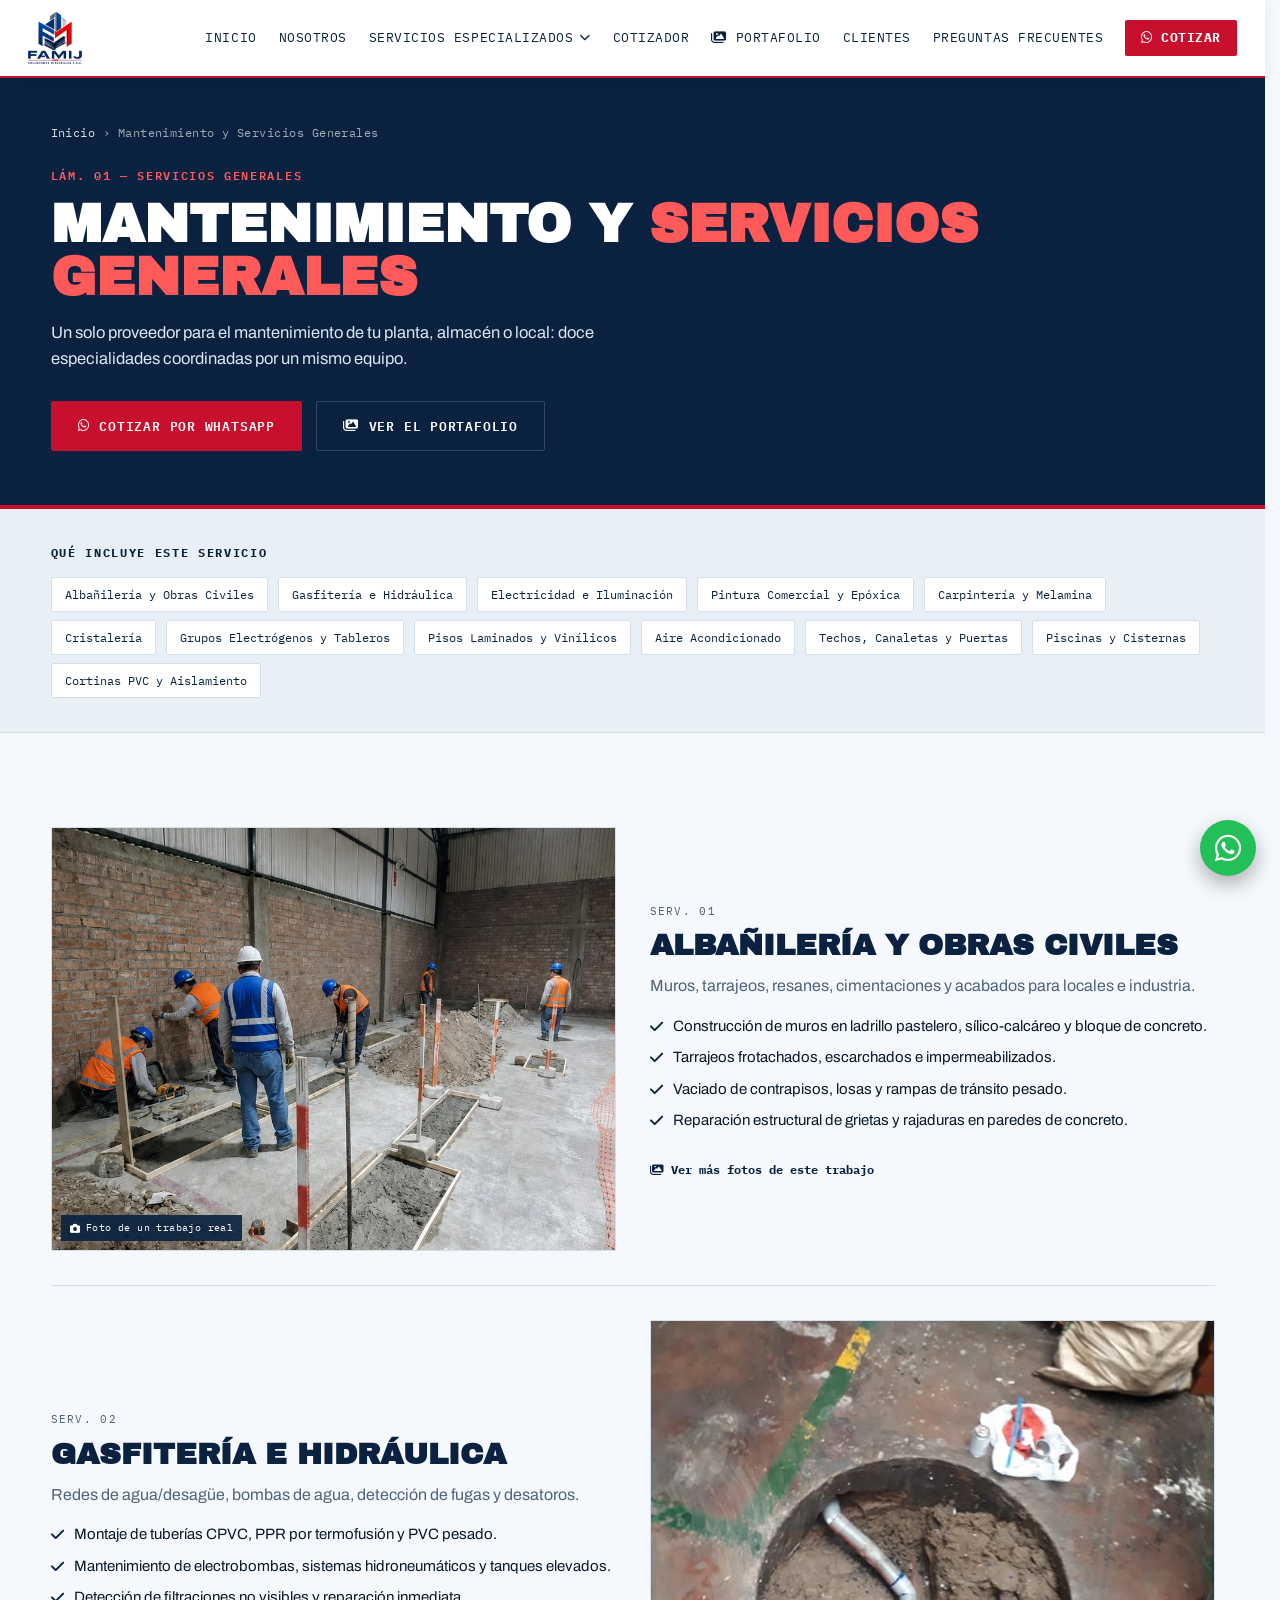
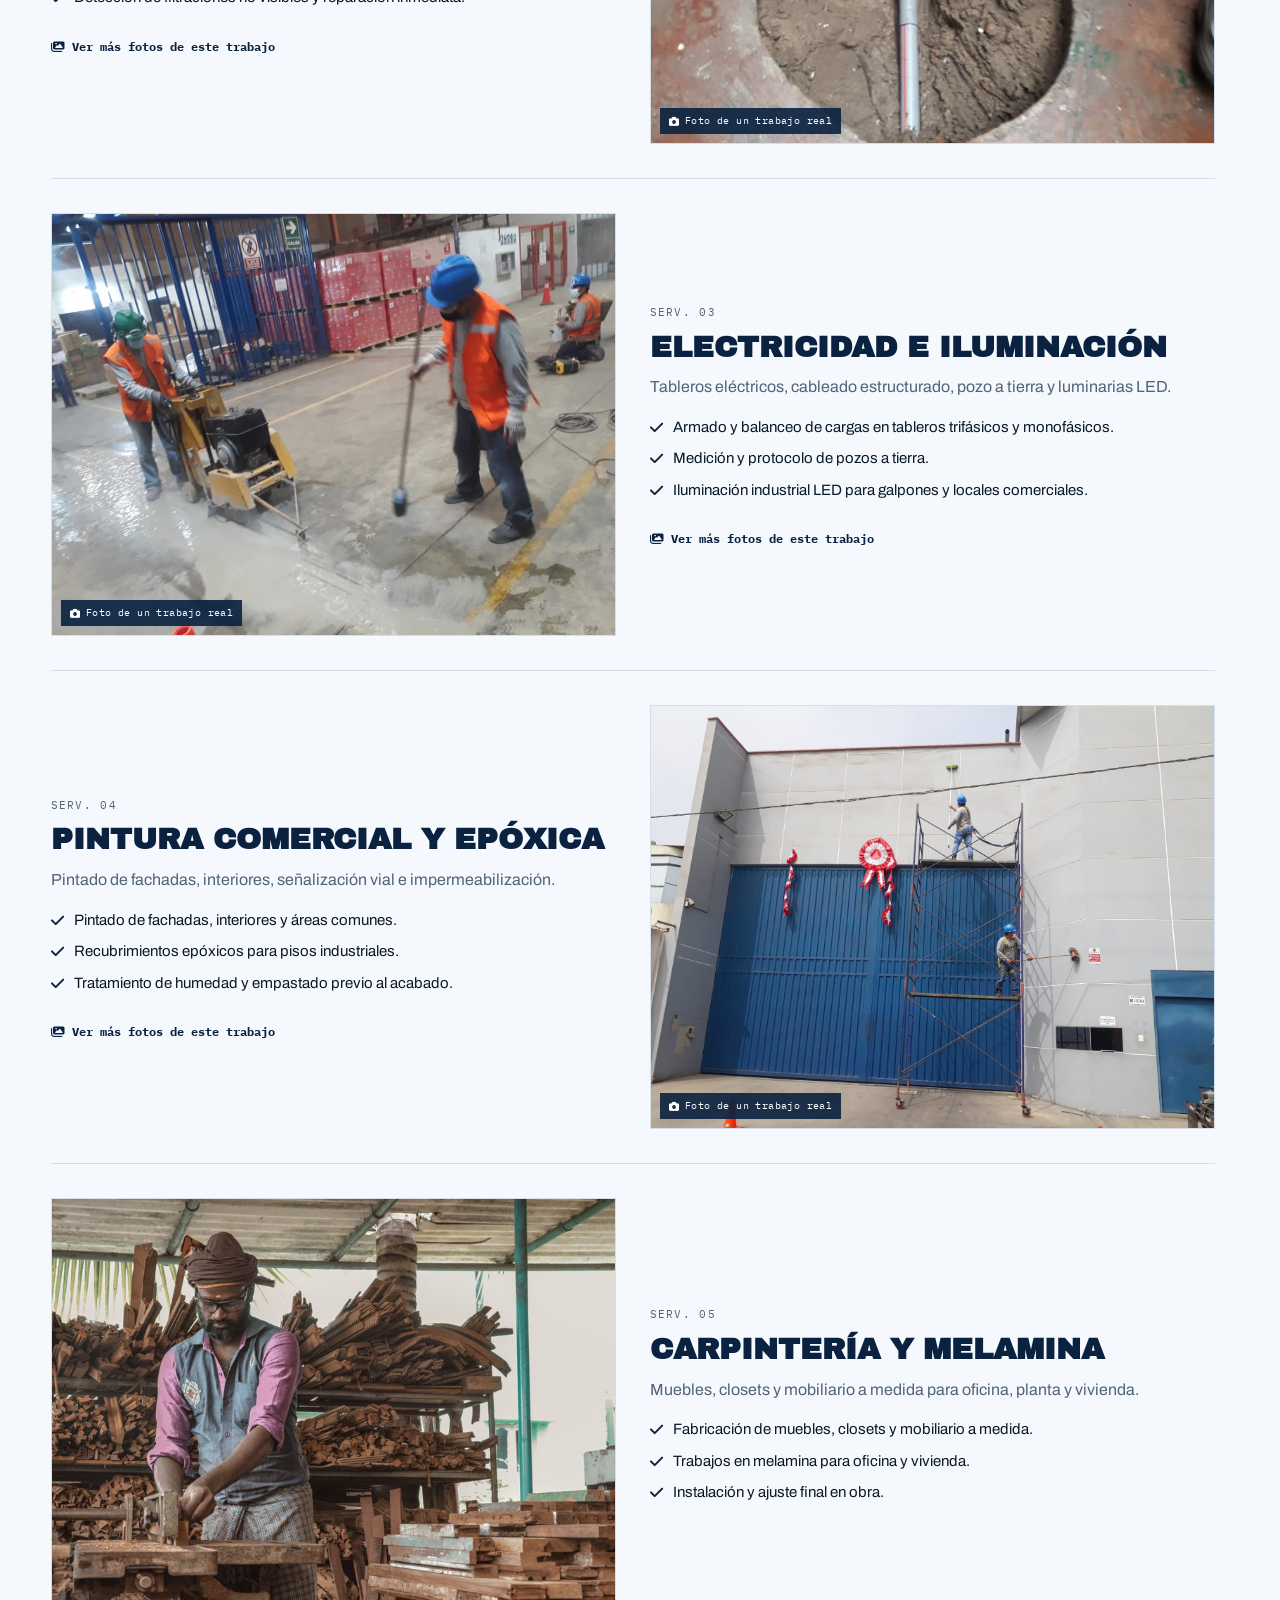
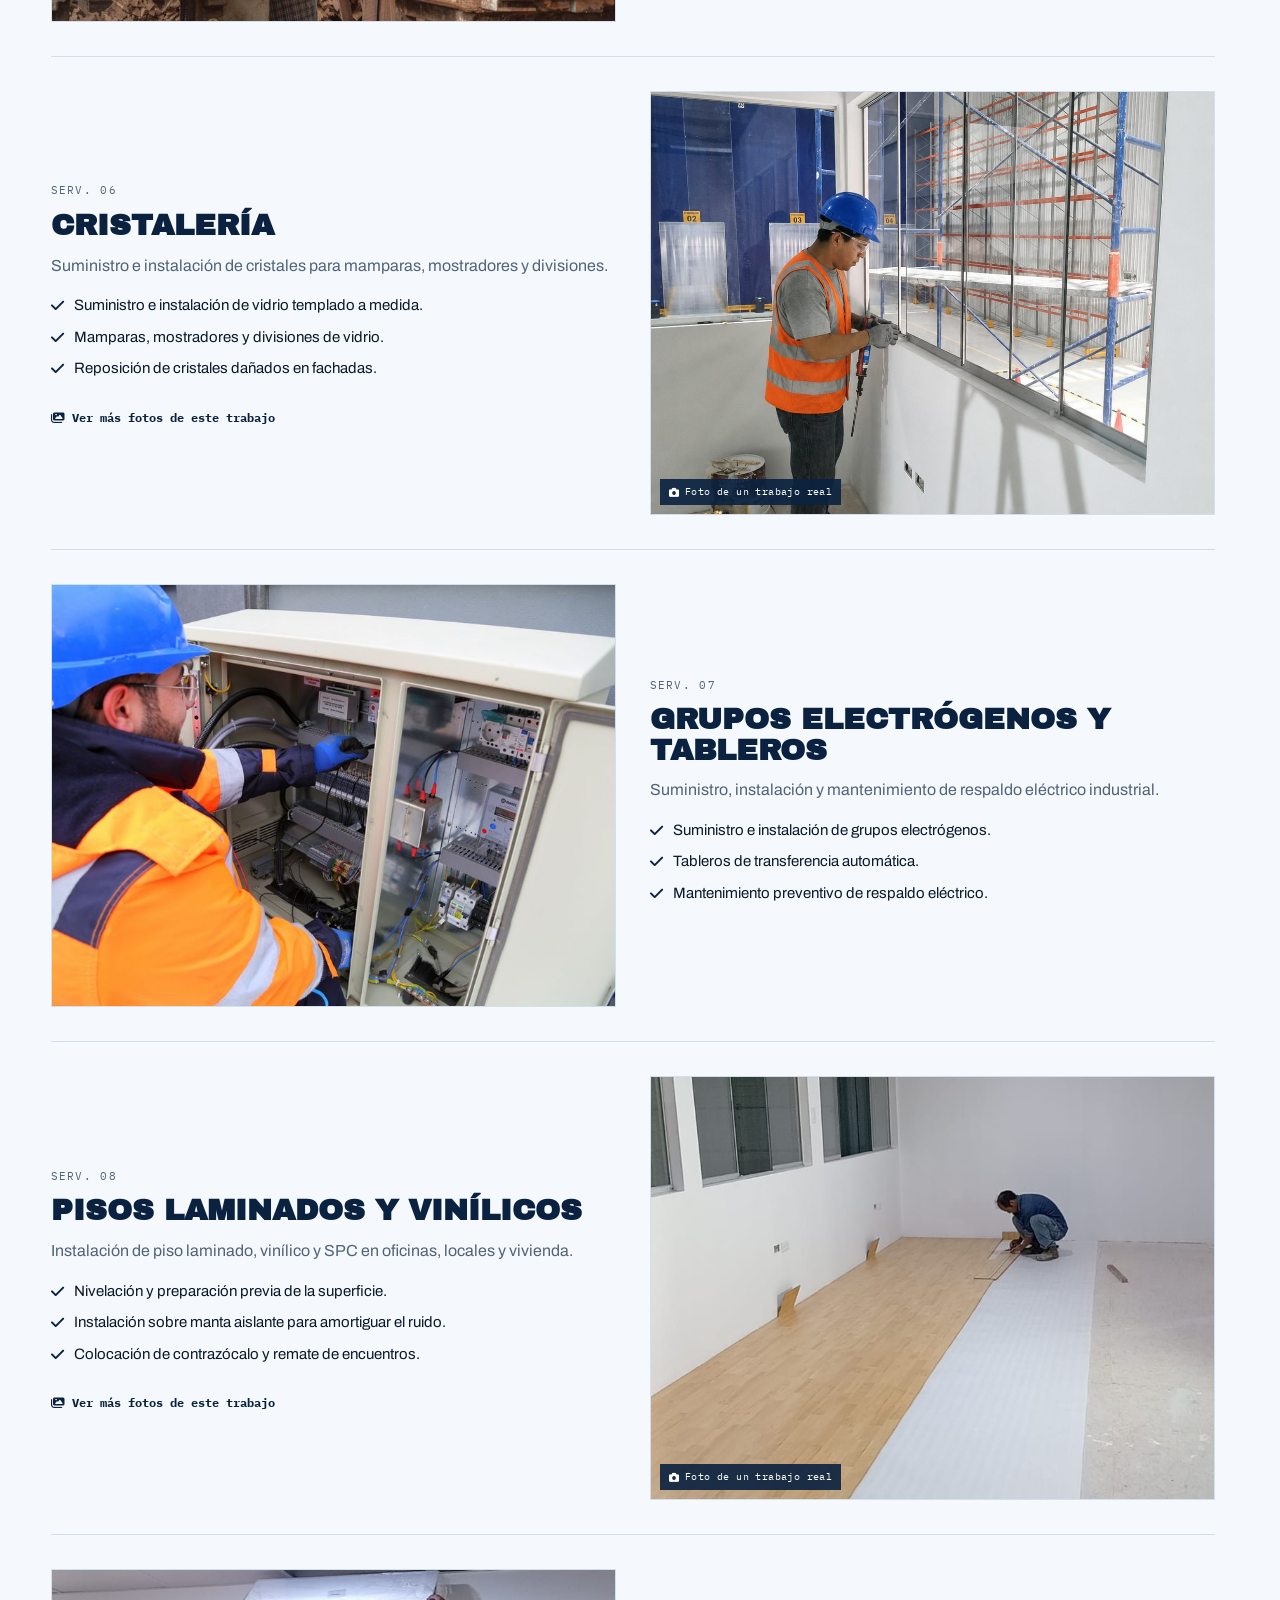
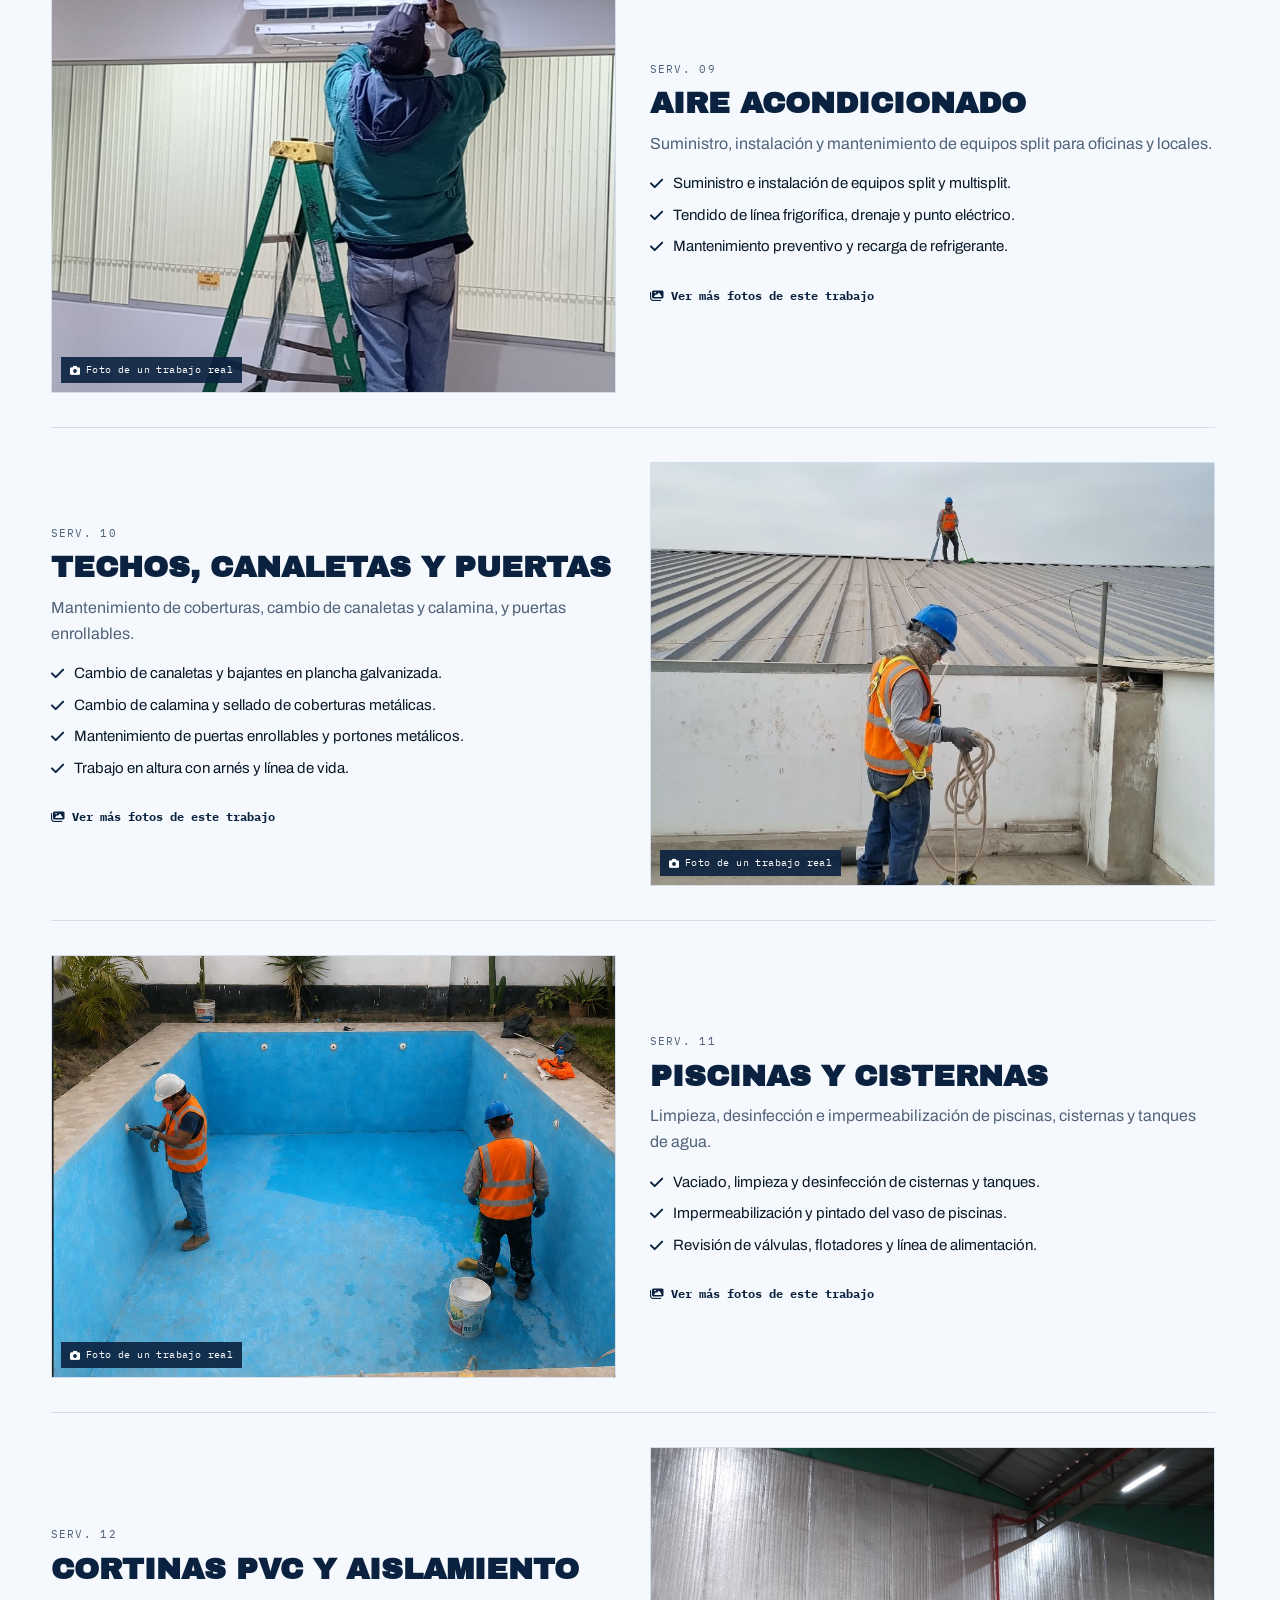
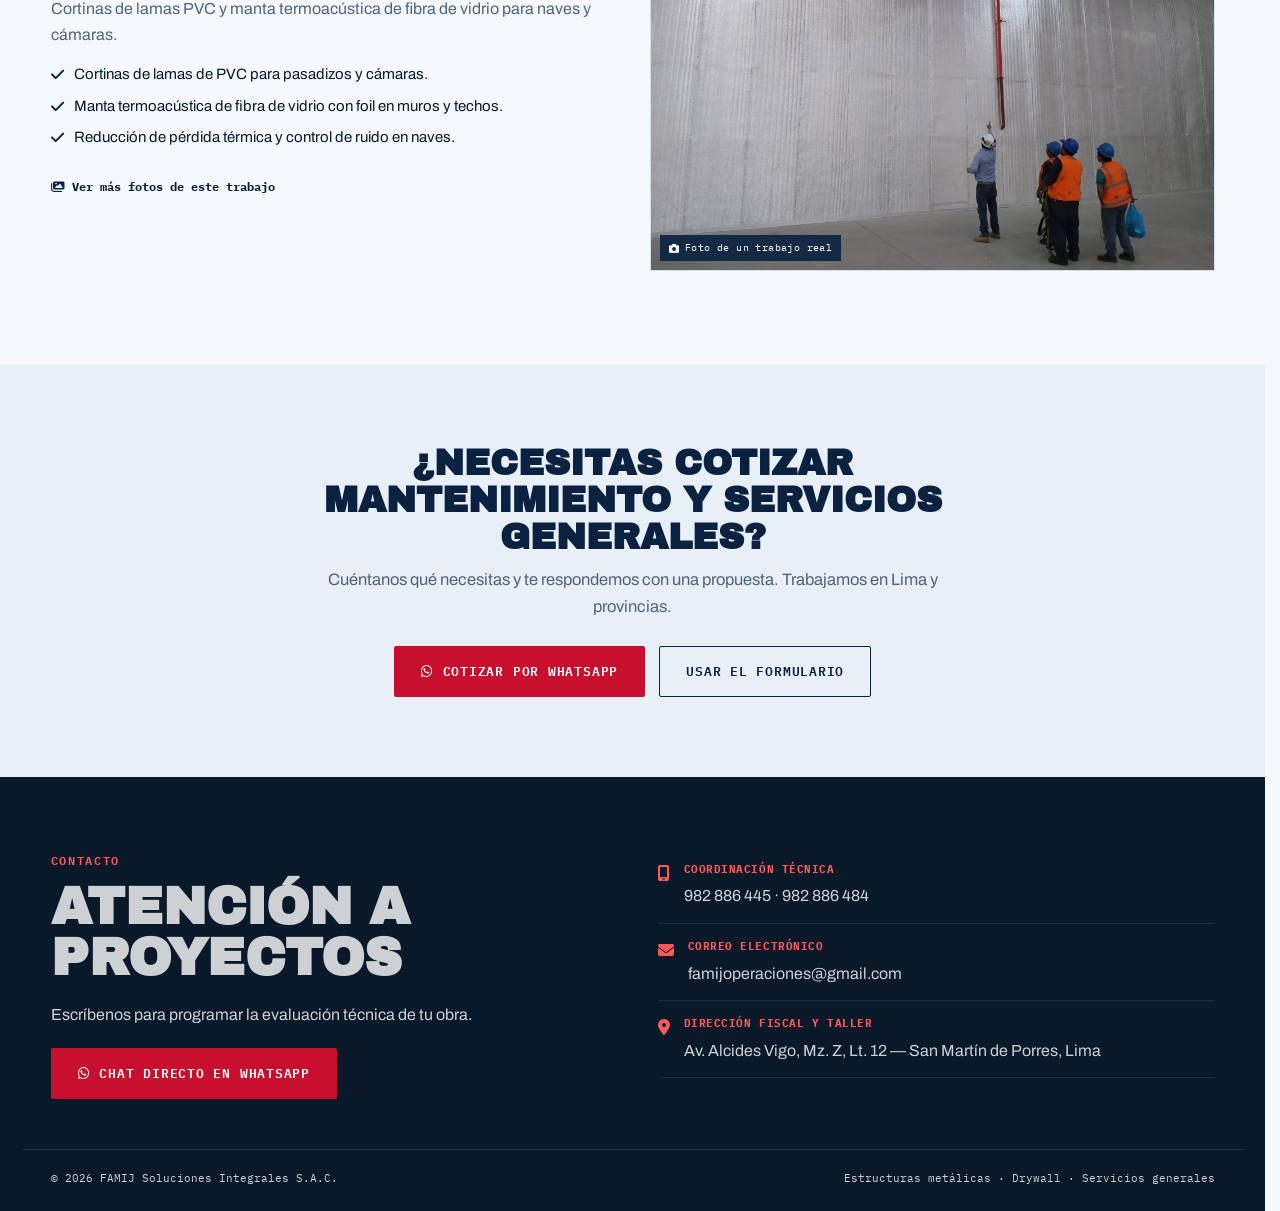
<file: servicios-generales.html>
<!DOCTYPE html>
<html lang="es">
<head>
<!-- Google tag (gtag.js) -->
<script async src="https://www.googletagmanager.com/gtag/js?id=G-JS81BERVF7"></script>
<script>
  window.dataLayer = window.dataLayer || [];
  function gtag(){dataLayer.push(arguments);}
  gtag("js", new Date());

  gtag("config", "G-JS81BERVF7");
</script>
<meta charset="UTF-8">
<meta name="viewport" content="width=device-width, initial-scale=1.0">
<title>Servicios Generales y Mantenimiento en Lima | FAMIJ</title>
<meta name="description" content="Servicios generales en Lima: albañilería, gasfitería, electricidad, pintura, carpintería, cristalería, aire acondicionado, techos, piscinas y cisternas.">
<link rel="canonical" href="https://famij.com.pe/servicios-generales.html">
<link rel="icon" type="image/png" sizes="32x32" href="assets/favicon-32.png">
<link rel="icon" type="image/png" sizes="192x192" href="assets/favicon-192.png">
<link rel="apple-touch-icon" sizes="180x180" href="assets/apple-touch-icon.png">
<meta name="theme-color" content="#0A2240">
<meta property="og:type" content="website">
<meta property="og:site_name" content="FAMIJ Soluciones Integrales S.A.C.">
<meta property="og:title" content="Servicios Generales y Mantenimiento en Lima | FAMIJ">
<meta property="og:description" content="Servicios generales en Lima: albañilería, gasfitería, electricidad, pintura, carpintería, cristalería, aire acondicionado, techos, piscinas y cisternas.">
<meta property="og:image" content="https://famij.com.pe/assets/trabajos/base-maquinas-06.jpg">
<meta property="og:image:alt" content="Cuadrilla de FAMIJ ejecutando obras civiles en una nave industrial">
<meta property="og:url" content="https://famij.com.pe/servicios-generales.html">
<meta property="og:locale" content="es_PE">
<meta name="twitter:card" content="summary_large_image">
<script type="application/ld+json">
{
  "@context": "https://schema.org",
  "@graph": [
    {
      "@type": "Service",
      "name": "Mantenimiento y servicios generales",
      "serviceType": "Mantenimiento y servicios generales",
      "provider": {
        "@type": "GeneralContractor",
        "name": "FAMIJ Soluciones Integrales S.A.C.",
        "url": "https://famij.com.pe/"
      },
      "areaServed": {
        "@type": "State",
        "name": "Lima y provincias, Perú"
      },
      "url": "https://famij.com.pe/servicios-generales.html",
      "description": "Servicios generales en Lima: albañilería, gasfitería, electricidad, pintura, carpintería, cristalería, aire acondicionado, techos, piscinas y cisternas.",
      "hasOfferCatalog": {
        "@type": "OfferCatalog",
        "name": "Mantenimiento y servicios generales",
        "itemListElement": [
          {
            "@type": "Offer",
            "itemOffered": {
              "@type": "Service",
              "name": "Albañilería y Obras Civiles"
            }
          },
          {
            "@type": "Offer",
            "itemOffered": {
              "@type": "Service",
              "name": "Gasfitería e Hidráulica"
            }
          },
          {
            "@type": "Offer",
            "itemOffered": {
              "@type": "Service",
              "name": "Electricidad e Iluminación"
            }
          },
          {
            "@type": "Offer",
            "itemOffered": {
              "@type": "Service",
              "name": "Pintura Comercial y Epóxica"
            }
          },
          {
            "@type": "Offer",
            "itemOffered": {
              "@type": "Service",
              "name": "Carpintería y Melamina"
            }
          },
          {
            "@type": "Offer",
            "itemOffered": {
              "@type": "Service",
              "name": "Cristalería"
            }
          },
          {
            "@type": "Offer",
            "itemOffered": {
              "@type": "Service",
              "name": "Grupos Electrógenos y Tableros"
            }
          },
          {
            "@type": "Offer",
            "itemOffered": {
              "@type": "Service",
              "name": "Pisos Laminados y Vinílicos"
            }
          },
          {
            "@type": "Offer",
            "itemOffered": {
              "@type": "Service",
              "name": "Aire Acondicionado"
            }
          },
          {
            "@type": "Offer",
            "itemOffered": {
              "@type": "Service",
              "name": "Techos, Canaletas y Puertas"
            }
          },
          {
            "@type": "Offer",
            "itemOffered": {
              "@type": "Service",
              "name": "Piscinas y Cisternas"
            }
          },
          {
            "@type": "Offer",
            "itemOffered": {
              "@type": "Service",
              "name": "Cortinas PVC y Aislamiento"
            }
          }
        ]
      }
    },
    {
      "@type": "BreadcrumbList",
      "itemListElement": [
        {
          "@type": "ListItem",
          "position": 1,
          "name": "Inicio",
          "item": "https://famij.com.pe/"
        },
        {
          "@type": "ListItem",
          "position": 2,
          "name": "Mantenimiento y Servicios Generales",
          "item": "https://famij.com.pe/servicios-generales.html"
        }
      ]
    }
  ]
}
</script>
<link rel="preconnect" href="https://fonts.googleapis.com">
<link href="https://fonts.googleapis.com/css2?family=Archivo:wght@400;500;600;700&family=Archivo+Black&family=IBM+Plex+Mono:wght@400;500;600;700&display=swap" rel="stylesheet">
<link rel="stylesheet" href="https://cdnjs.cloudflare.com/ajax/libs/font-awesome/6.4.0/css/all.min.css">
<link rel="stylesheet" href="style.css">
</head>
<body>

<header class="navbar">
  <a href="index.html" class="logo"><img src="assets/logo-famij-nav.png" width="163" height="156" alt="FAMIJ Soluciones Integrales S.A.C."></a>

  <input type="checkbox" id="nav-toggle" class="nav-toggle-checkbox">
  <label for="nav-toggle" class="nav-toggle-label" aria-label="Abrir menú">
    <i class="fa-solid fa-bars open-icon"></i>
    <i class="fa-solid fa-xmark close-icon"></i>
  </label>

  <nav class="nav-links">
    <a href="index.html">Inicio</a>
    <a href="index.html#nosotros">Nosotros</a>

    <!-- CINTA DE OPCIONES / DROPDOWN SERVICIOS -->
    <div class="nav-dropdown">
      <a href="servicios-generales.html" class="dropdown-trigger">
        Servicios Especializados <i class="fa-solid fa-chevron-down drop-icon"></i>
      </a>
      <div class="dropdown-menu">
        <a href="servicios-generales.html"><i class="fa-solid fa-screwdriver-wrench"></i> Mantenimiento y Servicios Generales</a>
        <a href="estructuras-metalicas.html"><i class="fa-solid fa-warehouse"></i> Estructuras Metálicas e Industriales</a>
        <a href="drywall.html"><i class="fa-solid fa-border-all"></i> Construcción en Drywall y Coberturas</a>
      </div>
    </div>

    <a href="index.html#cotizacion">Cotizador</a>
    <a href="portafolio.html"><i class="fa-solid fa-images"></i> Portafolio</a>
    <a href="index.html#clientes">Clientes</a>
    <a href="index.html#faq">Preguntas Frecuentes</a>
    <a href="index.html#contacto" class="nav-btn-highlight"><i class="fa-brands fa-whatsapp"></i> Cotizar</a>
  </nav>
</header>

<!-- ============ ENCABEZADO DEL SERVICIO ============ -->
<section class="serv-hero">
  <div class="container">
    <nav class="miga" aria-label="Ruta de navegación">
      <a href="index.html">Inicio</a> <span aria-hidden="true">›</span> <span>Mantenimiento y Servicios Generales</span>
    </nav>
    <span class="eyebrow eyebrow--light">Lám. 01 — Servicios Generales</span>
    <h1>Mantenimiento y <span class="accent">Servicios Generales</span></h1>
    <p>Un solo proveedor para el mantenimiento de tu planta, almacén o local: doce especialidades coordinadas por un mismo equipo.</p>
    <div class="serv-hero-acciones">
      <a href="https://wa.me/51982886445?text=Deseo%20cotizar%20servicios%20generales%20y%20mantenimiento" target="_blank" rel="noopener" class="btn btn-primary"><i class="fa-brands fa-whatsapp"></i> Cotizar por WhatsApp</a>
      <a href="portafolio.html" class="btn btn-outline"><i class="fa-solid fa-images"></i> Ver el portafolio</a>
    </div>
  </div>
</section>

<!-- ============ INDICE ============ -->
<section class="serv-indice">
  <div class="container">
    <h2 class="serv-indice-titulo">Qué incluye este servicio</h2>
    <ul>
        <li><a href="#serv-albanileria">Albañilería y Obras Civiles</a></li>
        <li><a href="#serv-gasfiteria">Gasfitería e Hidráulica</a></li>
        <li><a href="#serv-electricidad">Electricidad e Iluminación</a></li>
        <li><a href="#serv-pintura">Pintura Comercial y Epóxica</a></li>
        <li><a href="#serv-carpinteria">Carpintería y Melamina</a></li>
        <li><a href="#serv-cristaleria">Cristalería</a></li>
        <li><a href="#serv-electrogenos">Grupos Electrógenos y Tableros</a></li>
        <li><a href="#serv-pisos">Pisos Laminados y Vinílicos</a></li>
        <li><a href="#serv-aire">Aire Acondicionado</a></li>
        <li><a href="#serv-techos">Techos, Canaletas y Puertas</a></li>
        <li><a href="#serv-piscinas">Piscinas y Cisternas</a></li>
        <li><a href="#serv-cortinas">Cortinas PVC y Aislamiento</a></li>
    </ul>
  </div>
</section>

<!-- ============ DETALLE DE CADA SERVICIO ============ -->
<section class="serv-detalle">
  <div class="container">

      <article class="serv-bloque" id="serv-albanileria">
        <div class="serv-media">
          <img loading="lazy" decoding="async" src="assets/trabajos/base-maquinas-06.jpg" alt="Cuadrilla ejecutando cimentaciones dentro de una nave industrial">
            <span class="serv-real"><i class="fa-solid fa-camera"></i> Foto de un trabajo real</span>
        </div>
        <div class="serv-texto">
          <span class="serv-tab">SERV. 01</span>
          <h2>Albañilería y Obras Civiles</h2>
          <p>Muros, tarrajeos, resanes, cimentaciones y acabados para locales e industria.</p>
          <ul class="serv-lista">
            <li><i class="fa-solid fa-check"></i> Construcción de muros en ladrillo pastelero, sílico-calcáreo y bloque de concreto.</li>
            <li><i class="fa-solid fa-check"></i> Tarrajeos frotachados, escarchados e impermeabilizados.</li>
            <li><i class="fa-solid fa-check"></i> Vaciado de contrapisos, losas y rampas de tránsito pesado.</li>
            <li><i class="fa-solid fa-check"></i> Reparación estructural de grietas y rajaduras en paredes de concreto.</li>
          </ul>
          <a class="btn-detail" href="portafolio.html#pf-group-bases"><i class="fa-solid fa-images"></i> Ver más fotos de este trabajo</a>
        </div>
      </article>

      <article class="serv-bloque" id="serv-gasfiteria">
        <div class="serv-media">
          <img loading="lazy" decoding="async" src="assets/trabajos/gasfiteria-fuga-tuberia.jpg" alt="Tubería reparada lista para resane">
            <span class="serv-real"><i class="fa-solid fa-camera"></i> Foto de un trabajo real</span>
        </div>
        <div class="serv-texto">
          <span class="serv-tab">SERV. 02</span>
          <h2>Gasfitería e Hidráulica</h2>
          <p>Redes de agua/desagüe, bombas de agua, detección de fugas y desatoros.</p>
          <ul class="serv-lista">
            <li><i class="fa-solid fa-check"></i> Montaje de tuberías CPVC, PPR por termofusión y PVC pesado.</li>
            <li><i class="fa-solid fa-check"></i> Mantenimiento de electrobombas, sistemas hidroneumáticos y tanques elevados.</li>
            <li><i class="fa-solid fa-check"></i> Detección de filtraciones no visibles y reparación inmediata.</li>
          </ul>
          <a class="btn-detail" href="portafolio.html#pf-group-gasfiteria"><i class="fa-solid fa-images"></i> Ver más fotos de este trabajo</a>
        </div>
      </article>

      <article class="serv-bloque" id="serv-electricidad">
        <div class="serv-media">
          <img loading="lazy" decoding="async" src="assets/trabajos/electricidad-corte-piso.jpg" alt="Corte de piso para cableado interno">
            <span class="serv-real"><i class="fa-solid fa-camera"></i> Foto de un trabajo real</span>
        </div>
        <div class="serv-texto">
          <span class="serv-tab">SERV. 03</span>
          <h2>Electricidad e Iluminación</h2>
          <p>Tableros eléctricos, cableado estructurado, pozo a tierra y luminarias LED.</p>
          <ul class="serv-lista">
            <li><i class="fa-solid fa-check"></i> Armado y balanceo de cargas en tableros trifásicos y monofásicos.</li>
            <li><i class="fa-solid fa-check"></i> Medición y protocolo de pozos a tierra.</li>
            <li><i class="fa-solid fa-check"></i> Iluminación industrial LED para galpones y locales comerciales.</li>
          </ul>
          <a class="btn-detail" href="portafolio.html#pf-group-electricidad"><i class="fa-solid fa-images"></i> Ver más fotos de este trabajo</a>
        </div>
      </article>

      <article class="serv-bloque" id="serv-pintura">
        <div class="serv-media">
          <img loading="lazy" decoding="async" src="assets/trabajos/pintura-fachada-andamio.jpg" alt="Pintura de fachada industrial con andamio">
            <span class="serv-real"><i class="fa-solid fa-camera"></i> Foto de un trabajo real</span>
        </div>
        <div class="serv-texto">
          <span class="serv-tab">SERV. 04</span>
          <h2>Pintura Comercial y Epóxica</h2>
          <p>Pintado de fachadas, interiores, señalización vial e impermeabilización.</p>
          <ul class="serv-lista">
            <li><i class="fa-solid fa-check"></i> Pintado de fachadas, interiores y áreas comunes.</li>
            <li><i class="fa-solid fa-check"></i> Recubrimientos epóxicos para pisos industriales.</li>
            <li><i class="fa-solid fa-check"></i> Tratamiento de humedad y empastado previo al acabado.</li>
          </ul>
          <a class="btn-detail" href="portafolio.html#pf-group-pintura"><i class="fa-solid fa-images"></i> Ver más fotos de este trabajo</a>
        </div>
      </article>

      <article class="serv-bloque" id="serv-carpinteria">
        <div class="serv-media">
          <img loading="lazy" decoding="async" src="assets/stock/carpinteria-melamina.jpg" alt="Carpintería en taller">
        </div>
        <div class="serv-texto">
          <span class="serv-tab">SERV. 05</span>
          <h2>Carpintería y Melamina</h2>
          <p>Muebles, closets y mobiliario a medida para oficina, planta y vivienda.</p>
          <ul class="serv-lista">
            <li><i class="fa-solid fa-check"></i> Fabricación de muebles, closets y mobiliario a medida.</li>
            <li><i class="fa-solid fa-check"></i> Trabajos en melamina para oficina y vivienda.</li>
            <li><i class="fa-solid fa-check"></i> Instalación y ajuste final en obra.</li>
          </ul>
        </div>
      </article>

      <article class="serv-bloque" id="serv-cristaleria">
        <div class="serv-media">
          <img loading="lazy" decoding="async" src="assets/trabajos/vidrios-mampara-oficina.jpg" alt="Instalación y sellado de mampara de vidrio en oficina">
            <span class="serv-real"><i class="fa-solid fa-camera"></i> Foto de un trabajo real</span>
        </div>
        <div class="serv-texto">
          <span class="serv-tab">SERV. 06</span>
          <h2>Cristalería</h2>
          <p>Suministro e instalación de cristales para mamparas, mostradores y divisiones.</p>
          <ul class="serv-lista">
            <li><i class="fa-solid fa-check"></i> Suministro e instalación de vidrio templado a medida.</li>
            <li><i class="fa-solid fa-check"></i> Mamparas, mostradores y divisiones de vidrio.</li>
            <li><i class="fa-solid fa-check"></i> Reposición de cristales dañados en fachadas.</li>
          </ul>
          <a class="btn-detail" href="portafolio.html#pf-group-vidrios"><i class="fa-solid fa-images"></i> Ver más fotos de este trabajo</a>
        </div>
      </article>

      <article class="serv-bloque" id="serv-electrogenos">
        <div class="serv-media">
          <img loading="lazy" decoding="async" src="assets/stock/grupo-electrogeno-tablero.jpg" alt="Grupo electrógeno y tablero eléctrico">
        </div>
        <div class="serv-texto">
          <span class="serv-tab">SERV. 07</span>
          <h2>Grupos Electrógenos y Tableros</h2>
          <p>Suministro, instalación y mantenimiento de respaldo eléctrico industrial.</p>
          <ul class="serv-lista">
            <li><i class="fa-solid fa-check"></i> Suministro e instalación de grupos electrógenos.</li>
            <li><i class="fa-solid fa-check"></i> Tableros de transferencia automática.</li>
            <li><i class="fa-solid fa-check"></i> Mantenimiento preventivo de respaldo eléctrico.</li>
          </ul>
        </div>
      </article>

      <article class="serv-bloque" id="serv-pisos">
        <div class="serv-media">
          <img loading="lazy" decoding="async" src="assets/trabajos/piso-laminado-instalacion.jpg" alt="Instalación de piso laminado sobre manta aislante">
            <span class="serv-real"><i class="fa-solid fa-camera"></i> Foto de un trabajo real</span>
        </div>
        <div class="serv-texto">
          <span class="serv-tab">SERV. 08</span>
          <h2>Pisos Laminados y Vinílicos</h2>
          <p>Instalación de piso laminado, vinílico y SPC en oficinas, locales y vivienda.</p>
          <ul class="serv-lista">
            <li><i class="fa-solid fa-check"></i> Nivelación y preparación previa de la superficie.</li>
            <li><i class="fa-solid fa-check"></i> Instalación sobre manta aislante para amortiguar el ruido.</li>
            <li><i class="fa-solid fa-check"></i> Colocación de contrazócalo y remate de encuentros.</li>
          </ul>
          <a class="btn-detail" href="portafolio.html#pf-group-pisos"><i class="fa-solid fa-images"></i> Ver más fotos de este trabajo</a>
        </div>
      </article>

      <article class="serv-bloque" id="serv-aire">
        <div class="serv-media">
          <img loading="lazy" decoding="async" src="assets/trabajos/aire-acondicionado-instalacion.jpg" alt="Instalación de equipo split de aire acondicionado en oficina">
            <span class="serv-real"><i class="fa-solid fa-camera"></i> Foto de un trabajo real</span>
        </div>
        <div class="serv-texto">
          <span class="serv-tab">SERV. 09</span>
          <h2>Aire Acondicionado</h2>
          <p>Suministro, instalación y mantenimiento de equipos split para oficinas y locales.</p>
          <ul class="serv-lista">
            <li><i class="fa-solid fa-check"></i> Suministro e instalación de equipos split y multisplit.</li>
            <li><i class="fa-solid fa-check"></i> Tendido de línea frigorífica, drenaje y punto eléctrico.</li>
            <li><i class="fa-solid fa-check"></i> Mantenimiento preventivo y recarga de refrigerante.</li>
          </ul>
          <a class="btn-detail" href="portafolio.html#pf-group-aire"><i class="fa-solid fa-images"></i> Ver más fotos de este trabajo</a>
        </div>
      </article>

      <article class="serv-bloque" id="serv-techos">
        <div class="serv-media">
          <img loading="lazy" decoding="async" src="assets/trabajos/techo-trabajo-arnes.jpg" alt="Trabajadores con arnés y línea de vida durante el mantenimiento de un techo">
            <span class="serv-real"><i class="fa-solid fa-camera"></i> Foto de un trabajo real</span>
        </div>
        <div class="serv-texto">
          <span class="serv-tab">SERV. 10</span>
          <h2>Techos, Canaletas y Puertas</h2>
          <p>Mantenimiento de coberturas, cambio de canaletas y calamina, y puertas enrollables.</p>
          <ul class="serv-lista">
            <li><i class="fa-solid fa-check"></i> Cambio de canaletas y bajantes en plancha galvanizada.</li>
            <li><i class="fa-solid fa-check"></i> Cambio de calamina y sellado de coberturas metálicas.</li>
            <li><i class="fa-solid fa-check"></i> Mantenimiento de puertas enrollables y portones metálicos.</li>
            <li><i class="fa-solid fa-check"></i> Trabajo en altura con arnés y línea de vida.</li>
          </ul>
          <a class="btn-detail" href="portafolio.html#pf-group-techos"><i class="fa-solid fa-images"></i> Ver más fotos de este trabajo</a>
        </div>
      </article>

      <article class="serv-bloque" id="serv-piscinas">
        <div class="serv-media">
          <img loading="lazy" decoding="async" src="assets/trabajos/piscina-pintado-proceso.jpg" alt="Cuadrilla pintando el vaso de una piscina durante el mantenimiento">
            <span class="serv-real"><i class="fa-solid fa-camera"></i> Foto de un trabajo real</span>
        </div>
        <div class="serv-texto">
          <span class="serv-tab">SERV. 11</span>
          <h2>Piscinas y Cisternas</h2>
          <p>Limpieza, desinfección e impermeabilización de piscinas, cisternas y tanques de agua.</p>
          <ul class="serv-lista">
            <li><i class="fa-solid fa-check"></i> Vaciado, limpieza y desinfección de cisternas y tanques.</li>
            <li><i class="fa-solid fa-check"></i> Impermeabilización y pintado del vaso de piscinas.</li>
            <li><i class="fa-solid fa-check"></i> Revisión de válvulas, flotadores y línea de alimentación.</li>
          </ul>
          <a class="btn-detail" href="portafolio.html#pf-group-piscinas"><i class="fa-solid fa-images"></i> Ver más fotos de este trabajo</a>
        </div>
      </article>

      <article class="serv-bloque" id="serv-cortinas">
        <div class="serv-media">
          <img loading="lazy" decoding="async" src="assets/trabajos/manta-termoacustica-muro.jpg" alt="Muro de nave industrial forrado con manta termoacústica de fibra de vidrio">
            <span class="serv-real"><i class="fa-solid fa-camera"></i> Foto de un trabajo real</span>
        </div>
        <div class="serv-texto">
          <span class="serv-tab">SERV. 12</span>
          <h2>Cortinas PVC y Aislamiento</h2>
          <p>Cortinas de lamas PVC y manta termoacústica de fibra de vidrio para naves y cámaras.</p>
          <ul class="serv-lista">
            <li><i class="fa-solid fa-check"></i> Cortinas de lamas de PVC para pasadizos y cámaras.</li>
            <li><i class="fa-solid fa-check"></i> Manta termoacústica de fibra de vidrio con foil en muros y techos.</li>
            <li><i class="fa-solid fa-check"></i> Reducción de pérdida térmica y control de ruido en naves.</li>
          </ul>
          <a class="btn-detail" href="portafolio.html#pf-group-cortinas"><i class="fa-solid fa-images"></i> Ver más fotos de este trabajo</a>
        </div>
      </article>

  </div>
</section>

<!-- ============ CIERRE ============ -->
<section class="section-alt">
  <div class="container">
    <div class="serv-cierre">
      <h2>¿Necesitas cotizar mantenimiento y servicios generales?</h2>
      <p>Cuéntanos qué necesitas y te respondemos con una propuesta. Trabajamos en Lima y provincias.</p>
      <div class="serv-hero-acciones">
        <a href="https://wa.me/51982886445?text=Deseo%20cotizar%20servicios%20generales%20y%20mantenimiento" target="_blank" rel="noopener" class="btn btn-primary"><i class="fa-brands fa-whatsapp"></i> Cotizar por WhatsApp</a>
        <a href="index.html#cotizacion" class="btn btn-secundario-claro">Usar el formulario</a>
      </div>
    </div>
  </div>
</section>

<!-- ============ CONTACTO Y FOOTER ============ -->
<footer id="contacto">
  <div class="container contact-wrap">
    <div>
      <span class="eyebrow eyebrow--light">Contacto</span>
      <h2 class="h-section">Atención a Proyectos</h2>
      <p>Escríbenos para programar la evaluación técnica de tu obra.</p>
      <div style="margin-top:20px;">
        <a href="https://wa.me/51982886445" target="_blank" class="btn btn-primary"><i class="fa-brands fa-whatsapp"></i> Chat directo en WhatsApp</a>
      </div>
    </div>

    <div>
      <ul class="contact-list">
        <li><i class="fa-solid fa-mobile-screen"></i><span><b>Coordinación Técnica</b>982 886 445 · 982 886 484</span></li>
        <li><i class="fa-solid fa-envelope"></i><span><b>Correo Electrónico</b>famijoperaciones@gmail.com</span></li>
        <li><i class="fa-solid fa-location-dot"></i><span><b>Dirección Fiscal y Taller</b>Av. Alcides Vigo, Mz. Z, Lt. 12 — San Martín de Porres, Lima</span></li>
      </ul>
    </div>
  </div>

  <div class="container footer-bottom">
    <span>© 2026 FAMIJ Soluciones Integrales S.A.C.</span>
    <span>Estructuras metálicas · Drywall · Servicios generales</span>
  </div>
</footer>

<a href="https://wa.me/51982886445" class="whatsapp-btn" target="_blank" aria-label="WhatsApp">
  <i class="fa-brands fa-whatsapp"></i>
</a>



<script>
  /* Evento de GA4 en cada clic a WhatsApp: boton flotante, navbar,
     hero y cada bloque de servicio. */
  document.addEventListener("click", function (e) {
    var enlace = e.target.closest('a[href*="wa.me"]');
    if (enlace && typeof gtag === "function") {
      gtag("event", "generate_lead", { method: "whatsapp", link_url: enlace.href });
    }
  });
</script>
</body>
</html>
</file>
<file: style.css>
/* ==========================================================================
   FAMIJ Soluciones Integrales S.A.C. — Hoja de estilos del sitio
   Interfaz en HTML y CSS. El único JavaScript del sitio (al final de
   index.html) calcula los años de experiencia y arma el mensaje del
   cotizador; nada de la maquetación depende de él.
   ========================================================================== */

:root {
  /* ===== Identidad FAMIJ — Azul · Rojo · Blanco =====
     Navy = estructura y autoridad técnica. Rojo = acento único, reservado
     para el CTA y un solo momento de énfasis. Blanco frío = fondo.
     Proporción objetivo: ~70% blanco/neutro · ~22% navy · ~8% rojo.
     Compartido por index.html y portafolio.html. */

  /* Estructura */
  --navy-deep: #0A2240;      /* navbar, footer, secciones oscuras */
  --navy-2:    #123458;      /* hover / superficie elevada sobre navy */

  /* Acento único — rojo */
  --red:         #C8102E;    /* sobre fondo claro: CTA, enlaces, bordes */
  --red-hover:   #A30C24;
  --red-on-dark: #FF5A5A;    /* sobre navy: cumple 4.5:1 para texto */

  /* Neutros con sesgo azul (elegidos, no grises por defecto) */
  --white:   #FFFFFF;
  --paper:   #F5F8FC;
  --paper-2: #E8EFF7;
  --ink:     #0A1929;
  --ink-soft: #51637A;
  --line:    #D3DFEC;
  --line-on-dark: rgba(255,255,255,0.16);

  --font-display: "Archivo Black", sans-serif;
  --font-body: "Archivo", sans-serif;
  --font-mono: "IBM Plex Mono", monospace;

  --radius: 2px;
  --container: 1220px;
}

* { margin: 0; padding: 0; box-sizing: border-box; }
html { scroll-behavior: smooth; }

body {
  font-family: var(--font-body);
  color: var(--ink);
  background: var(--paper);
  line-height: 1.6;
  -webkit-font-smoothing: antialiased;
}

img { display: block; max-width: 100%; }
a { color: inherit; text-decoration: none; }

.container {
  max-width: var(--container);
  margin: 0 auto;
  padding: 0 28px;
}

:focus-visible { outline: 3px solid var(--red); outline-offset: 2px; }
/* Sobre superficies navy el rojo profundo pierde contraste: se aclara el anillo.
   La barra de navegación es blanca, así que ahí se mantiene el rojo profundo. */
footer :focus-visible,
.section-dark :focus-visible,
.hero :focus-visible,
.trust-strip :focus-visible,
.portfolio-hero :focus-visible,
.pf-cta :focus-visible { outline-color: var(--red-on-dark); }

@media (prefers-reduced-motion: reduce) {
  * { animation-duration: 0.01ms !important; transition-duration: 0.01ms !important; }
}

/* --------------------------------------------------------------------
   Utilidades y Botones
   -------------------------------------------------------------------- */
.eyebrow {
  display: inline-flex;
  align-items: center;
  gap: 10px;
  font-family: var(--font-mono);
  font-size: 12px;
  letter-spacing: 0.14em;
  text-transform: uppercase;
  color: var(--navy-deep);
  font-weight: 600;
}
.eyebrow--light { color: var(--red-on-dark); }

.h-section {
  font-family: var(--font-display);
  font-weight: 800;
  text-transform: uppercase;
  font-size: clamp(34px, 5vw, 52px);
  line-height: 0.98;
  margin: 10px 0 18px;
}

.section-head { max-width: 680px; margin-bottom: 40px; }
.section-head p { color: var(--ink-soft); font-size: 16.5px; }
/* Sobre fondo navy, --ink-soft solo alcanza 2.6:1. Se usa el mismo tono
   claro del hero, que da 12.7:1. */
.section-dark .section-head p { color: #DCE7F3; }

.btn {
  display: inline-flex;
  align-items: center;
  gap: 10px;
  padding: 14px 26px;
  font-family: var(--font-mono);
  font-size: 13px;
  letter-spacing: 0.06em;
  text-transform: uppercase;
  font-weight: 600;
  border-radius: var(--radius);
  border: 1px solid transparent;
  cursor: pointer;
  transition: all 0.2s ease;
}
.btn:hover { transform: translateY(-2px); }
.btn-primary { background: var(--red); color: var(--white); }
.btn-primary:hover { background: var(--red-hover); }
.btn-outline { border-color: var(--line-on-dark); color: var(--white); }
.btn-outline:hover { border-color: var(--white); background: rgba(255,255,255,0.08); }

.btn-portfolio {
  display: inline-flex;
  align-items: center;
  gap: 8px;
  margin-top: 12px;
  font-family: var(--font-mono);
  font-size: 12px;
  letter-spacing: 0.04em;
  text-transform: uppercase;
  font-weight: 600;
  color: var(--red);
}
.btn-portfolio:hover { color: var(--navy-deep); text-decoration: underline; }

/* --------------------------------------------------------------------
   HEADER & MENÚ EN CINTA DE OPCIONES (DROPDOWN RIBBON CSS)
   -------------------------------------------------------------------- */
/* Barra blanca: deja que el logo se lea a todo color, sin recortes
   ni versiones invertidas. El resto del sitio conserva el navy. */
.navbar {
  position: sticky;
  top: 0;
  z-index: 1000;
  display: flex;
  align-items: center;
  justify-content: space-between;
  padding: 12px 28px;
  background: rgba(255, 255, 255, 0.97);
  backdrop-filter: blur(8px);
  border-bottom: 2px solid var(--red);
  box-shadow: 0 1px 14px rgba(10, 34, 64, 0.08);
}

.logo {
  display: flex;
  align-items: center;
  gap: 10px;
  /* Si la imagen del logo falta, el texto alternativo se ve presentable */
  font-family: var(--font-display);
  font-size: 20px;
  color: var(--navy-deep);
  text-transform: uppercase;
}
.logo img {
  height: 52px;
  width: auto;
  display: block;
}

.nav-links {
  display: flex;
  align-items: center;
  gap: 22px;
}
.nav-links a {
  font-family: var(--font-mono);
  font-size: 13px;
  letter-spacing: 0.04em;
  text-transform: uppercase;
  color: var(--navy-deep);
  transition: color 0.2s ease;
}
.nav-links a:hover { color: var(--red); }

/* Dropdown / Ribbon de Servicios */
.nav-dropdown { position: relative; display: inline-block; }
.dropdown-trigger { display: flex; align-items: center; gap: 6px; cursor: pointer; padding: 10px 0; }
.drop-icon { font-size: 11px; transition: transform 0.2s ease; }

.dropdown-menu {
  display: none;
  position: absolute;
  top: 100%;
  left: 0;
  min-width: 310px;
  background: var(--white);
  border: 1px solid var(--line);
  border-top: 3px solid var(--red);
  box-shadow: 0 12px 28px rgba(10,34,64,0.18);
  padding: 10px 0;
  z-index: 1005;
}
.dropdown-menu a {
  display: flex;
  align-items: center;
  gap: 10px;
  padding: 12px 20px;
  font-size: 12px;
  color: var(--navy-deep);
  border-bottom: 1px solid var(--line);
}
.dropdown-menu a:last-child { border-bottom: none; }
.dropdown-menu a:hover { background: var(--paper-2); color: var(--red); }
.dropdown-menu a i { color: var(--red); width: 16px; }

.nav-dropdown:hover .dropdown-menu { display: block; }
.nav-dropdown:hover .drop-icon { transform: rotate(180deg); }
/* Accesible también con teclado / touch: al enfocar cualquier link interno */
.nav-dropdown:focus-within .dropdown-menu { display: block; }

.nav-btn-highlight {
  background: var(--red);
  color: var(--white) !important;
  padding: 8px 16px;
  border-radius: var(--radius);
  font-weight: 700;
}

.nav-toggle-checkbox { display: none; }
.nav-toggle-label { display: none; color: var(--navy-deep); font-size: 22px; cursor: pointer; }

/* --------------------------------------------------------------------
   HERO — foto real de obra, contenida al mismo ancho que el resto del
   sitio (1220px vía .container) para no forzar el estirado de la foto
   a todo el ancho de pantalla.
   -------------------------------------------------------------------- */
.hero { background: var(--navy-deep); padding: 40px 0; }
.hero-frame {
  position: relative;
  isolation: isolate;
  aspect-ratio: 16 / 8.4;
  min-height: 420px;
  max-height: 620px;
  display: flex;
  align-items: flex-end;
  overflow: hidden;
  border-radius: 2px;
}
.hero-photo {
  position: absolute;
  inset: 0;
  background-image: url("assets/trabajos/mezzanine-estructura-metalica.jpg");
  background-size: cover;
  background-position: 55% 40%;
  filter: grayscale(.08) contrast(1.04);
}
.hero-scrim {
  position: absolute;
  inset: 0;
  /* Velo navy (no negro): tiñe la foto hacia el azul de marca */
  background:
    linear-gradient(180deg, rgba(6,20,38,.15) 0%, rgba(6,20,38,.22) 45%, rgba(6,20,38,.88) 100%),
    linear-gradient(90deg, rgba(6,20,38,.62) 0%, rgba(6,20,38,.06) 42%);
}

.hero-content { position: relative; z-index: 2; padding: 0 40px 40px; max-width: 660px; }
.hero-eyebrow {
  font-family: var(--font-mono); color: #BFD4EA; font-size: 12px; letter-spacing: .14em; text-transform: uppercase;
  margin: 0 0 16px; opacity: 0; animation: heroRise .6s ease-out .05s forwards;
}
.hero h1 {
  font-family: var(--font-display); font-size: clamp(30px, 5vw, 58px); line-height: .98;
  text-transform: uppercase; color: #FFFFFF; margin: 0 0 18px; text-wrap: balance;
}
.hero h1 span { display: block; opacity: 0; transform: translateY(14px); animation: heroRise .62s cubic-bezier(.22,.68,.36,1) forwards; }
/* Retardo por posición; el color va aparte para que el número de
   líneas del titular pueda cambiar sin romper la secuencia. */
.hero h1 span:nth-child(1) { animation-delay: .12s; }
.hero h1 span:nth-child(2) { animation-delay: .24s; }
.hero h1 span:nth-child(3) { animation-delay: .36s; }
.hero h1 span.accent { color: var(--red-on-dark); }
/* Tercera línea del titular: aporta el servicio y la ciudad sin competir
   con el eslogan. Va en cuerpo, no en display, y sin mayúsculas. */
.hero h1 span.h1-tagline {
  font-family: var(--font-body); font-size: clamp(14px, 1.7vw, 18px); font-weight: 600;
  text-transform: none; line-height: 1.35; color: #DCE7F3;
  letter-spacing: .01em; margin-top: 14px; max-width: 460px;
}
/* Acento rojo para titulares sobre fondo claro */
.h-section .accent { color: var(--red); }
.hero-content .lede {
  font-family: var(--font-body); color: #DCE7F3; font-size: 15.5px; line-height: 1.55; max-width: 460px;
  margin: 0 0 26px; opacity: 0; animation: heroRise .6s ease-out .46s forwards;
}
.hero-actions { display: flex; gap: 14px; flex-wrap: wrap; opacity: 0; animation: heroRise .6s ease-out .56s forwards; }

.hero-stats { display: grid; grid-template-columns: repeat(3, 1fr); gap: 1px; margin-top: 28px; max-width: 460px; background: rgba(255,255,255,.18); opacity: 0; animation: heroRise .6s ease-out .64s forwards; }
.hero-stats div { background: rgba(6,20,38,.66); padding: 12px; text-align: center; }
.hero-stats strong { display: block; font-family: var(--font-display); font-size: 20px; color: var(--white); }
.hero-stats span { font-family: var(--font-mono); font-size: 9.5px; color: rgba(255,255,255,.8); }

@keyframes heroRise { from { opacity: 0; transform: translateY(14px); } to { opacity: 1; transform: translateY(0); } }
@media (prefers-reduced-motion: reduce) {
  .hero-eyebrow, .hero h1 span, .hero-content .lede, .hero-actions, .hero-stats { animation: none !important; opacity: 1 !important; transform: none !important; }
}
@media (max-width: 620px) {
  .hero-frame { aspect-ratio: auto; min-height: 560px; }
  .hero-content { padding: 0 22px 28px; }
}

/* Franja de cobertura */
.trust-strip {
  background: var(--ink);
  color: #fff;
  padding: 14px 0;
  border-bottom: 3px solid var(--red-on-dark);
  font-family: var(--font-mono);
  font-size: 12.5px;
  letter-spacing: 0.04em;
  text-transform: uppercase;
  text-align: center;
}
.trust-strip strong { color: var(--red-on-dark); }

/* --------------------------------------------------------------------
   SECCIONES Y TARJETAS DE SERVICIOS
   -------------------------------------------------------------------- */
section { padding: 80px 0; }
.section-alt { background: var(--paper-2); }
.section-dark { background: var(--navy-deep); color: white; }

.about-grid { display: grid; grid-template-columns: 1fr 1fr; gap: 50px; }
.mv-cards { display: grid; gap: 18px; }
.mv-card { background: white; padding: 22px; border-left: 4px solid var(--navy-deep); border: 1px solid var(--line); }
.mv-card.visn { border-left-color: var(--red); }

.plate-grid { display: grid; grid-template-columns: repeat(auto-fit, minmax(270px, 1fr)); gap: 24px; }
.plate-card { background: white; border: 1px solid var(--line); transition: transform 0.2s ease, border-color 0.2s ease; }
.plate-card:hover { transform: translateY(-4px); border-color: var(--red); }
.plate-photo { position: relative; aspect-ratio: 16/10; overflow: hidden; }
.plate-photo img { width: 100%; height: 100%; object-fit: cover; }
.plate-tab {
  position: absolute; top: 10px; left: 10px;
  background: var(--navy-deep); color: var(--paper);
  padding: 4px 9px; font-family: var(--font-mono); font-size: 10px; font-weight: 600; letter-spacing: .04em;
}
.plate-body { padding: 20px; }
.plate-body h3 { font-family: var(--font-body); font-weight: 700; font-size: 18px; color: var(--navy-deep); margin-bottom: 6px; letter-spacing: -.005em; }
.plate-body p { color: var(--ink-soft); font-size: 14.5px; }

.btn-detail {
  display: inline-block;
  margin-top: 12px;
  font-family: var(--font-mono);
  font-size: 12px;
  color: var(--navy-deep);
  font-weight: bold;
}
.btn-detail:hover { text-decoration: underline; color: var(--red); }

/* --------------------------------------------------------------------
   SECCIÓN DE LOGOS DE CLIENTES — cinta continua, logos grandes
   -------------------------------------------------------------------- */
.logos-marquee {
  margin-top: 28px;
  overflow: hidden;
  -webkit-mask-image: linear-gradient(90deg, transparent, #000 8%, #000 92%, transparent);
  mask-image: linear-gradient(90deg, transparent, #000 8%, #000 92%, transparent);
}
.logos-track {
  display: flex;
  align-items: center;
  width: max-content;
  animation: logosMarquee 46s linear infinite;
}
.logos-track:hover,
.logos-track:focus-within {
  animation-play-state: paused;
}
.logo-item {
  flex: 0 0 auto;
  width: 220px;
  height: 130px;
  display: flex;
  align-items: center;
  justify-content: center;
  padding: 0 36px;
}
.logo-item img {
  max-width: 100%;
  max-height: 88px;
  width: auto;
  height: auto;
  object-fit: contain;
  transition: transform 0.25s ease;
}
.logo-item:hover img,
.logo-item:focus-within img {
  transform: scale(1.06);
}

@keyframes logosMarquee {
  from { transform: translateX(0); }
  to { transform: translateX(-50%); }
}
@media (prefers-reduced-motion: reduce) {
  .logos-track { animation: none; flex-wrap: wrap; width: 100%; justify-content: center; }
  .logos-marquee { -webkit-mask-image: none; mask-image: none; }
}

@media (max-width: 620px) {
  .logo-item { width: 160px; height: 100px; padding: 0 20px; }
  .logo-item img { max-height: 64px; }
}

/* --------------------------------------------------------------------
   PAGINAS DE SERVICIO (estructuras-metalicas / drywall / servicios-generales)
   -------------------------------------------------------------------- */
.serv-hero { background: var(--navy-deep); color: var(--white); padding: 46px 0 54px; border-bottom: 4px solid var(--red); }
.miga { font-family: var(--font-mono); font-size: 11.5px; letter-spacing: .04em; color: rgba(255,255,255,.62); margin-bottom: 20px; }
.miga a { color: rgba(255,255,255,.86); text-decoration: none; }
.miga a:hover { color: var(--white); text-decoration: underline; }
.serv-hero h1 {
  font-family: var(--font-display); text-transform: uppercase;
  font-size: clamp(30px, 5.4vw, 54px); line-height: .98; margin: 10px 0 16px;
}
.serv-hero h1 .accent { color: var(--red-on-dark); }
.serv-hero > .container > p { color: #DCE7F3; font-size: 16.5px; line-height: 1.6; max-width: 640px; margin: 0 0 28px; }
.serv-hero-acciones { display: flex; gap: 14px; flex-wrap: wrap; }

.serv-indice { padding: 34px 0; background: var(--paper-2); border-bottom: 1px solid var(--line); }
.serv-indice-titulo { font-family: var(--font-mono); font-size: 12px; letter-spacing: .14em; text-transform: uppercase; color: var(--navy-deep); margin: 0 0 14px; }
.serv-indice ul { list-style: none; margin: 0; padding: 0; display: flex; flex-wrap: wrap; gap: 8px 10px; }
.serv-indice a {
  display: inline-block; padding: 7px 13px; background: var(--white);
  border: 1px solid var(--line); border-radius: var(--radius);
  font-family: var(--font-mono); font-size: 12px; color: var(--navy-deep); text-decoration: none;
  transition: border-color .2s ease, color .2s ease;
}
.serv-indice a:hover { border-color: var(--red); color: var(--red); }

.serv-detalle { padding: 60px 0; }
.serv-bloque { display: grid; grid-template-columns: 1fr 1fr; gap: 34px; align-items: center; padding: 34px 0; border-bottom: 1px solid var(--line); scroll-margin-top: 90px; }
.serv-bloque:last-child { border-bottom: 0; }
/* Alterna el lado de la foto para que el recorrido no se vuelva monotono */
.serv-bloque:nth-child(even) .serv-media { order: 2; }
.serv-media { position: relative; }
.serv-media img { width: 100%; aspect-ratio: 4/3; object-fit: cover; border: 1px solid var(--line); }
.serv-real {
  position: absolute; left: 10px; bottom: 10px;
  background: rgba(10,34,64,.9); color: var(--white);
  font-family: var(--font-mono); font-size: 10px; letter-spacing: .04em;
  padding: 5px 9px; display: inline-flex; align-items: center; gap: 6px;
}
.serv-tab { font-family: var(--font-mono); font-size: 11px; letter-spacing: .12em; color: var(--ink-soft); }
.serv-texto h2 { font-family: var(--font-display); text-transform: uppercase; font-size: clamp(22px, 3vw, 30px); line-height: 1.02; color: var(--navy-deep); margin: 8px 0 12px; }
.serv-texto > p { color: var(--ink-soft); font-size: 16px; line-height: 1.6; margin: 0 0 16px; }
.serv-lista { list-style: none; margin: 0 0 16px; padding: 0; display: grid; gap: 9px; }
.serv-lista li { display: flex; gap: 10px; font-size: 15px; line-height: 1.5; color: var(--ink); }
.serv-lista i { color: var(--navy-deep); margin-top: 4px; flex-shrink: 0; }

.serv-cierre { text-align: center; max-width: 620px; margin: 0 auto; }
.serv-cierre h2 { font-family: var(--font-display); text-transform: uppercase; font-size: clamp(24px, 4vw, 36px); line-height: 1.02; color: var(--navy-deep); margin: 0 0 12px; }
.serv-cierre p { color: var(--ink-soft); font-size: 16.5px; margin: 0 0 26px; }
.serv-cierre .serv-hero-acciones { justify-content: center; }
/* .btn-outline es blanco: sobre fondo claro hace falta la variante navy */
.btn-secundario-claro { border-color: var(--navy-deep); color: var(--navy-deep); }
.btn-secundario-claro:hover { background: var(--navy-deep); color: var(--white); }

@media (max-width: 860px) {
  .serv-bloque { grid-template-columns: 1fr; gap: 20px; }
  .serv-bloque:nth-child(even) .serv-media { order: 0; }
}

/* --------------------------------------------------------------------
   TESTIMONIOS
   Ojo: en este proyecto ".quote-*" significa cotización, no cita.
   Por eso las citas usan el prefijo ".testi-".
   -------------------------------------------------------------------- */
.testi-grid {
  display: grid;
  grid-template-columns: repeat(auto-fit, minmax(300px, 1fr));
  gap: 24px;
}
/* Con una sola cita, la rejilla se estiraria a todo el ancho y se leeria mal */
.testi-grid:has(.testi-card:only-child) { max-width: 620px; }
.testi-card {
  background: white;
  border: 1px solid var(--line);
  border-left: 4px solid var(--navy-deep);
  padding: 30px;
  margin: 0;
  display: flex;
  flex-direction: column;
  gap: 20px;
}
.testi-card blockquote { margin: 0; }
/* Comilla decorativa en navy: el rojo queda reservado a las acciones */
.testi-card blockquote::before {
  content: "\201C";
  display: block;
  font-family: var(--font-display);
  font-size: 52px;
  line-height: 0.6;
  color: var(--navy-deep);
  opacity: 0.2;
  margin-bottom: 10px;
}
.testi-card blockquote p {
  margin: 0;
  font-size: 16px;
  line-height: 1.65;
  color: var(--ink);
}
.testi-author {
  display: flex;
  align-items: center;
  gap: 14px;
  margin-top: auto;
  padding-top: 18px;
  border-top: 1px solid var(--line);
}
.testi-author img { width: 68px; height: 42px; object-fit: contain; flex-shrink: 0; }
.testi-author strong {
  display: block;
  font-family: var(--font-body);
  font-weight: 700;
  font-size: 15px;
  color: var(--ink);
}
.testi-author span {
  display: block;
  font-family: var(--font-mono);
  font-size: 11.5px;
  letter-spacing: 0.03em;
  color: var(--ink-soft);
  margin-top: 4px;
}
@media (max-width: 620px) {
  .testi-card { padding: 24px; }
  .testi-author { flex-wrap: wrap; gap: 10px; }
}

/* --------------------------------------------------------------------
   FORMULARIO Y FAQ
   -------------------------------------------------------------------- */
.quote-form { background: white; padding: 34px; border: 1px solid var(--line); border-top: 4px solid var(--red); }
.form-grid { display: grid; grid-template-columns: 1fr 1fr; gap: 18px; }
.full-width { grid-column: span 2; }
.form-group label { display: block; font-family: var(--font-mono); font-size: 12px; margin-bottom: 6px; font-weight: bold; }
.form-group input, .form-group select, .form-group textarea {
  width: 100%; padding: 12px; border: 1px solid var(--line); font-family: var(--font-body); font-size: 14px; background: var(--paper);
}
.btn-submit { width: 100%; margin-top: 18px; justify-content: center; font-size: 14px; }

.faq-container { display: grid; gap: 12px; }
.faq-item { background: white; border: 1px solid var(--line); padding: 16px 20px; }
.faq-item summary { cursor: pointer; display: flex; justify-content: space-between; align-items: center; list-style: none; font-size: 16px; }
.faq-item summary::-webkit-details-marker { display: none; }
.faq-item p { margin-top: 12px; color: var(--ink-soft); font-size: 14.5px; border-top: 1px dashed var(--line); padding-top: 10px; }

/* --------------------------------------------------------------------
   MODALES CON IMÁGENES DETALLADAS (PURE CSS :TARGET)
   -------------------------------------------------------------------- */
.modal-overlay {
  display: none;
  position: fixed;
  inset: 0;
  background: rgba(0, 0, 0, 0.78);
  backdrop-filter: blur(4px);
  z-index: 2000;
  padding: 20px;
  overflow-y: auto;
}
.modal-overlay:target {
  display: flex;
  align-items: flex-start;
  justify-content: center;
}
.modal-box {
  background: white;
  max-width: 700px;
  width: 100%;
  padding: 30px;
  position: relative;
  border-top: 5px solid var(--red);
  box-shadow: 0 20px 40px rgba(0,0,0,0.4);
  margin-top: 40px;
}
.modal-close {
  position: absolute;
  top: 12px; right: 18px;
  font-size: 30px;
  color: var(--ink);
  font-weight: bold;
  line-height: 1;
}
.modal-badge { font-family: var(--font-mono); font-size: 11px; color: var(--red); font-weight: bold; }
.modal-badge-real {
  display: inline-flex;
  align-items: center;
  gap: 6px;
  font-family: var(--font-mono);
  font-size: 10.5px;
  font-weight: 700;
  letter-spacing: 0.04em;
  text-transform: uppercase;
  color: var(--white);
  background: var(--red);
  padding: 5px 10px;
  margin-left: 10px;
}
.modal-box h2 { font-family: var(--font-display); font-size: 28px; color: var(--navy-deep); margin: 8px 0 14px; }
.modal-gallery { display: grid; grid-template-columns: 1fr 1fr; gap: 10px; margin-bottom: 18px; }
.modal-gallery img { width: 100%; height: 160px; object-fit: cover; border: 1px solid var(--line); }
.modal-gallery img.single { grid-column: span 2; height: 260px; }
.modal-details h3 { font-size: 15px; margin-bottom: 8px; }
.modal-details ul { list-style: none; margin-bottom: 15px; }
.modal-details li { font-size: 14px; color: var(--ink-soft); margin-bottom: 6px; display: flex; gap: 8px; align-items: flex-start; }
.modal-details li i { color: var(--navy-deep); margin-top: 3px; }

/* --------------------------------------------------------------------
   FOOTER Y WHATSAPP FLOTANTE
   -------------------------------------------------------------------- */
footer { background: var(--ink); color: rgba(255,255,255,0.8); padding: 70px 0 24px; }
.contact-wrap { display: grid; grid-template-columns: 1fr 1fr; gap: 50px; }
.contact-list li { list-style: none; display: flex; gap: 14px; padding: 14px 0; border-bottom: 1px solid rgba(255,255,255,0.08); }
.contact-list li i { color: var(--red-on-dark); margin-top: 4px; }
.contact-list li span { display: block; }
.contact-list li b {
  display: block;
  font-family: var(--font-mono);
  font-size: 11px;
  letter-spacing: 0.05em;
  text-transform: uppercase;
  color: var(--red-on-dark);
  margin-bottom: 5px;
}
.footer-bottom { margin-top: 50px; padding-top: 20px; border-top: 1px solid rgba(255,255,255,0.12); display: flex; justify-content: space-between; flex-wrap: wrap; gap: 8px; font-family: var(--font-mono); font-size: 11px; }

.whatsapp-btn {
  position: fixed; bottom: 24px; right: 24px;
  width: 56px; height: 56px; border-radius: 50%;
  background: #23C05A; color: white;
  display: flex; align-items: center; justify-content: center;
  font-size: 30px; box-shadow: 0 8px 20px rgba(0,0,0,0.3); z-index: 1000;
}

/* --------------------------------------------------------------------
   RESPONSIVE MÓVIL
   -------------------------------------------------------------------- */
@media (max-width: 860px) {
  .about-grid, .contact-wrap, .form-grid { grid-template-columns: 1fr; }
  .full-width { grid-column: span 1; }

  .nav-toggle-label { display: block; }
  .open-icon { display: block; }
  .close-icon { display: none; }

  .nav-links {
    display: none;
    position: absolute;
    top: 100%; left: 0; right: 0;
    background: var(--white);
    flex-direction: column;
    padding: 20px;
    border-bottom: 3px solid var(--red);
  }

  .nav-toggle-checkbox:checked ~ .nav-links { display: flex; }
  .nav-toggle-checkbox:checked ~ .nav-toggle-label .open-icon { display: none; }
  .nav-toggle-checkbox:checked ~ .nav-toggle-label .close-icon { display: block; }

  .dropdown-menu { position: static; box-shadow: none; width: 100%; border: none; }
  .modal-gallery { grid-template-columns: 1fr; }
  .modal-gallery img.single { grid-column: span 1; }
}

/* ==========================================================================
   PÁGINA DE PORTAFOLIO (portafolio.html) — pestañas 100% CSS, sin JS
   ========================================================================== */

.portfolio-hero {
  background: linear-gradient(180deg, rgba(10,34,64,0.95), rgba(10,34,64,0.99)), var(--navy-deep);
  color: var(--white);
  padding: 60px 0 50px;
  text-align: center;
}
.portfolio-hero .eyebrow { justify-content: center; }
.portfolio-hero .h-section { margin: 10px auto 14px; }
.portfolio-hero p { color: rgba(255,255,255,0.78); max-width: 560px; margin: 0 auto; font-size: 15.5px; }
.portfolio-hero .back-link {
  display: inline-flex;
  align-items: center;
  gap: 8px;
  margin-top: 22px;
  font-family: var(--font-mono);
  font-size: 12.5px;
  letter-spacing: 0.04em;
  text-transform: uppercase;
  color: var(--red-on-dark);
}
.portfolio-hero .back-link:hover { text-decoration: underline; }

.pf-tabs-input { position: absolute; opacity: 0; pointer-events: none; }

.pf-cat-ribbon {
  display: flex;
  flex-wrap: wrap;
  gap: 10px;
  justify-content: center;
  border-bottom: 1px solid var(--line);
  padding-bottom: 28px;
  margin-bottom: 44px;
}
.pf-cat-ribbon label {
  cursor: pointer;
  padding: 13px 26px;
  font-family: var(--font-mono);
  font-size: 12.5px;
  letter-spacing: 0.05em;
  text-transform: uppercase;
  font-weight: 600;
  border: 1px solid var(--line);
  background: var(--white);
  color: var(--ink-soft);
  transition: background .15s ease, color .15s ease, border-color .15s ease;
}
.pf-cat-ribbon label:hover { border-color: var(--red); color: var(--navy-deep); }

.pf-cat-panel { display: none; }

#pf-cat-generales:checked ~ .pf-cat-ribbon label[for="pf-cat-generales"],
#pf-cat-estructuras:checked ~ .pf-cat-ribbon label[for="pf-cat-estructuras"],
#pf-cat-drywall:checked ~ .pf-cat-ribbon label[for="pf-cat-drywall"],
#pf-cat-mantenimiento:checked ~ .pf-cat-ribbon label[for="pf-cat-mantenimiento"] {
  background: var(--navy-deep);
  border-color: var(--navy-deep);
  color: var(--red-on-dark);
}
#pf-cat-generales:checked ~ #pf-panel-generales,
#pf-cat-estructuras:checked ~ #pf-panel-estructuras,
#pf-cat-drywall:checked ~ #pf-panel-drywall,
#pf-cat-mantenimiento:checked ~ #pf-panel-mantenimiento { display: block; }

.pf-group { margin-bottom: 54px; scroll-margin-top: 90px; }
.pf-group:last-child { margin-bottom: 0; }
.pf-group-head {
  display: flex;
  align-items: baseline;
  gap: 14px;
  margin-bottom: 20px;
  border-bottom: 1px dashed var(--line);
  padding-bottom: 10px;
}
.pf-group-head h3 {
  font-family: var(--font-display);
  text-transform: uppercase;
  font-size: 24px;
  letter-spacing: 0.02em;
  color: var(--navy-deep);
}
.pf-group-head span {
  font-family: var(--font-mono);
  font-size: 11px;
  color: var(--ink-soft);
  letter-spacing: 0.03em;
}

.pf-grid {
  display: grid;
  grid-template-columns: repeat(auto-fill, minmax(240px, 1fr));
  gap: 16px;
}
.pf-card {
  position: relative;
  aspect-ratio: 4/3;
  overflow: hidden;
  border: 1px solid var(--line);
  background: var(--paper-2);
}
.pf-card img {
  width: 100%; height: 100%;
  object-fit: cover;
  transition: transform .4s ease;
}
.pf-card:hover img { transform: scale(1.06); }
.pf-card::after {
  content: "";
  position: absolute; inset: 0;
  background: linear-gradient(180deg, transparent 55%, rgba(10,34,64,0.78) 100%);
  opacity: 0;
  transition: opacity .25s ease;
}
.pf-card:hover::after { opacity: 1; }
.pf-card span {
  position: absolute;
  left: 12px; right: 12px; bottom: 10px;
  font-family: var(--font-mono);
  font-size: 11px;
  color: var(--white);
  letter-spacing: 0.02em;
  opacity: 0;
  transform: translateY(6px);
  transition: opacity .25s ease, transform .25s ease;
}
.pf-card:hover span { opacity: 1; transform: translateY(0); }

.pf-cta {
  margin-top: 60px;
  text-align: center;
  padding: 40px;
  background: var(--navy-deep);
  color: var(--white);
}
.pf-cta h2 { font-family: var(--font-display); text-transform: uppercase; font-size: 30px; margin-bottom: 14px; }
.pf-cta p { color: rgba(255,255,255,0.75); margin-bottom: 22px; }

@media (max-width: 620px) {
  .pf-grid { grid-template-columns: repeat(auto-fill, minmax(150px, 1fr)); gap: 10px; }
}

/* --------------------------------------------------------------------
   Enlace directo desde index.html a una sección específica del
   portafolio: al llegar con #pf-group-xxx, abre automáticamente
   la pestaña de esa categoría y oculta las demás.
   (usa :target + :has(), sin JavaScript)

   Se apoya en la pertenencia del grupo a su panel en vez de listar
   cada id: así funciona con cualquier grupo nuevo sin tocar el CSS.
   -------------------------------------------------------------------- */

.container:has(#pf-panel-generales .pf-group:target) #pf-panel-generales,
.container:has(#pf-panel-estructuras .pf-group:target) #pf-panel-estructuras,
.container:has(#pf-panel-drywall .pf-group:target) #pf-panel-drywall,
.container:has(#pf-panel-mantenimiento .pf-group:target) #pf-panel-mantenimiento {
  display: block !important;
}

.container:has(#pf-panel-generales .pf-group:target) #pf-panel-estructuras,
.container:has(#pf-panel-generales .pf-group:target) #pf-panel-drywall,
.container:has(#pf-panel-generales .pf-group:target) #pf-panel-mantenimiento,

.container:has(#pf-panel-estructuras .pf-group:target) #pf-panel-generales,
.container:has(#pf-panel-estructuras .pf-group:target) #pf-panel-drywall,
.container:has(#pf-panel-estructuras .pf-group:target) #pf-panel-mantenimiento,

.container:has(#pf-panel-drywall .pf-group:target) #pf-panel-generales,
.container:has(#pf-panel-drywall .pf-group:target) #pf-panel-estructuras,
.container:has(#pf-panel-drywall .pf-group:target) #pf-panel-mantenimiento,

.container:has(#pf-panel-mantenimiento .pf-group:target) #pf-panel-generales,
.container:has(#pf-panel-mantenimiento .pf-group:target) #pf-panel-estructuras,
.container:has(#pf-panel-mantenimiento .pf-group:target) #pf-panel-drywall {
  display: none !important;
}

/* Resalta también la pestaña activa correspondiente */
.container:has(#pf-panel-generales .pf-group:target) .pf-cat-ribbon label[for="pf-cat-generales"],
.container:has(#pf-panel-estructuras .pf-group:target) .pf-cat-ribbon label[for="pf-cat-estructuras"],
.container:has(#pf-panel-drywall .pf-group:target) .pf-cat-ribbon label[for="pf-cat-drywall"],
.container:has(#pf-panel-mantenimiento .pf-group:target) .pf-cat-ribbon label[for="pf-cat-mantenimiento"] {
  background: var(--navy-deep) !important;
  border-color: var(--navy-deep) !important;
  color: var(--red-on-dark) !important;
}

/* Marco temporal de foco visual sobre el grupo al que se llegó directo */
.pf-group:target .pf-group-head {
  border-bottom-color: var(--red);
}
.pf-group:target .pf-group-head h3 { color: var(--red); }

/* --------------------------------------------------------------------
   LIGHTBOX — agrandar fotos al hacer clic (100% CSS, con :target)
   -------------------------------------------------------------------- */

a.pf-card { display: block; cursor: zoom-in; }

.lightbox {
  display: none;
  position: fixed;
  inset: 0;
  z-index: 3000;
  background: rgba(6, 18, 34, 0.95);
  padding: 60px 24px 24px;
  align-items: center;
  justify-content: center;
}
.lightbox:target { display: flex; }
/* Sin esto la pagina de atras sigue desplazandose con el lightbox abierto,
   y al cerrarlo el visitante aparece en otro punto del portafolio.
   El scrollbar-gutter reserva el ancho de la barra de forma permanente:
   sin el, al ocultarla el contenido saltaba 15px al abrir cada foto. */
html { scrollbar-gutter: stable; }
html:has(.lightbox:target) { overflow: hidden; }

.lightbox-inner {
  max-width: 1100px;
  width: 100%;
  text-align: center;
}
.lightbox img {
  max-width: 100%;
  max-height: 82vh;
  width: auto;
  margin: 0 auto;
  object-fit: contain;
  border: 1px solid rgba(255,255,255,0.15);
}
.lightbox figcaption {
  margin-top: 16px;
  font-family: var(--font-mono);
  font-size: 12.5px;
  letter-spacing: 0.03em;
  color: rgba(255,255,255,0.75);
}
.lightbox-close {
  position: fixed;
  top: 18px; right: 24px;
  width: 44px; height: 44px;
  display: flex; align-items: center; justify-content: center;
  font-size: 30px;
  line-height: 1;
  color: var(--white);
  background: rgba(255,255,255,0.08);
  border: 1px solid rgba(255,255,255,0.25);
  cursor: pointer;
}
.lightbox-close:hover { background: rgba(255,255,255,0.18); }
</file>
